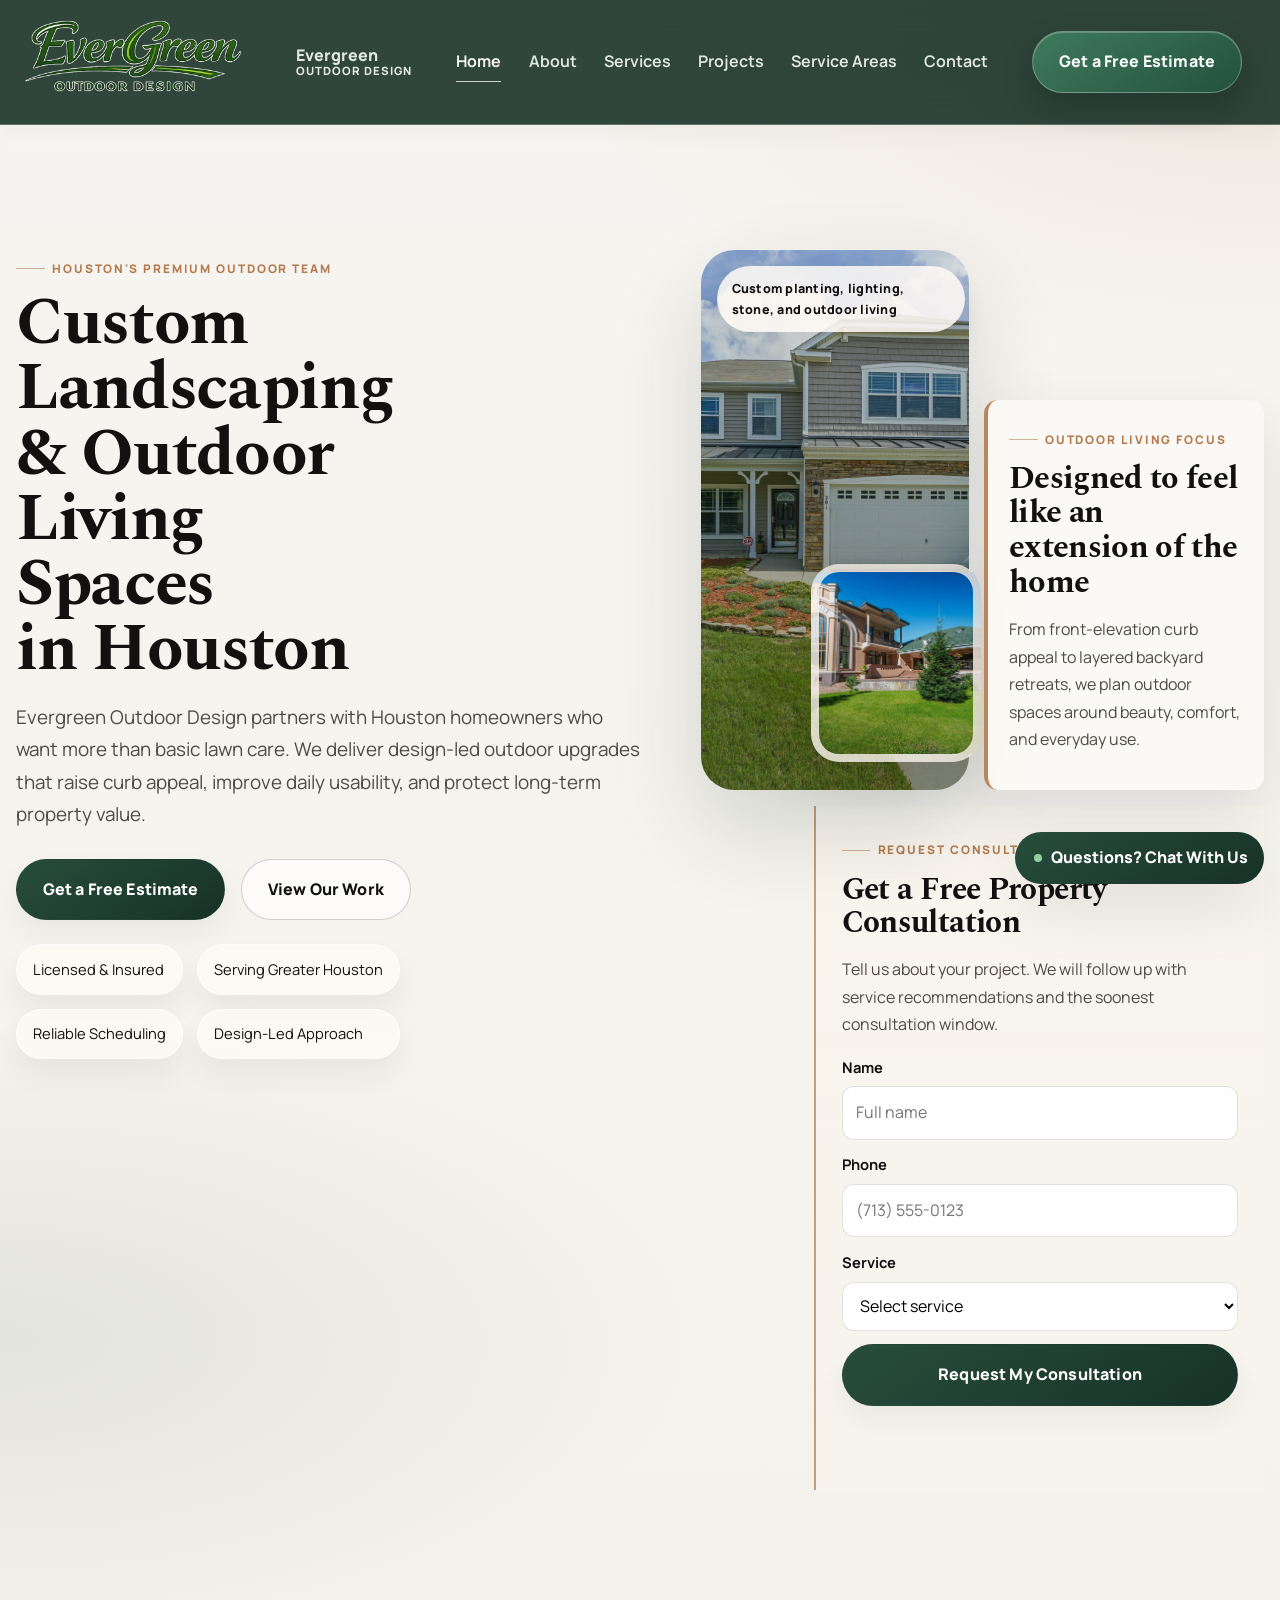
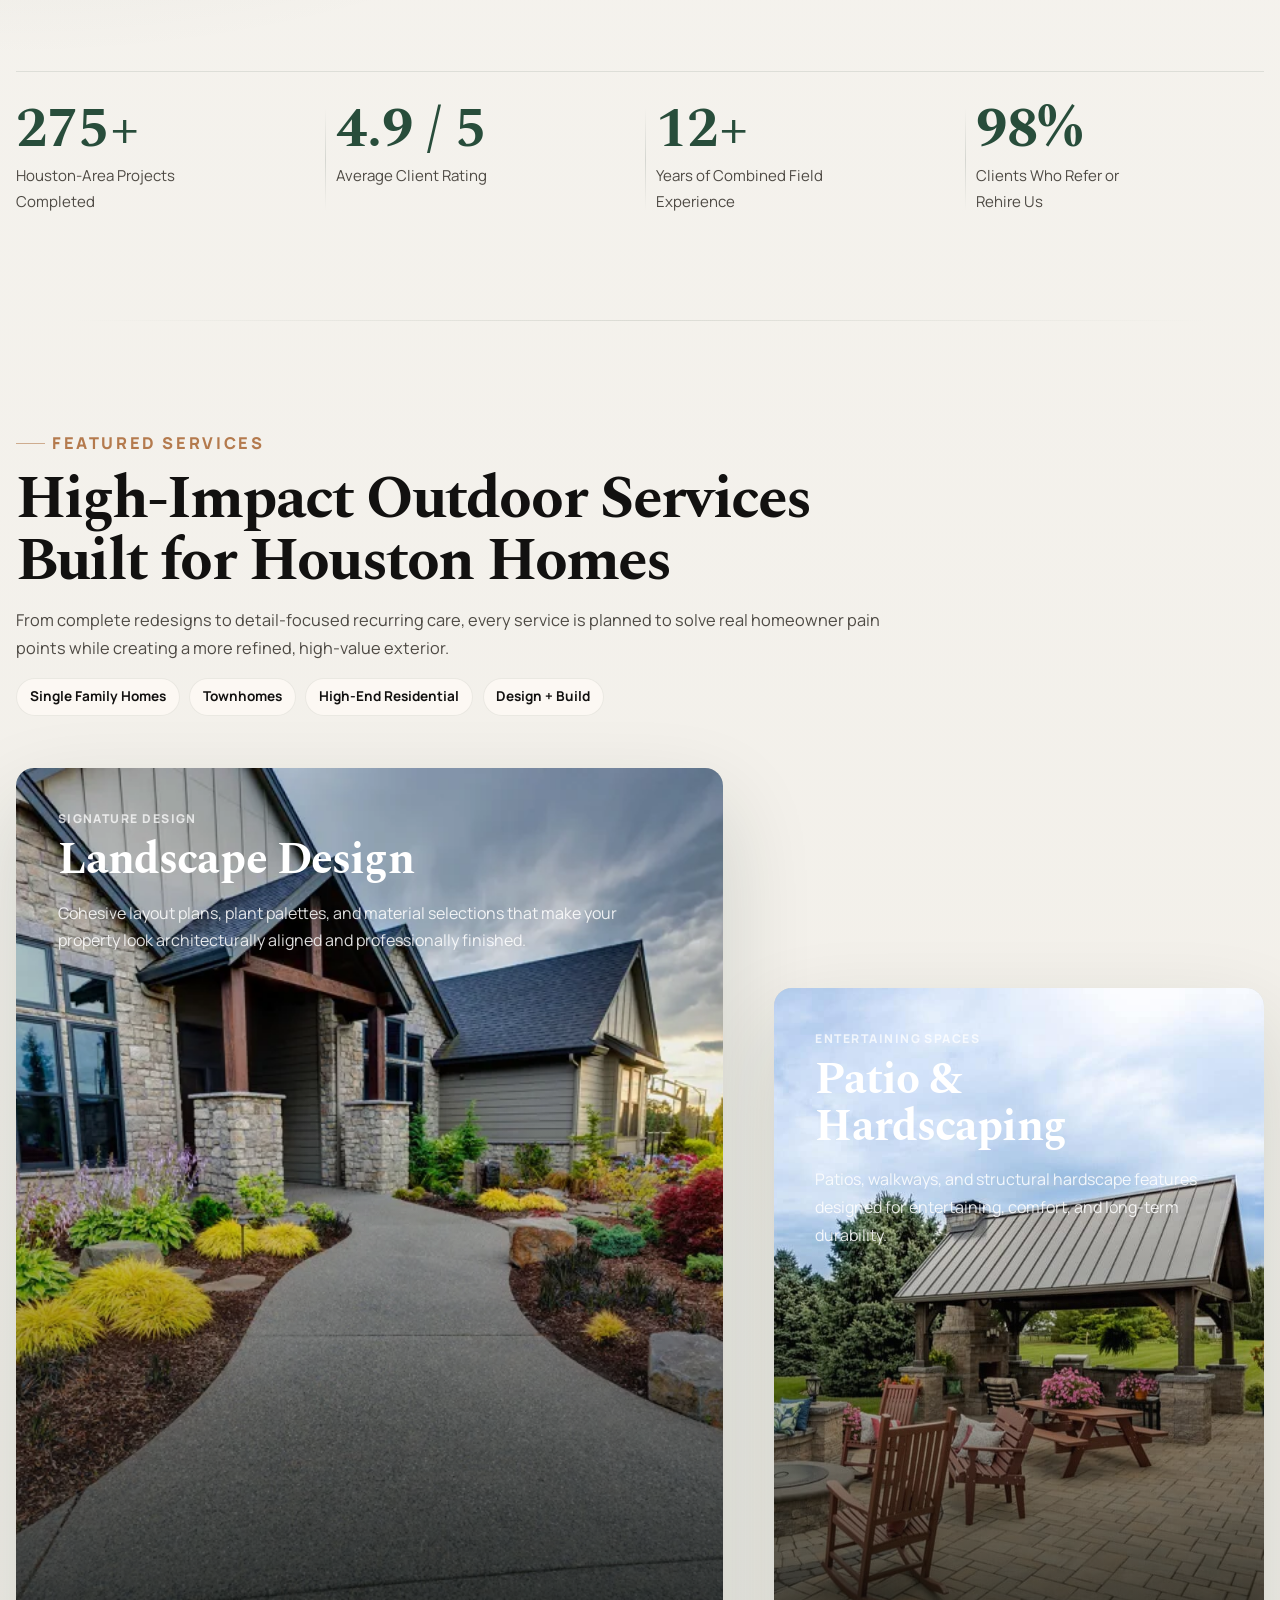
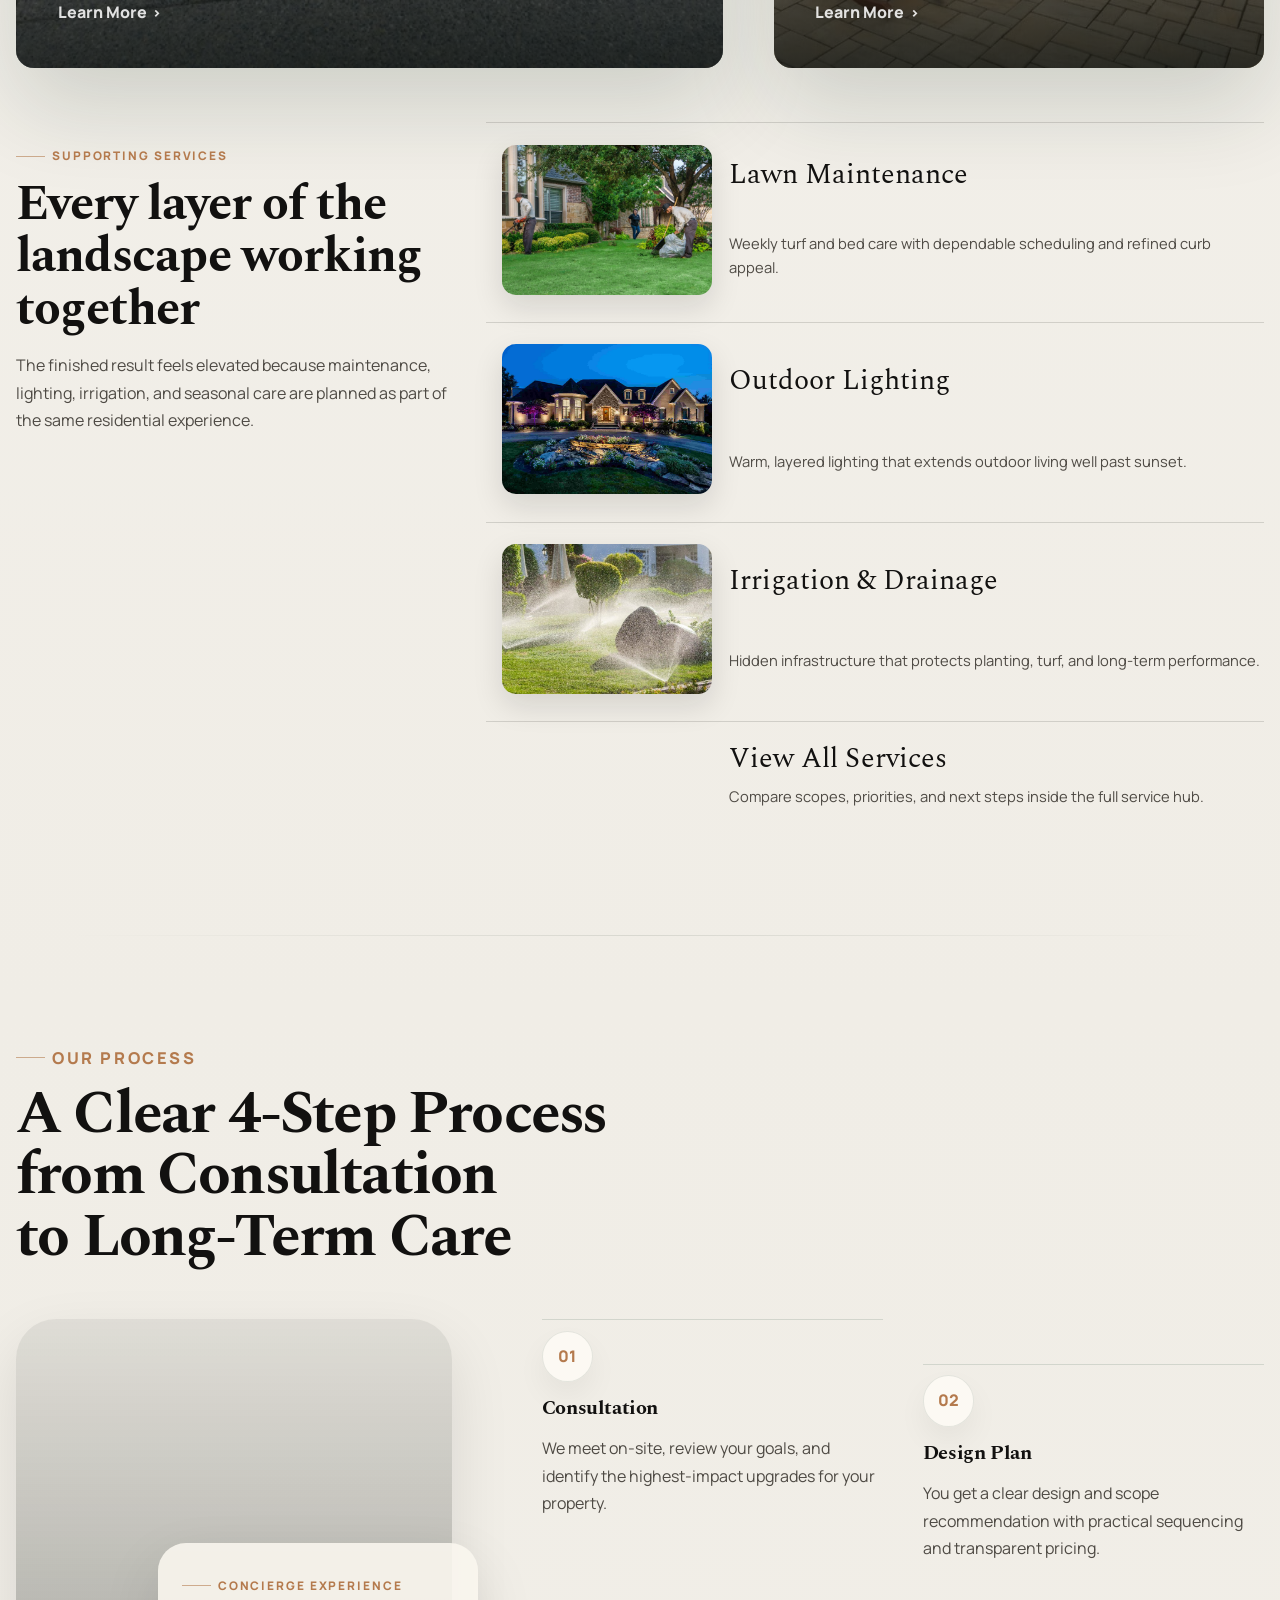
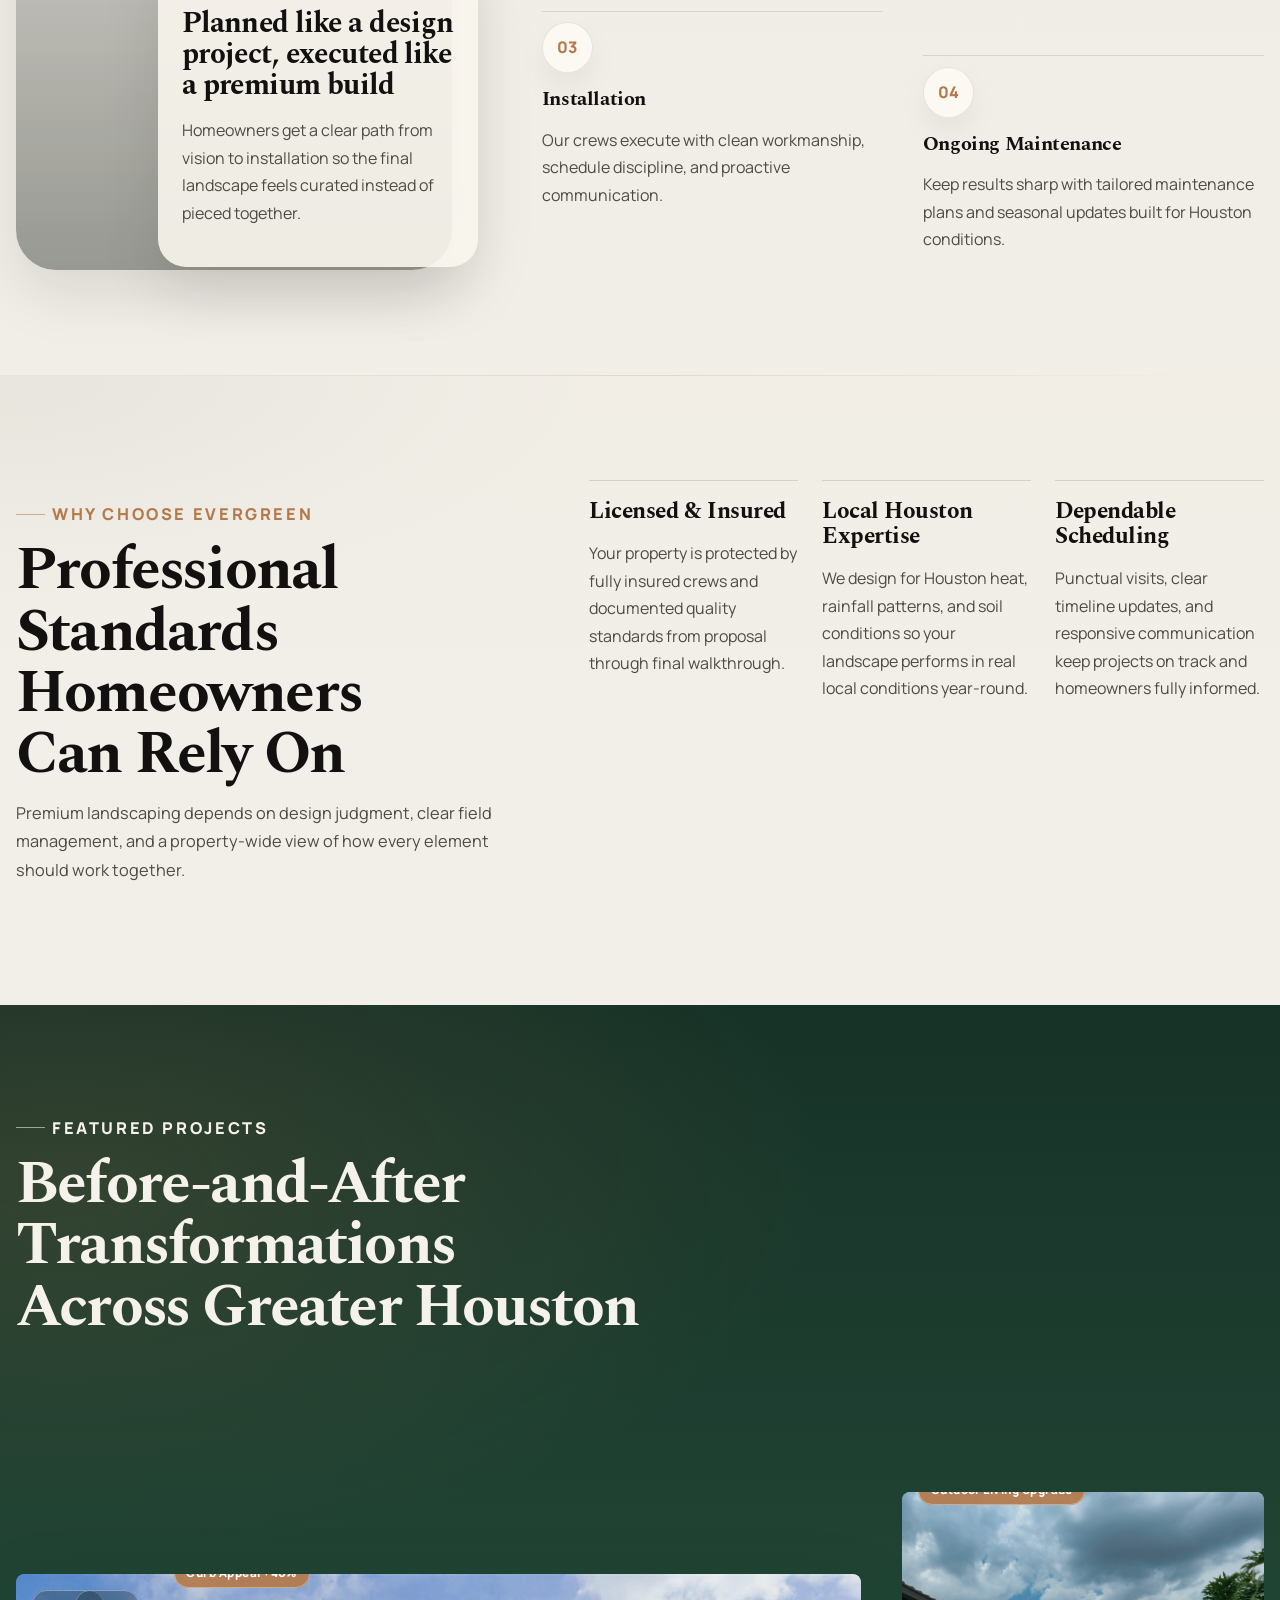
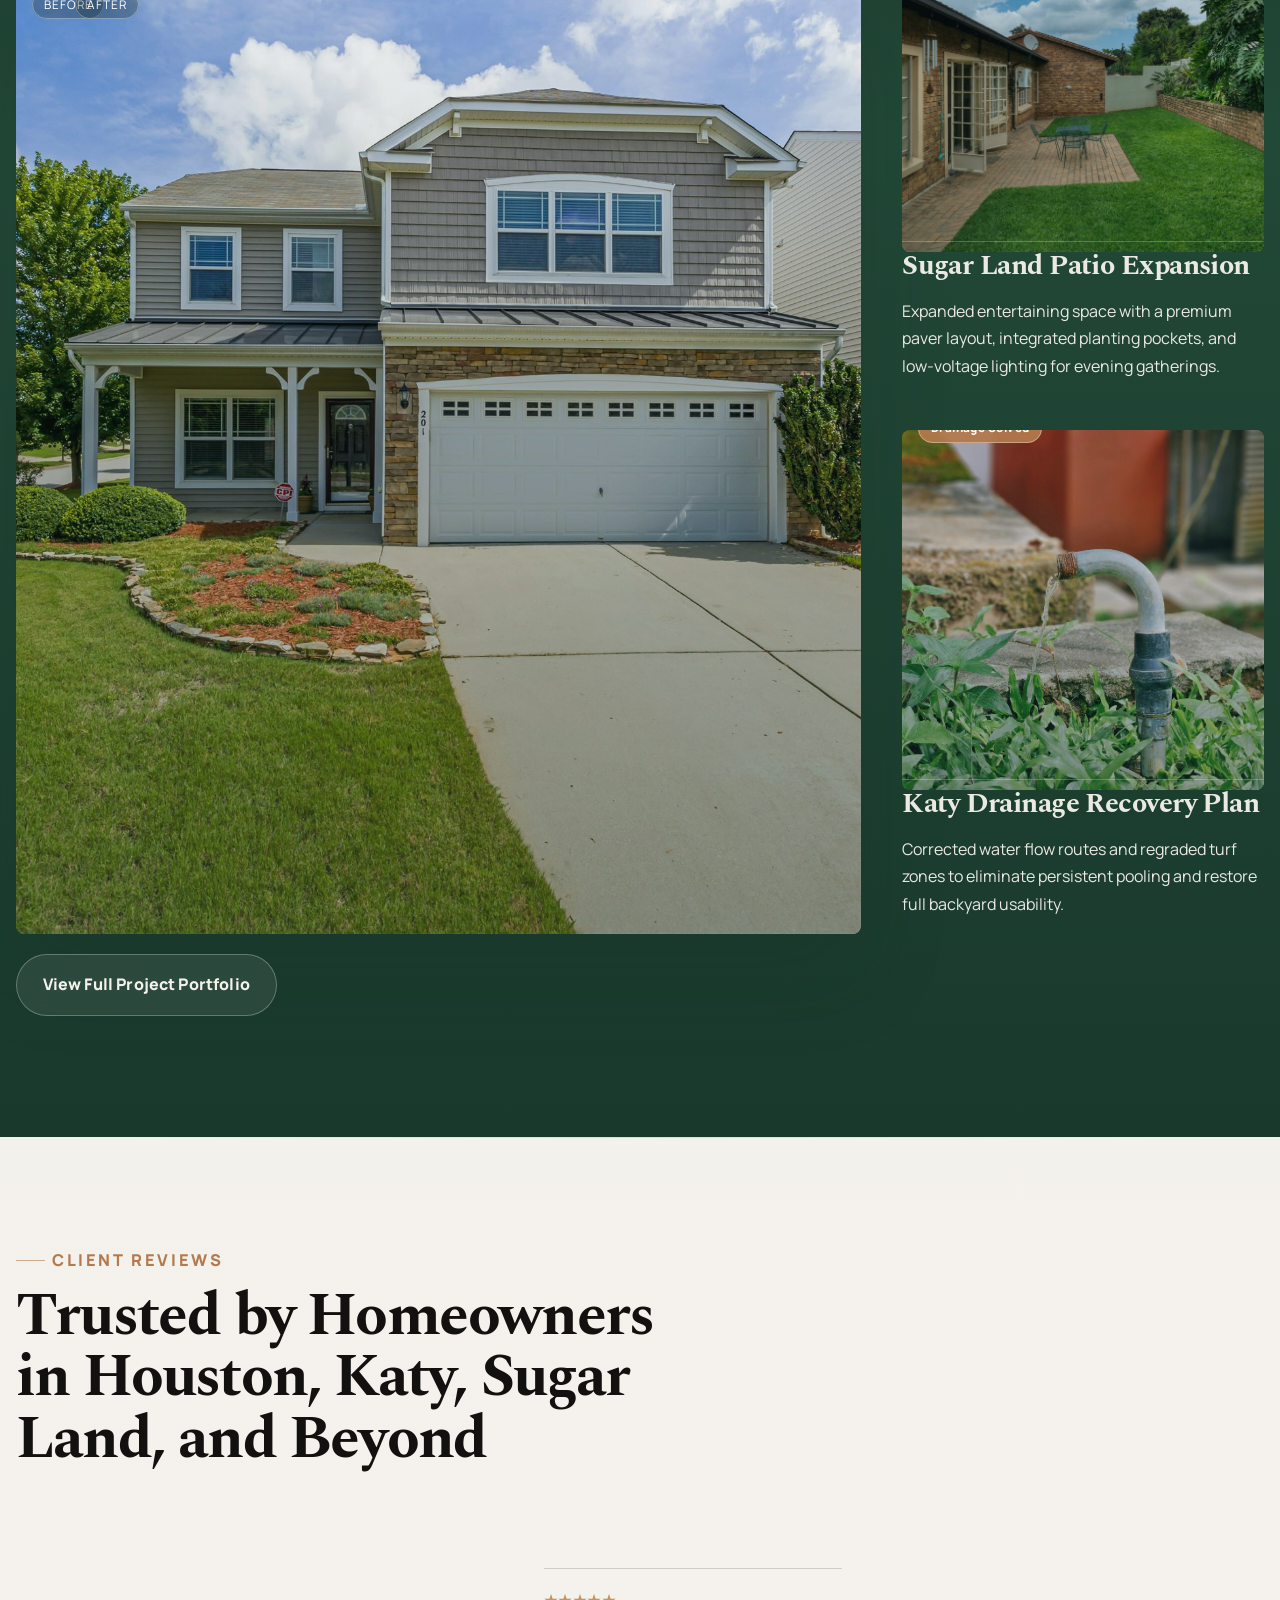
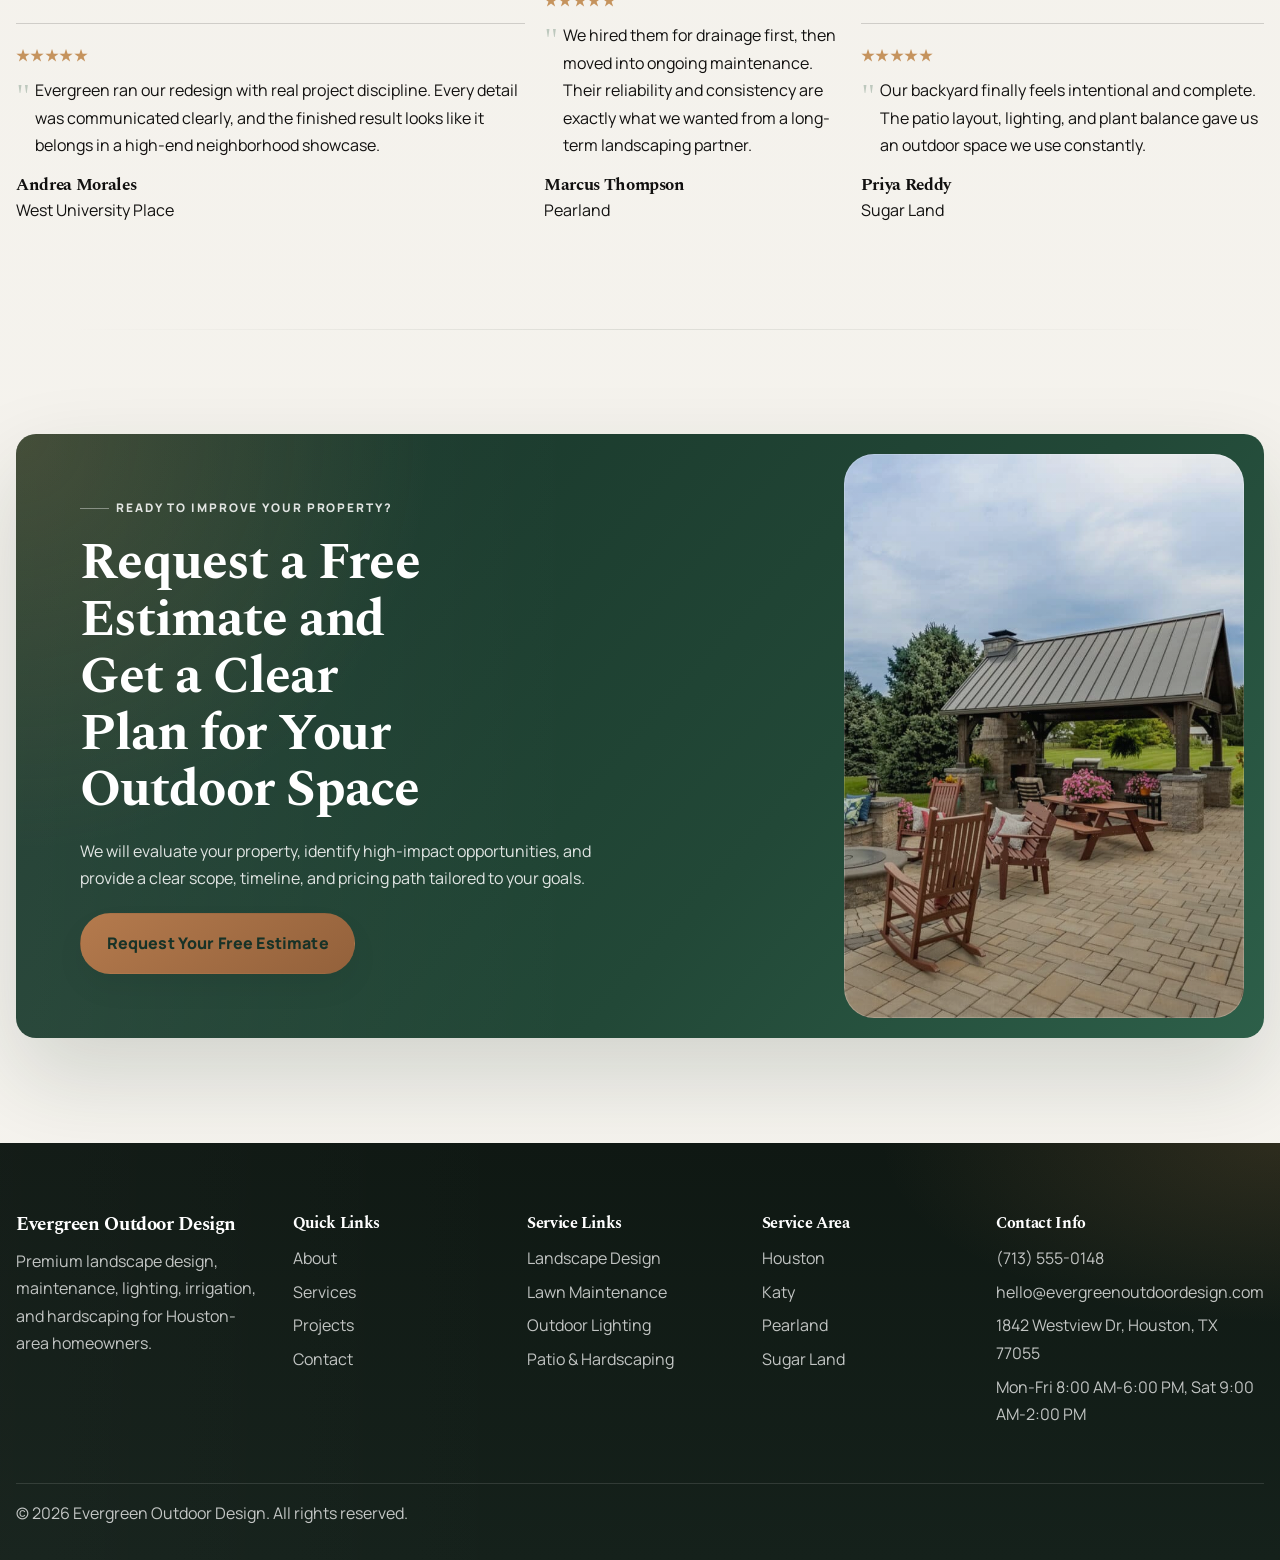
<file: index.html>
<!DOCTYPE html>
<html lang="en">
  <head>
    <meta charset="UTF-8" />
    <meta name="viewport" content="width=device-width, initial-scale=1.0" />
    <title>Evergreen Outdoor Design | Premium Landscaping in Houston</title>
    <meta
      name="description"
      content="Evergreen Outdoor Design creates premium landscape design, outdoor lighting, lawn care, irrigation, and hardscaping projects for Houston-area homeowners."
    />
    <link rel="preconnect" href="https://fonts.googleapis.com" />
    <link rel="preconnect" href="https://fonts.gstatic.com" crossorigin />
    <link
      href="https://fonts.googleapis.com/css2?family=Manrope:wght@400;500;600;700;800&family=Spectral:wght@500;600;700&display=swap"
      rel="stylesheet"
    />
    <link rel="stylesheet" href="styles.css" />
  </head>
  <body class="page-home">
    <a class="skip-link" href="#main-content">Skip to content</a>

    <!-- Header / Navigation -->
    <header class="site-header">
      <div class="container nav-wrap">
        <a class="brand" href="index.html" aria-label="Evergreen Outdoor Design Home">
          <img class="brand-logo" src="images/logo.png" alt="Evergreen Outdoor Design logo" />
          <span class="brand-text">Evergreen<small>Outdoor Design</small></span>
        </a>

        <button class="menu-toggle" aria-expanded="false" aria-controls="main-nav">
          Menu
        </button>

        <nav class="main-nav" id="main-nav" aria-label="Primary">
          <a href="index.html">Home</a>
          <a href="about.html">About</a>
          <a href="services.html">Services</a>
          <a href="projects.html">Projects</a>
          <a href="service-areas.html">Service Areas</a>
          <a href="contact.html">Contact</a>
        </nav>

        <a class="btn btn-primary nav-cta" href="contact.html">Get a Free Estimate</a>
      </div>
    </header>

    <main id="main-content">
      <!-- Hero -->
      <section class="hero section">
        <div class="container hero-grid">
          <div class="hero-copy">
            <p class="eyebrow">Houston's Premium Outdoor Team</p>
            <h1>Custom Landscaping &amp; Outdoor Living Spaces in Houston</h1>
            <p class="hero-subhead">
              Evergreen Outdoor Design partners with Houston homeowners who want more
              than basic lawn care. We deliver design-led outdoor upgrades that raise
              curb appeal, improve daily usability, and protect long-term property
              value.
            </p>
            <div class="hero-actions">
              <a class="btn btn-primary" href="contact.html">Get a Free Estimate</a>
              <a class="btn btn-secondary" href="projects.html">View Our Work</a>
            </div>
            <ul class="trust-badges" aria-label="Trust badges">
              <li>Licensed &amp; Insured</li>
              <li>Serving Greater Houston</li>
              <li>Reliable Scheduling</li>
              <li>Design-Led Approach</li>
            </ul>
          </div>

          <div class="hero-stage">
            <div class="hero-showcase">
              <div class="hero-showcase-main">
                <span class="hero-floating-note">Custom planting, lighting, stone, and outdoor living</span>
              </div>
              <div class="hero-showcase-detail">
                <p class="eyebrow">Outdoor Living Focus</p>
                <h3>Designed to feel like an extension of the home</h3>
                <p>
                  From front-elevation curb appeal to layered backyard retreats, we
                  plan outdoor spaces around beauty, comfort, and everyday use.
                </p>
              </div>
            </div>

            <div class="consult-card card">
              <p class="eyebrow">Request Consultation</p>
              <h3>Get a Free Property Consultation</h3>
              <p>
                Tell us about your project. We will follow up with service recommendations
                and the soonest consultation window.
              </p>
              <form class="quick-form js-estimate-form">
                <label for="home-name">Name</label>
                <input id="home-name" name="name" type="text" placeholder="Full name" required />

                <label for="home-phone">Phone</label>
                <input id="home-phone" name="phone" type="tel" placeholder="(713) 555-0123" required />

                <label for="home-service">Service</label>
                <select id="home-service" name="service" required>
                  <option value="">Select service</option>
                  <option>Landscape Design</option>
                  <option>Lawn Maintenance</option>
                  <option>Outdoor Lighting</option>
                  <option>Irrigation &amp; Drainage</option>
                  <option>Patio &amp; Hardscaping</option>
                </select>

                <button class="btn btn-primary" type="submit">Request My Consultation</button>
                <p class="form-note" aria-live="polite"></p>
              </form>
            </div>
          </div>
        </div>
      </section>

      <!-- Social Proof Metrics -->
      <section class="section metrics-strip">
        <div class="container metrics-grid">
          <article class="metric-item">
            <strong>275+</strong>
            <p>Houston-Area Projects Completed</p>
          </article>
          <article class="metric-item">
            <strong>4.9 / 5</strong>
            <p>Average Client Rating</p>
          </article>
          <article class="metric-item">
            <strong>12+</strong>
            <p>Years of Combined Field Experience</p>
          </article>
          <article class="metric-item">
            <strong>98%</strong>
            <p>Clients Who Refer or Rehire Us</p>
          </article>
        </div>
      </section>

      <!-- Featured Services -->
      <section class="section featured-services">
        <div class="container">
          <div class="section-head">
            <p class="eyebrow">Featured Services</p>
            <h2>High-Impact Outdoor Services Built for Houston Homes</h2>
            <p>
              From complete redesigns to detail-focused recurring care, every service
              is planned to solve real homeowner pain points while creating a more
              refined, high-value exterior.
            </p>
            <ul class="pill-list">
              <li>Single Family Homes</li>
              <li>Townhomes</li>
              <li>High-End Residential</li>
              <li>Design + Build</li>
            </ul>
          </div>

          <div class="service-editorial-grid">
            <article class="service-story service-story-primary service-landscape">
              <img
                class="service-story-image"
                src="images/Landscape Design.webp"
                alt="Professionally designed Houston front yard with layered planting beds and stone edging"
                loading="lazy"
              />
              <p class="service-kicker">Signature Design</p>
              <h3>Landscape Design</h3>
              <p>
                Cohesive layout plans, plant palettes, and material selections that
                make your property look architecturally aligned and professionally
                finished.
              </p>
              <a class="service-link" href="landscape-design.html">Learn More</a>
            </article>

            <article class="service-story service-story-secondary service-patio">
              <img
                class="service-story-image"
                src="images/Patio & Hardscaping.jpg"
                alt="Backyard patio and hardscaping layout with pavers, steps, and integrated planting"
                loading="lazy"
              />
              <p class="service-kicker">Entertaining Spaces</p>
              <h3>Patio &amp; Hardscaping</h3>
              <p>
                Patios, walkways, and structural hardscape features designed for
                entertaining, comfort, and long-term durability.
              </p>
              <a class="service-link" href="patio-hardscaping.html">Learn More</a>
            </article>

            <article class="service-directory card">
              <div class="service-directory-intro">
                <p class="eyebrow">Supporting Services</p>
                <h3>Every layer of the landscape working together</h3>
                <p>
                  The finished result feels elevated because maintenance, lighting,
                  irrigation, and seasonal care are planned as part of the same
                  residential experience.
                </p>
              </div>

              <div class="service-directory-list">
                <a class="service-row" href="lawn-maintenance.html">
                  <img
                    class="service-row-image"
                    src="images/lawn maintenance.jpg"
                    alt="Lawn maintenance crew mowing and edging a residential Houston yard"
                    loading="lazy"
                  />
                  <span>Lawn Maintenance</span>
                  <small>
                    Weekly turf and bed care with dependable scheduling and refined curb
                    appeal.
                  </small>
                </a>
                <a class="service-row" href="outdoor-lighting.html">
                  <img
                    class="service-row-image"
                    src="images/Outdoor Lighting.webp"
                    alt="Warm outdoor pathway lighting illuminating a landscaped front walk at dusk"
                    loading="lazy"
                  />
                  <span>Outdoor Lighting</span>
                  <small>
                    Warm, layered lighting that extends outdoor living well past sunset.
                  </small>
                </a>
                <a class="service-row" href="irrigation-drainage.html">
                  <img
                    class="service-row-image"
                    src="images/Irrigation & Drainage.jpeg"
                    alt="Irrigation and drainage installation with sprinkler heads and graded landscape zones"
                    loading="lazy"
                  />
                  <span>Irrigation &amp; Drainage</span>
                  <small>
                    Hidden infrastructure that protects planting, turf, and long-term
                    performance.
                  </small>
                </a>
                <a class="service-row" href="services.html">
                  <span>View All Services</span>
                  <small>
                    Compare scopes, priorities, and next steps inside the full service
                    hub.
                  </small>
                </a>
              </div>
            </article>
          </div>
        </div>
      </section>

      <!-- Process -->
      <section class="section process-section">
        <div class="container">
          <div class="section-head">
            <p class="eyebrow">Our Process</p>
            <h2>A Clear 4-Step Process from Consultation to Long-Term Care</h2>
          </div>
          <div class="process-editorial">
            <div class="process-visual">
              <div class="process-visual-card">
                <p class="eyebrow">Concierge Experience</p>
                <h3>Planned like a design project, executed like a premium build</h3>
                <p>
                  Homeowners get a clear path from vision to installation so the final
                  landscape feels curated instead of pieced together.
                </p>
              </div>
            </div>
            <div class="process-grid">
              <article class="process-step">
                <span>01</span>
                <h3>Consultation</h3>
                <p>
                  We meet on-site, review your goals, and identify the highest-impact
                  upgrades for your property.
                </p>
              </article>
              <article class="process-step">
                <span>02</span>
                <h3>Design Plan</h3>
                <p>
                  You get a clear design and scope recommendation with practical
                  sequencing and transparent pricing.
                </p>
              </article>
              <article class="process-step">
                <span>03</span>
                <h3>Installation</h3>
                <p>
                  Our crews execute with clean workmanship, schedule discipline, and
                  proactive communication.
                </p>
              </article>
              <article class="process-step">
                <span>04</span>
                <h3>Ongoing Maintenance</h3>
                <p>
                  Keep results sharp with tailored maintenance plans and seasonal updates
                  built for Houston conditions.
                </p>
              </article>
            </div>
          </div>
        </div>
      </section>

      <!-- Why Choose Us -->
      <section class="section standards-section">
        <div class="container standards-layout">
          <div class="section-head">
            <p class="eyebrow">Why Choose Evergreen</p>
            <h2>Professional Standards Homeowners Can Rely On</h2>
            <p>
              Premium landscaping depends on design judgment, clear field management,
              and a property-wide view of how every element should work together.
            </p>
          </div>
          <div class="grid-3 standards-grid">
            <article class="card standard-card">
              <h3>Licensed &amp; Insured</h3>
              <p>
                Your property is protected by fully insured crews and documented
                quality standards from proposal through final walkthrough.
              </p>
            </article>
            <article class="card standard-card">
              <h3>Local Houston Expertise</h3>
              <p>
                We design for Houston heat, rainfall patterns, and soil conditions so
                your landscape performs in real local conditions year-round.
              </p>
            </article>
            <article class="card standard-card">
              <h3>Dependable Scheduling</h3>
              <p>
                Punctual visits, clear timeline updates, and responsive communication
                keep projects on track and homeowners fully informed.
              </p>
            </article>
          </div>
        </div>
      </section>

      <!-- Featured Projects -->
      <section class="section home-projects-spotlight">
        <div class="container">
          <div class="section-head">
            <p class="eyebrow">Featured Projects</p>
            <h2>Before-and-After Transformations Across Greater Houston</h2>
          </div>

          <div class="project-story-grid">
            <article class="project-story-card project-story-featured">
              <div class="project-image project-image-featured">
                <img
                  class="project-image-media"
                  src="images/projects/memorial-front-elevation-redesign.jpg"
                  alt="Front elevation redesign with refreshed foundation planting and improved residential curb appeal"
                  loading="lazy"
                />
                <span class="tag">Before</span>
                <span class="tag after">After</span>
                <span class="project-badge">Curb Appeal +40%</span>
              </div>
              <div class="project-copy">
                <h3>Memorial Complete Exterior Refresh</h3>
                <p>
                  Rebuilt overgrown foundation beds, upgraded facade lighting, and
                  introduced a structured planting layout to deliver a sharper,
                  upscale first impression from the street.
                </p>
                <ul class="project-notes">
                  <li>Front elevation rebalanced with structured planting layers</li>
                  <li>Facade lighting added for warmer evening presence</li>
                  <li>Street-facing arrival sequence designed to feel more intentional</li>
                </ul>
              </div>
            </article>
            <div class="project-story-stack">
              <article class="project-story-card">
                <div class="project-image variant-two">
                  <img
                    class="project-image-media"
                    src="images/projects/sugar-land-patio-expansion.jpg"
                    alt="Outdoor living patio expansion with paving, greenery, and a more usable entertaining layout"
                    loading="lazy"
                  />
                  <span class="project-badge">Outdoor Living Upgrade</span>
                </div>
                <div class="project-copy">
                  <h3>Sugar Land Patio Expansion</h3>
                  <p>
                    Expanded entertaining space with a premium paver layout, integrated
                    planting pockets, and low-voltage lighting for evening gatherings.
                  </p>
                </div>
              </article>
              <article class="project-story-card">
                <div class="project-image variant-three">
                  <img
                    class="project-image-media"
                    src="images/projects/katy-drainage-recovery.jpg"
                    alt="Drainage recovery work directing runoff away from a residential yard"
                    loading="lazy"
                  />
                  <span class="project-badge">Drainage Solved</span>
                </div>
                <div class="project-copy">
                  <h3>Katy Drainage Recovery Plan</h3>
                  <p>
                    Corrected water flow routes and regraded turf zones to eliminate
                    persistent pooling and restore full backyard usability.
                  </p>
                </div>
              </article>
            </div>
          </div>
          <p style="margin-top: 1.25rem">
            <a class="btn btn-secondary" href="projects.html">View Full Project Portfolio</a>
          </p>
        </div>
      </section>

      <!-- Testimonials -->
      <section class="section testimonials">
        <div class="container">
          <div class="section-head">
            <p class="eyebrow">Client Reviews</p>
            <h2>Trusted by Homeowners in Houston, Katy, Sugar Land, and Beyond</h2>
          </div>
          <div class="grid-3">
            <article class="card testimonial-card">
              <p class="stars">&#9733;&#9733;&#9733;&#9733;&#9733;</p>
              <p class="quote">
                Evergreen ran our redesign with real project discipline. Every detail
                was communicated clearly, and the finished result looks like it belongs
                in a high-end neighborhood showcase.
              </p>
              <h3>Andrea Morales</h3>
              <span>West University Place</span>
            </article>
            <article class="card testimonial-card">
              <p class="stars">&#9733;&#9733;&#9733;&#9733;&#9733;</p>
              <p class="quote">
                We hired them for drainage first, then moved into ongoing maintenance.
                Their reliability and consistency are exactly what we wanted from a
                long-term landscaping partner.
              </p>
              <h3>Marcus Thompson</h3>
              <span>Pearland</span>
            </article>
            <article class="card testimonial-card">
              <p class="stars">&#9733;&#9733;&#9733;&#9733;&#9733;</p>
              <p class="quote">
                Our backyard finally feels intentional and complete. The patio layout,
                lighting, and plant balance gave us an outdoor space we use constantly.
              </p>
              <h3>Priya Reddy</h3>
              <span>Sugar Land</span>
            </article>
          </div>
        </div>
      </section>

      <!-- Primary CTA -->
      <section class="section">
        <div class="container cta-band">
          <p class="eyebrow">Ready to Improve Your Property?</p>
          <h2>Request a Free Estimate and Get a Clear Plan for Your Outdoor Space</h2>
          <p>
            We will evaluate your property, identify high-impact opportunities, and
            provide a clear scope, timeline, and pricing path tailored to your goals.
          </p>
          <a class="btn btn-primary" href="contact.html">Request Your Free Estimate</a>
        </div>
      </section>
    </main>

    <!-- Footer -->
    <footer class="site-footer">
      <div class="container footer-grid">
        <div>
          <h3>Evergreen Outdoor Design</h3>
          <p>
            Premium landscape design, maintenance, lighting, irrigation, and
            hardscaping for Houston-area homeowners.
          </p>
        </div>
        <div>
          <h4>Quick Links</h4>
          <ul>
            <li><a href="about.html">About</a></li>
            <li><a href="services.html">Services</a></li>
            <li><a href="projects.html">Projects</a></li>
            <li><a href="contact.html">Contact</a></li>
          </ul>
        </div>
        <div>
          <h4>Service Links</h4>
          <ul>
            <li><a href="landscape-design.html">Landscape Design</a></li>
            <li><a href="lawn-maintenance.html">Lawn Maintenance</a></li>
            <li><a href="outdoor-lighting.html">Outdoor Lighting</a></li>
            <li><a href="patio-hardscaping.html">Patio &amp; Hardscaping</a></li>
          </ul>
        </div>
        <div>
          <h4>Service Area</h4>
          <ul>
            <li>Houston</li>
            <li>Katy</li>
            <li>Pearland</li>
            <li>Sugar Land</li>
          </ul>
        </div>
        <div>
          <h4>Contact Info</h4>
          <ul>
            <li>(713) 555-0148</li>
            <li>hello@evergreenoutdoordesign.com</li>
            <li>1842 Westview Dr, Houston, TX 77055</li>
            <li>Mon-Fri 8:00 AM-6:00 PM, Sat 9:00 AM-2:00 PM</li>
          </ul>
        </div>
      </div>
      <div class="container footer-bottom">
        <p>&copy; <span id="year"></span> Evergreen Outdoor Design. All rights reserved.</p>
      </div>
    </footer>

    <!-- Chatbot -->
    <section class="chatbot" aria-label="Website chat assistant">
      <button class="chatbot-toggle" id="chatbot-toggle" aria-expanded="false">
        Questions? Chat With Us
      </button>
      <div class="chatbot-panel" id="chatbot-panel">
        <div class="chatbot-header">
          <div class="chatbot-title-wrap">
            <span class="chatbot-avatar" aria-hidden="true">EO</span>
            <div>
              <h3>Website Assistant</h3>
              <p>Instant automated answers</p>
            </div>
          </div>
          <button id="chatbot-close" aria-label="Close chat">&times;</button>
        </div>
        <div class="chatbot-messages" id="chatbot-messages">
          <div class="msg bot">
            Welcome to Evergreen Outdoor Design. I can help with estimates, services,
            and service areas.
            <span class="msg-time">Just now</span>
          </div>
        </div>
        <div class="chatbot-quick-actions">
          <button type="button" data-question="estimate">How do I get an estimate?</button>
          <button type="button" data-question="areas">What areas do you serve?</button>
          <button type="button" data-question="services">What services do you offer?</button>
        </div>
        <form class="chatbot-input-row" id="chatbot-form">
          <label class="sr-only" for="chatbot-input">Type your message</label>
          <input
            id="chatbot-input"
            type="text"
            placeholder="Ask about pricing, service areas, or scheduling..."
            autocomplete="off"
          />
          <button type="submit">Send</button>
        </form>
      </div>
    </section>

    <script src="script.js"></script>
  </body>
</html>
</file>
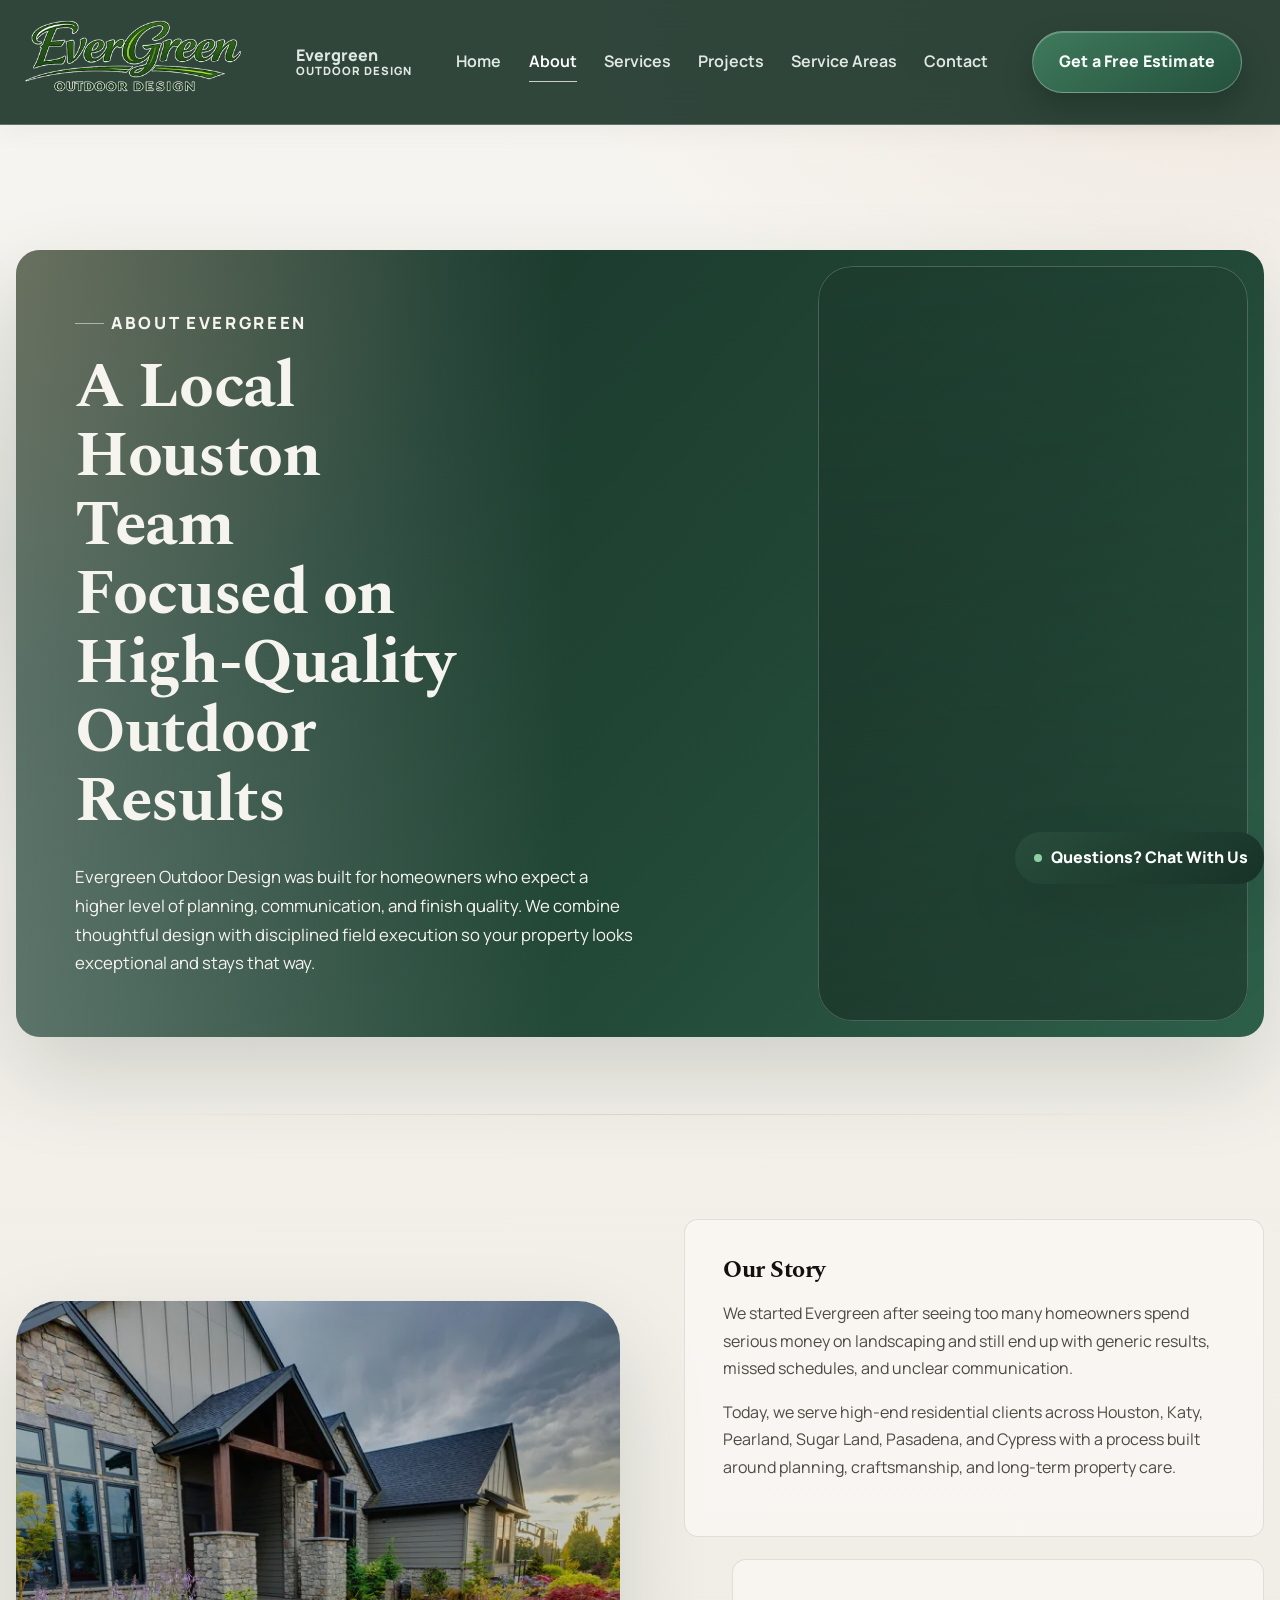
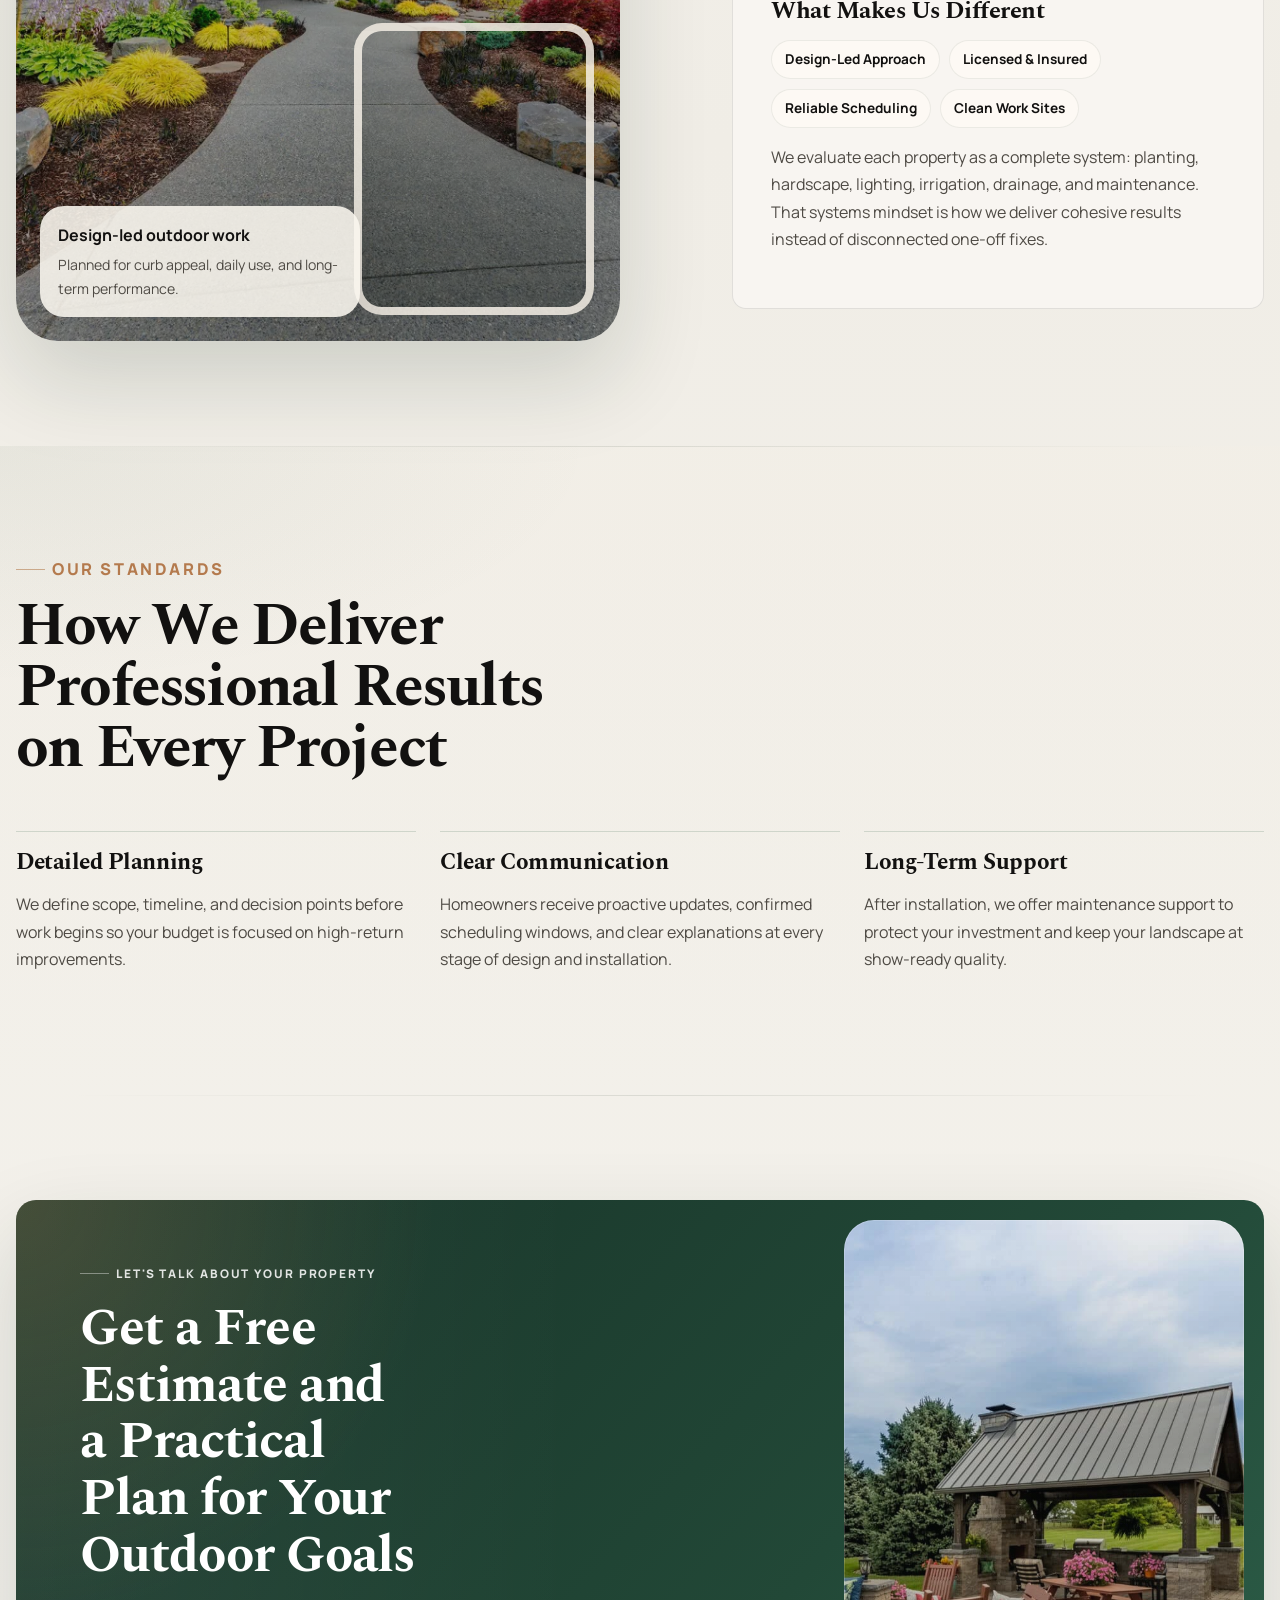
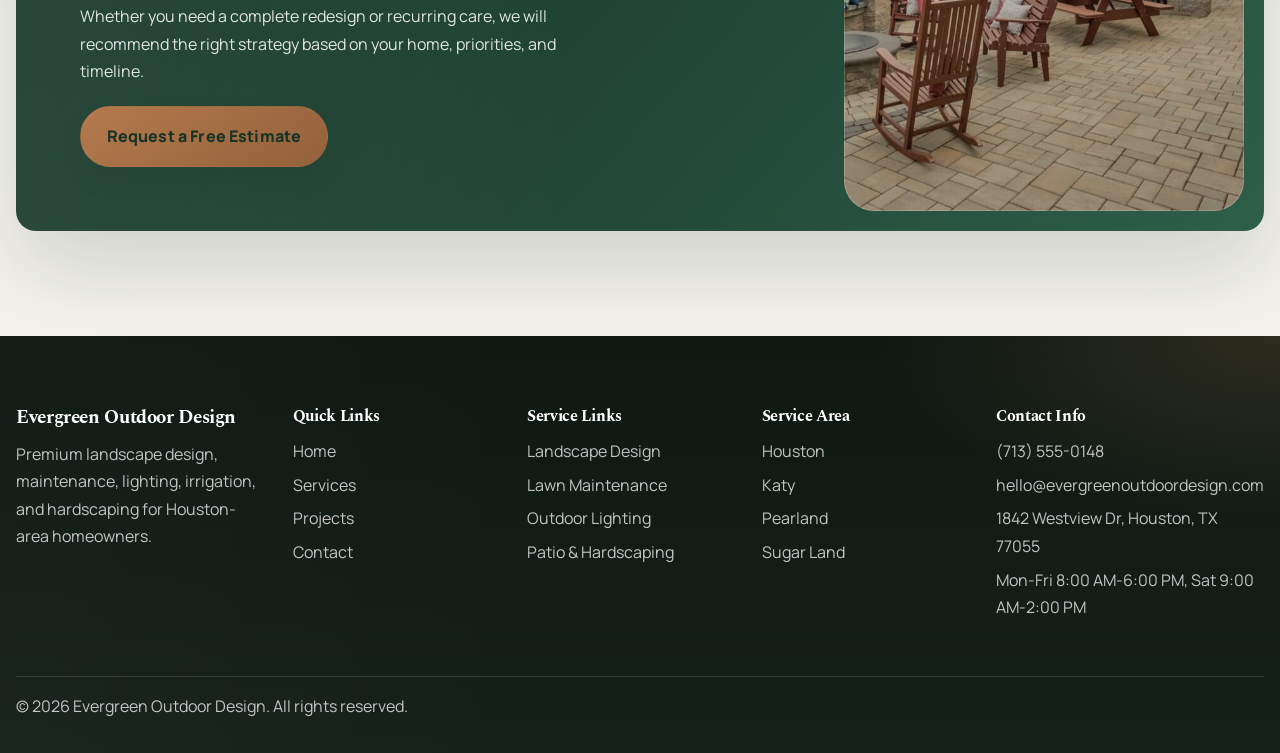
<file: about.html>
<!DOCTYPE html>
<html lang="en">
  <head>
    <meta charset="UTF-8" />
    <meta name="viewport" content="width=device-width, initial-scale=1.0" />
    <title>About Evergreen Outdoor Design | Houston Landscaping Experts</title>
    <meta
      name="description"
      content="Learn how Evergreen Outdoor Design helps Houston homeowners with premium landscape design, installation, and maintenance."
    />
    <link rel="preconnect" href="https://fonts.googleapis.com" />
    <link rel="preconnect" href="https://fonts.gstatic.com" crossorigin />
    <link
      href="https://fonts.googleapis.com/css2?family=Manrope:wght@400;500;600;700;800&family=Spectral:wght@500;600;700&display=swap"
      rel="stylesheet"
    />
    <link rel="stylesheet" href="styles.css" />
  </head>
  <body class="page-about">
    <a class="skip-link" href="#main-content">Skip to content</a>

    <header class="site-header">
      <div class="container nav-wrap">
        <a class="brand" href="index.html" aria-label="Evergreen Outdoor Design Home">
          <img class="brand-logo" src="images/logo.png" alt="Evergreen Outdoor Design logo" />
          <span class="brand-text">Evergreen<small>Outdoor Design</small></span>
        </a>
        <button class="menu-toggle" aria-expanded="false" aria-controls="main-nav">
          Menu
        </button>
        <nav class="main-nav" id="main-nav" aria-label="Primary">
          <a href="index.html">Home</a>
          <a href="about.html">About</a>
          <a href="services.html">Services</a>
          <a href="projects.html">Projects</a>
          <a href="service-areas.html">Service Areas</a>
          <a href="contact.html">Contact</a>
        </nav>
        <a class="btn btn-primary nav-cta" href="contact.html">Get a Free Estimate</a>
      </div>
    </header>

    <main id="main-content">
      <section class="page-hero section">
        <div class="container page-hero-panel">
          <p class="eyebrow">About Evergreen</p>
          <h1>A Local Houston Team Focused on High-Quality Outdoor Results</h1>
          <p>
            Evergreen Outdoor Design was built for homeowners who expect a higher level
            of planning, communication, and finish quality. We combine thoughtful
            design with disciplined field execution so your property looks exceptional
            and stays that way.
          </p>
        </div>
      </section>

      <section class="section">
        <div class="container story-layout">
          <div class="story-visual about-story-visual">
            <div class="story-visual-note">
              <strong>Design-led outdoor work</strong>
              <span>Planned for curb appeal, daily use, and long-term performance.</span>
            </div>
          </div>
          <div class="story-copy-stack">
            <article class="card story-panel">
              <h2>Our Story</h2>
              <p>
                We started Evergreen after seeing too many homeowners spend serious money
                on landscaping and still end up with generic results, missed schedules,
                and unclear communication.
              </p>
              <p>
                Today, we serve high-end residential clients across Houston, Katy,
                Pearland, Sugar Land, Pasadena, and Cypress with a process built around
                planning, craftsmanship, and long-term property care.
              </p>
            </article>
            <article class="card story-panel story-panel-accent">
              <h2>What Makes Us Different</h2>
              <ul class="pill-list" style="margin-bottom: 1rem">
                <li>Design-Led Approach</li>
                <li>Licensed &amp; Insured</li>
                <li>Reliable Scheduling</li>
                <li>Clean Work Sites</li>
              </ul>
              <p>
                We evaluate each property as a complete system: planting, hardscape,
                lighting, irrigation, drainage, and maintenance. That systems mindset is
                how we deliver cohesive results instead of disconnected one-off fixes.
              </p>
            </article>
          </div>
        </div>
      </section>

      <section class="section standards-section">
        <div class="container">
          <div class="section-head">
            <p class="eyebrow">Our Standards</p>
            <h2>How We Deliver Professional Results on Every Project</h2>
          </div>
          <div class="grid-3 standards-grid">
            <article class="card standard-card">
              <h3>Detailed Planning</h3>
              <p>
                We define scope, timeline, and decision points before work begins so
                your budget is focused on high-return improvements.
              </p>
            </article>
            <article class="card standard-card">
              <h3>Clear Communication</h3>
              <p>
                Homeowners receive proactive updates, confirmed scheduling windows, and
                clear explanations at every stage of design and installation.
              </p>
            </article>
            <article class="card standard-card">
              <h3>Long-Term Support</h3>
              <p>
                After installation, we offer maintenance support to protect your
                investment and keep your landscape at show-ready quality.
              </p>
            </article>
          </div>
        </div>
      </section>

      <section class="section">
        <div class="container cta-band">
          <p class="eyebrow">Let's Talk About Your Property</p>
          <h2>Get a Free Estimate and a Practical Plan for Your Outdoor Goals</h2>
          <p>
            Whether you need a complete redesign or recurring care, we will recommend
            the right strategy based on your home, priorities, and timeline.
          </p>
          <a class="btn btn-primary" href="contact.html">Request a Free Estimate</a>
        </div>
      </section>
    </main>

    <footer class="site-footer">
      <div class="container footer-grid">
        <div>
          <h3>Evergreen Outdoor Design</h3>
          <p>
            Premium landscape design, maintenance, lighting, irrigation, and
            hardscaping for Houston-area homeowners.
          </p>
        </div>
        <div>
          <h4>Quick Links</h4>
          <ul>
            <li><a href="index.html">Home</a></li>
            <li><a href="services.html">Services</a></li>
            <li><a href="projects.html">Projects</a></li>
            <li><a href="contact.html">Contact</a></li>
          </ul>
        </div>
        <div>
          <h4>Service Links</h4>
          <ul>
            <li><a href="landscape-design.html">Landscape Design</a></li>
            <li><a href="lawn-maintenance.html">Lawn Maintenance</a></li>
            <li><a href="outdoor-lighting.html">Outdoor Lighting</a></li>
            <li><a href="patio-hardscaping.html">Patio &amp; Hardscaping</a></li>
          </ul>
        </div>
        <div>
          <h4>Service Area</h4>
          <ul>
            <li>Houston</li>
            <li>Katy</li>
            <li>Pearland</li>
            <li>Sugar Land</li>
          </ul>
        </div>
        <div>
          <h4>Contact Info</h4>
          <ul>
            <li>(713) 555-0148</li>
            <li>hello@evergreenoutdoordesign.com</li>
            <li>1842 Westview Dr, Houston, TX 77055</li>
            <li>Mon-Fri 8:00 AM-6:00 PM, Sat 9:00 AM-2:00 PM</li>
          </ul>
        </div>
      </div>
      <div class="container footer-bottom">
        <p>&copy; <span id="year"></span> Evergreen Outdoor Design. All rights reserved.</p>
      </div>
    </footer>

    <section class="chatbot" aria-label="Website chat assistant">
      <button class="chatbot-toggle" id="chatbot-toggle" aria-expanded="false">
        Questions? Chat With Us
      </button>
      <div class="chatbot-panel" id="chatbot-panel">
        <div class="chatbot-header">
          <div class="chatbot-title-wrap">
            <span class="chatbot-avatar" aria-hidden="true">EO</span>
            <div>
              <h3>Website Assistant</h3>
              <p>Instant automated answers</p>
            </div>
          </div>
          <button id="chatbot-close" aria-label="Close chat">&times;</button>
        </div>
        <div class="chatbot-messages" id="chatbot-messages">
          <div class="msg bot">
            Welcome to Evergreen Outdoor Design. I can help with estimates, services,
            and service areas.
            <span class="msg-time">Just now</span>
          </div>
        </div>
        <div class="chatbot-quick-actions">
          <button type="button" data-question="estimate">How do I get an estimate?</button>
          <button type="button" data-question="areas">What areas do you serve?</button>
          <button type="button" data-question="services">What services do you offer?</button>
        </div>
        <form class="chatbot-input-row" id="chatbot-form">
          <label class="sr-only" for="chatbot-input">Type your message</label>
          <input id="chatbot-input" type="text" placeholder="Ask a question..." autocomplete="off" />
          <button type="submit">Send</button>
        </form>
      </div>
    </section>

    <script src="script.js"></script>
  </body>
</html>
</file>
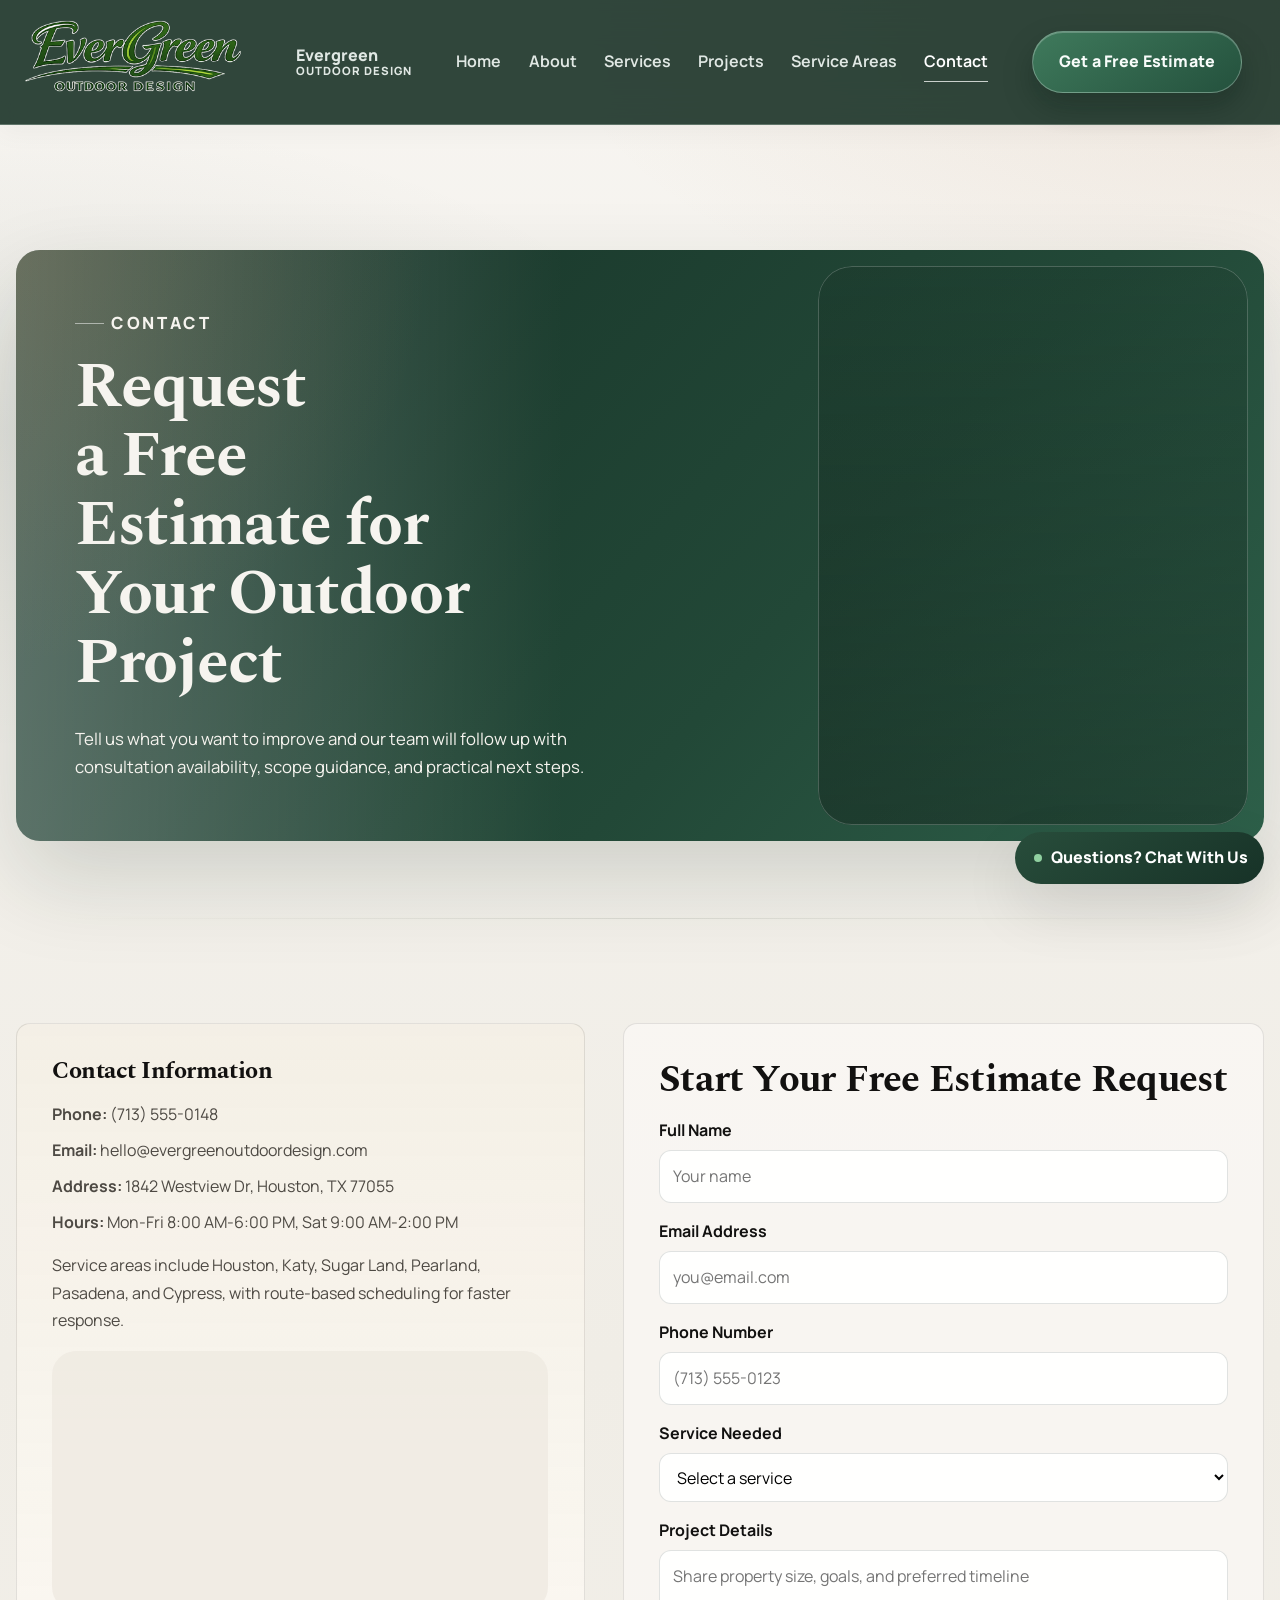
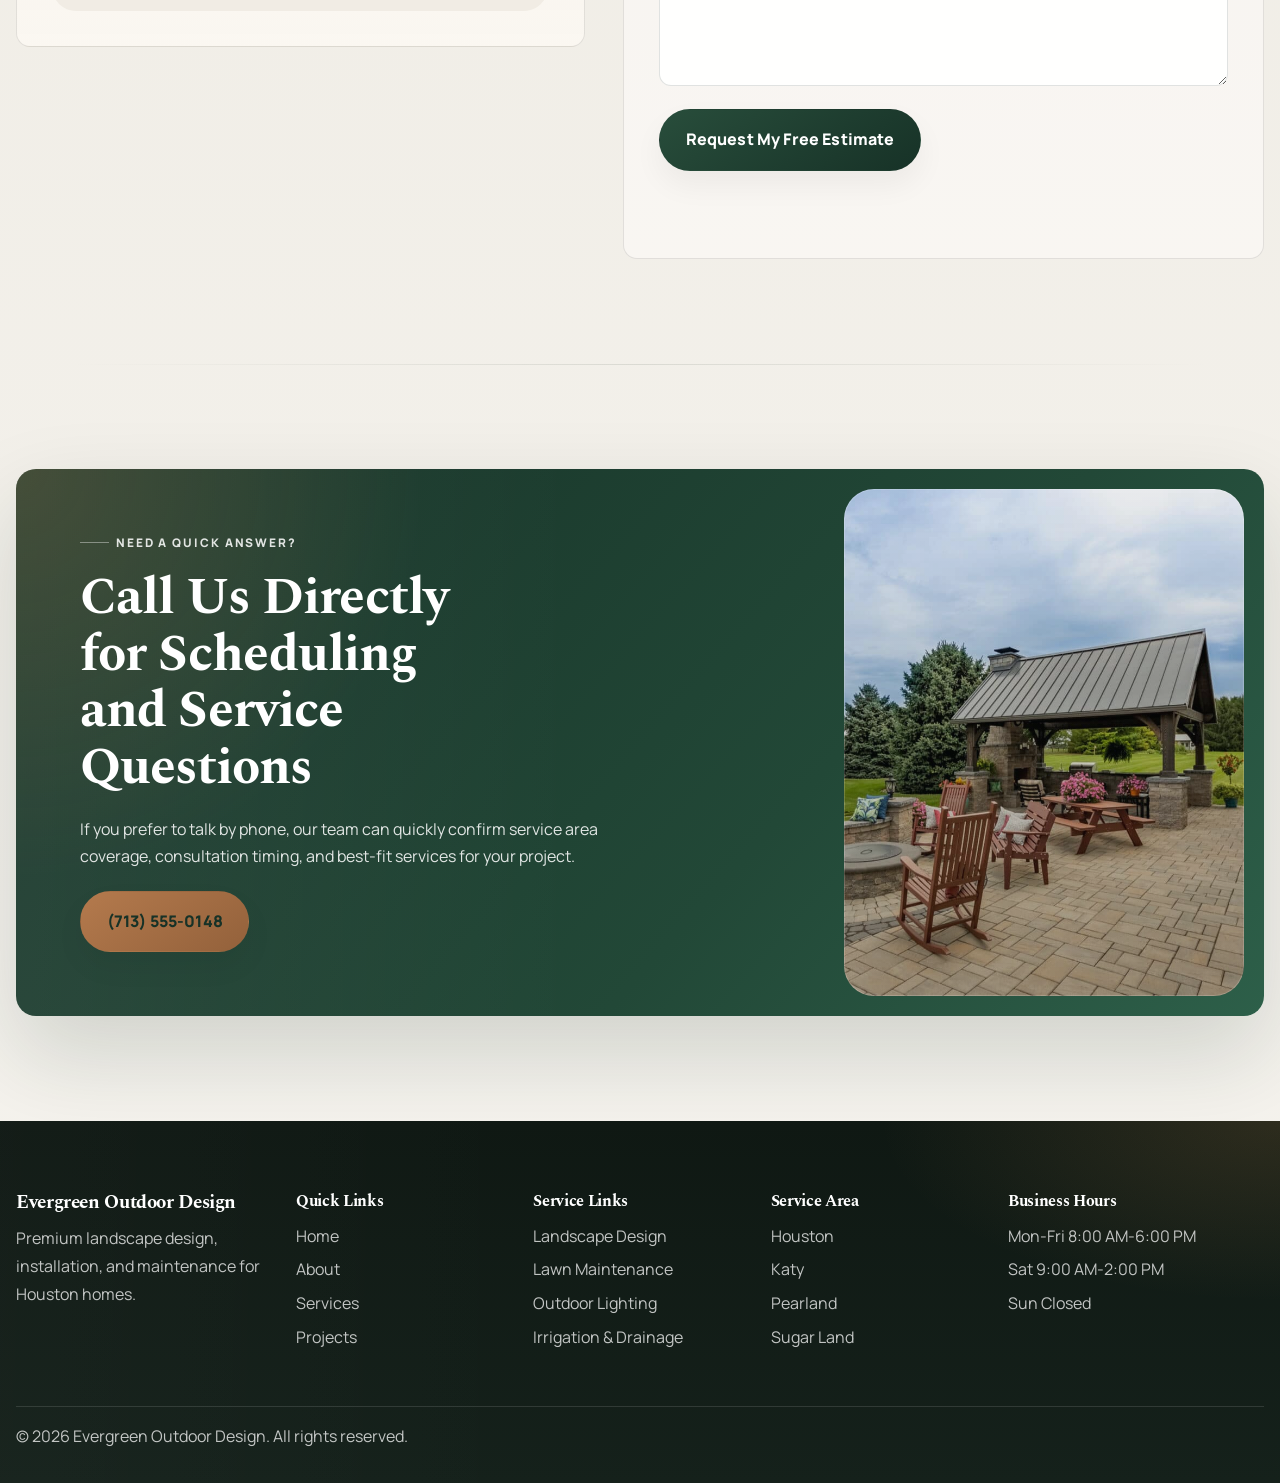
<file: contact.html>
<!DOCTYPE html>
<html lang="en">
  <head>
    <meta charset="UTF-8" />
    <meta name="viewport" content="width=device-width, initial-scale=1.0" />
    <title>Contact Evergreen Outdoor Design | Free Estimates</title>
    <meta
      name="description"
      content="Contact Evergreen Outdoor Design for landscaping estimates in Houston, Katy, Pearland, Sugar Land, Pasadena, and Cypress."
    />
    <link rel="preconnect" href="https://fonts.googleapis.com" />
    <link rel="preconnect" href="https://fonts.gstatic.com" crossorigin />
    <link
      href="https://fonts.googleapis.com/css2?family=Manrope:wght@400;500;600;700;800&family=Spectral:wght@500;600;700&display=swap"
      rel="stylesheet"
    />
    <link rel="stylesheet" href="styles.css" />
  </head>
  <body class="page-contact">
    <a class="skip-link" href="#main-content">Skip to content</a>

    <header class="site-header">
      <div class="container nav-wrap">
        <a class="brand" href="index.html">
          <img class="brand-logo" src="images/logo.png" alt="Evergreen Outdoor Design logo" />
          <span class="brand-text">Evergreen<small>Outdoor Design</small></span>
        </a>
        <button class="menu-toggle" aria-expanded="false" aria-controls="main-nav">
          Menu
        </button>
        <nav class="main-nav" id="main-nav" aria-label="Primary">
          <a href="index.html">Home</a>
          <a href="about.html">About</a>
          <a href="services.html">Services</a>
          <a href="projects.html">Projects</a>
          <a href="service-areas.html">Service Areas</a>
          <a href="contact.html">Contact</a>
        </nav>
        <a class="btn btn-primary nav-cta" href="contact.html">Get a Free Estimate</a>
      </div>
    </header>

    <main id="main-content">
      <section class="page-hero section">
        <div class="container page-hero-panel">
          <p class="eyebrow">Contact</p>
          <h1>Request a Free Estimate for Your Outdoor Project</h1>
          <p>
            Tell us what you want to improve and our team will follow up with
            consultation availability, scope guidance, and practical next steps.
          </p>
        </div>
      </section>

      <section class="section">
        <div class="container contact-layout">
          <article class="card">
            <h2>Contact Information</h2>
            <ul class="contact-details">
              <li><strong>Phone:</strong> (713) 555-0148</li>
              <li><strong>Email:</strong> hello@evergreenoutdoordesign.com</li>
              <li><strong>Address:</strong> 1842 Westview Dr, Houston, TX 77055</li>
              <li><strong>Hours:</strong> Mon-Fri 8:00 AM-6:00 PM, Sat 9:00 AM-2:00 PM</li>
            </ul>
            <p>
              Service areas include Houston, Katy, Sugar Land, Pearland, Pasadena, and
              Cypress, with route-based scheduling for faster response.
            </p>
            <div class="map-placeholder">
              <iframe
                src="https://www.google.com/maps/embed?pb=!1m18!1m12!1m3!1d3462.4236865830408!2d-95.51465692499924!3d29.794301730380045!2m3!1f0!2f0!3f0!3m2!1i1024!2i768!4f13.1!3m3!1m2!1s0x8640c45daa895cfd%3A0x1ee1f2bd0b63b391!2sWestview%20Dr%2C%20Northwest%20Houston%2C%20TX!5e0!3m2!1sen!2sus!4v1773160847539!5m2!1sen!2sus"
                width="600"
                height="450"
                style="border: 0"
                allowfullscreen=""
                loading="lazy"
                referrerpolicy="no-referrer-when-downgrade"
                title="Map of Westview Drive in Northwest Houston, Texas"
              ></iframe>
            </div>
          </article>

          <form class="card form-card js-estimate-form">
            <h2>Start Your Free Estimate Request</h2>
            <label for="name">Full Name</label>
            <input id="name" name="name" type="text" placeholder="Your name" required />

            <label for="email">Email Address</label>
            <input id="email" name="email" type="email" placeholder="you@email.com" required />

            <label for="phone">Phone Number</label>
            <input id="phone" name="phone" type="tel" placeholder="(713) 555-0123" required />

            <label for="service">Service Needed</label>
            <select id="service" name="service" required>
              <option value="">Select a service</option>
              <option>Landscape Design</option>
              <option>Lawn Maintenance</option>
              <option>Outdoor Lighting</option>
              <option>Irrigation &amp; Drainage</option>
              <option>Patio &amp; Hardscaping</option>
              <option>Seasonal Cleanup</option>
            </select>

            <label for="message">Project Details</label>
            <textarea
              id="message"
              name="message"
              rows="4"
              placeholder="Share property size, goals, and preferred timeline"
              required
            ></textarea>

            <button type="submit" class="btn btn-primary">Request My Free Estimate</button>
            <p class="form-note" aria-live="polite"></p>
          </form>
        </div>
      </section>

      <section class="section">
        <div class="container cta-band">
          <p class="eyebrow">Need a Quick Answer?</p>
          <h2>Call Us Directly for Scheduling and Service Questions</h2>
          <p>
            If you prefer to talk by phone, our team can quickly confirm service area
            coverage, consultation timing, and best-fit services for your project.
          </p>
          <a class="btn btn-primary" href="tel:+17135550148">(713) 555-0148</a>
        </div>
      </section>
    </main>

    <footer class="site-footer">
      <div class="container footer-grid">
        <div>
          <h3>Evergreen Outdoor Design</h3>
          <p>Premium landscape design, installation, and maintenance for Houston homes.</p>
        </div>
        <div>
          <h4>Quick Links</h4>
          <ul>
            <li><a href="index.html">Home</a></li>
            <li><a href="about.html">About</a></li>
            <li><a href="services.html">Services</a></li>
            <li><a href="projects.html">Projects</a></li>
          </ul>
        </div>
        <div>
          <h4>Service Links</h4>
          <ul>
            <li><a href="landscape-design.html">Landscape Design</a></li>
            <li><a href="lawn-maintenance.html">Lawn Maintenance</a></li>
            <li><a href="outdoor-lighting.html">Outdoor Lighting</a></li>
            <li><a href="irrigation-drainage.html">Irrigation &amp; Drainage</a></li>
          </ul>
        </div>
        <div>
          <h4>Service Area</h4>
          <ul>
            <li>Houston</li>
            <li>Katy</li>
            <li>Pearland</li>
            <li>Sugar Land</li>
          </ul>
        </div>
        <div>
          <h4>Business Hours</h4>
          <ul>
            <li>Mon-Fri 8:00 AM-6:00 PM</li>
            <li>Sat 9:00 AM-2:00 PM</li>
            <li>Sun Closed</li>
          </ul>
        </div>
      </div>
      <div class="container footer-bottom">
        <p>&copy; <span id="year"></span> Evergreen Outdoor Design. All rights reserved.</p>
      </div>
    </footer>

    <section class="chatbot" aria-label="Website chat assistant">
      <button class="chatbot-toggle" id="chatbot-toggle" aria-expanded="false">
        Questions? Chat With Us
      </button>
      <div class="chatbot-panel" id="chatbot-panel">
        <div class="chatbot-header">
          <div class="chatbot-title-wrap">
            <span class="chatbot-avatar" aria-hidden="true">EO</span>
            <div>
              <h3>Website Assistant</h3>
              <p>Instant automated answers</p>
            </div>
          </div>
          <button id="chatbot-close" aria-label="Close chat">&times;</button>
        </div>
        <div class="chatbot-messages" id="chatbot-messages">
          <div class="msg bot">
            I can help with estimate requests, service area, and service details.
            <span class="msg-time">Just now</span>
          </div>
        </div>
        <div class="chatbot-quick-actions">
          <button type="button" data-question="estimate">How do I get an estimate?</button>
          <button type="button" data-question="areas">What areas do you serve?</button>
          <button type="button" data-question="services">What services do you offer?</button>
        </div>
        <form class="chatbot-input-row" id="chatbot-form">
          <label class="sr-only" for="chatbot-input">Type your message</label>
          <input id="chatbot-input" type="text" placeholder="Ask a question..." autocomplete="off" />
          <button type="submit">Send</button>
        </form>
      </div>
    </section>

    <script src="script.js"></script>
  </body>
</html>
</file>
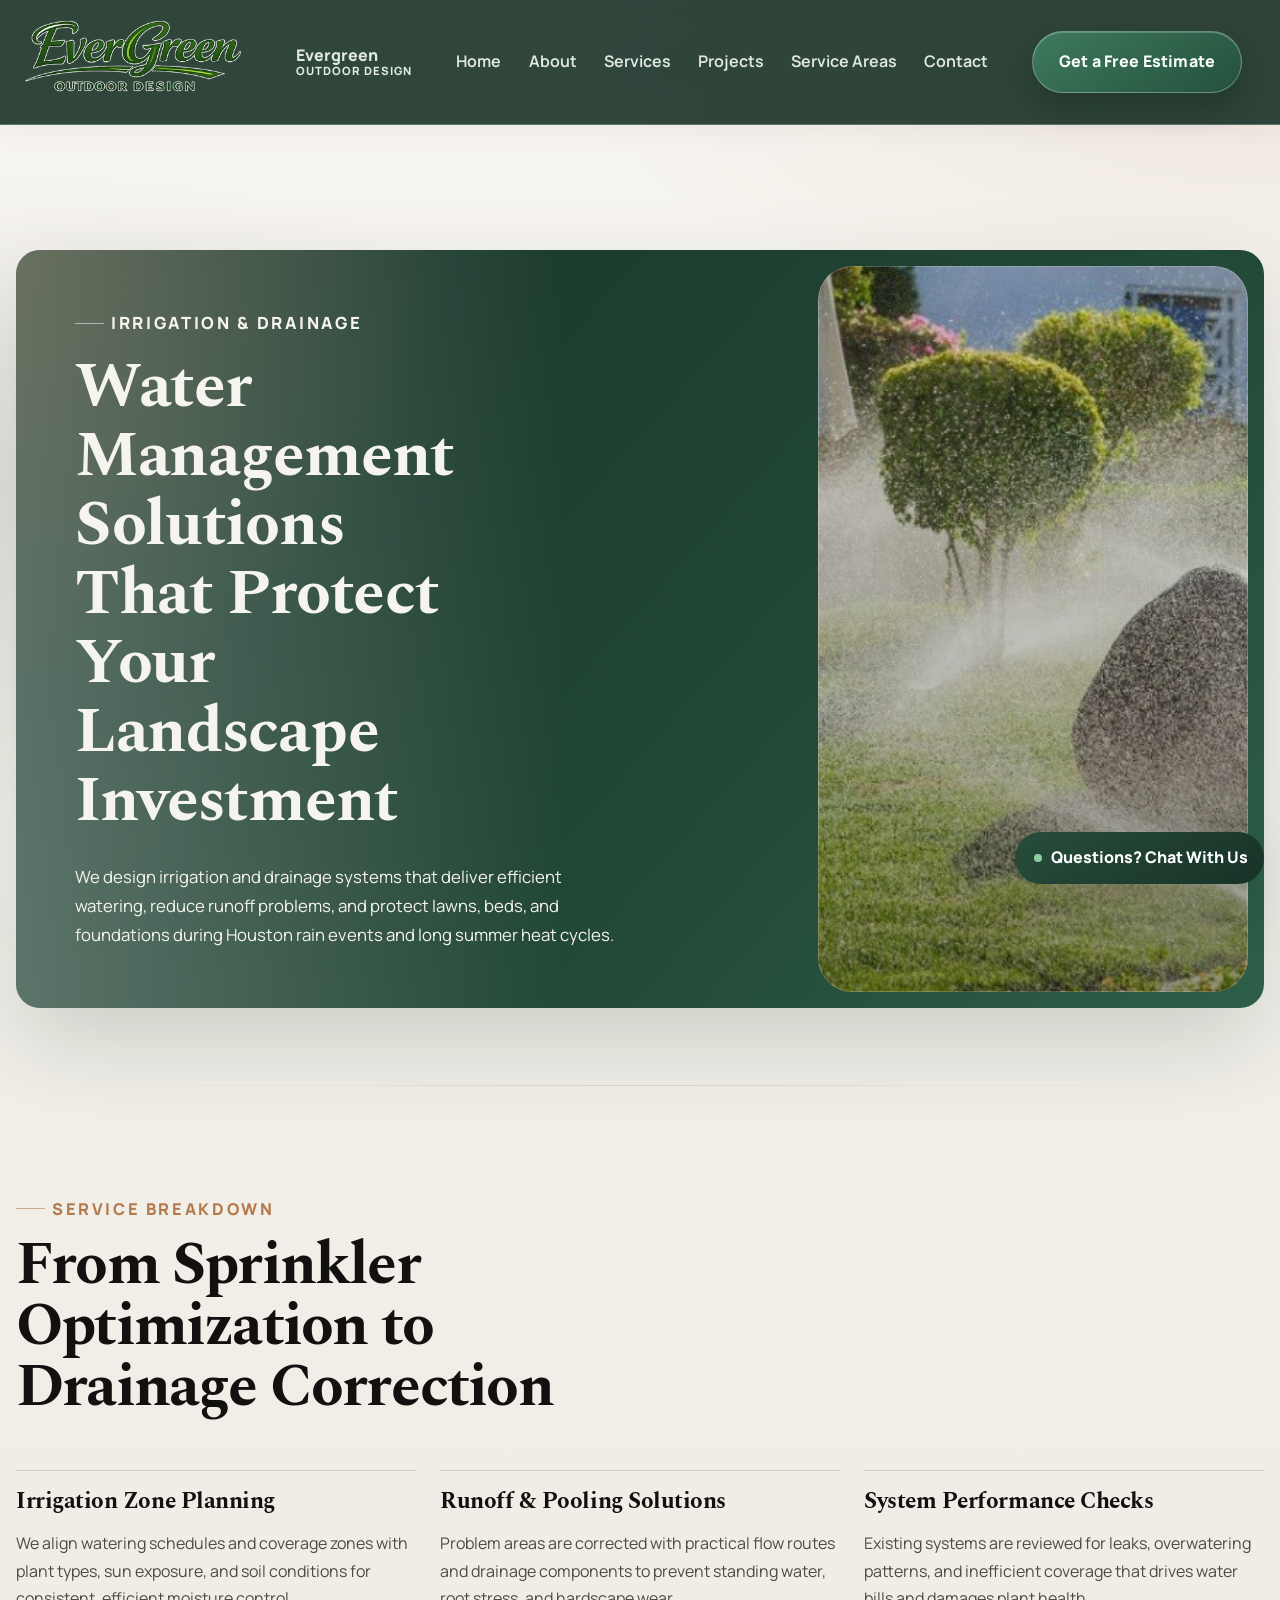
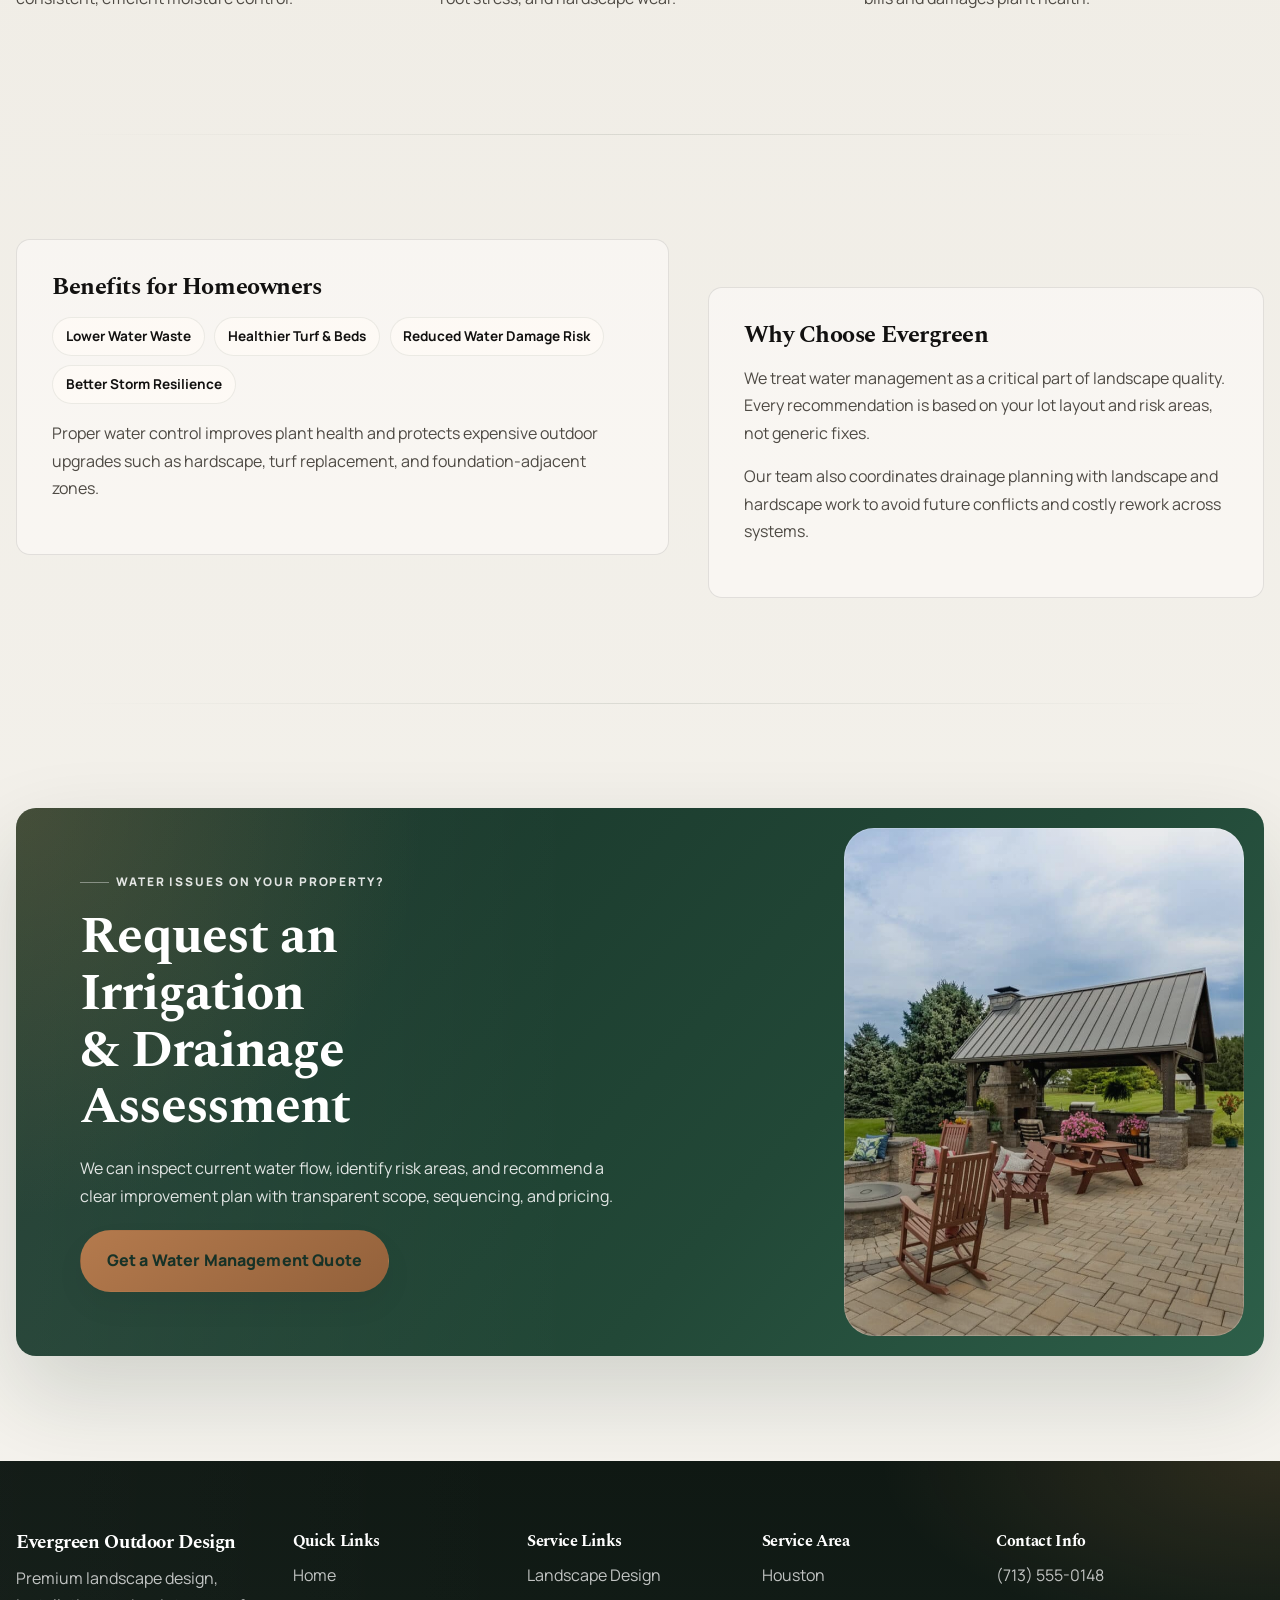
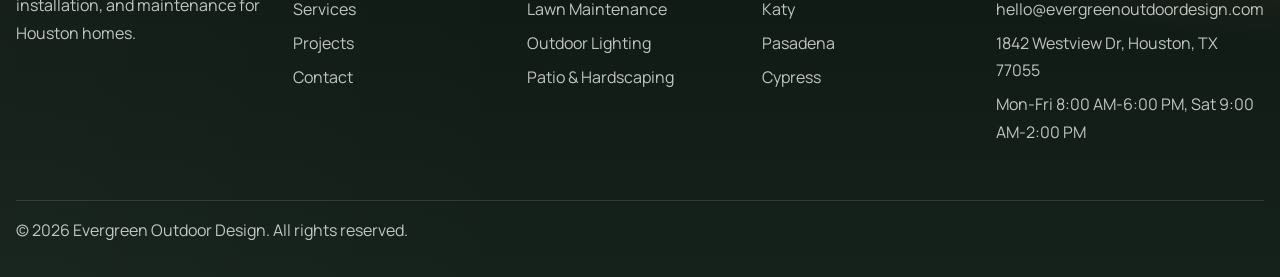
<file: irrigation-drainage.html>
<!DOCTYPE html>
<html lang="en">
  <head>
    <meta charset="UTF-8" />
    <meta name="viewport" content="width=device-width, initial-scale=1.0" />
    <title>Irrigation &amp; Drainage Services | Evergreen Outdoor Design</title>
    <meta
      name="description"
      content="Irrigation and drainage solutions for Houston homes including sprinkler systems, runoff correction, and water management planning."
    />
    <link rel="preconnect" href="https://fonts.googleapis.com" />
    <link rel="preconnect" href="https://fonts.gstatic.com" crossorigin />
    <link
      href="https://fonts.googleapis.com/css2?family=Manrope:wght@400;500;600;700;800&family=Spectral:wght@500;600;700&display=swap"
      rel="stylesheet"
    />
    <link rel="stylesheet" href="styles.css" />
  </head>
  <body class="page-irrigation-drainage">
    <a class="skip-link" href="#main-content">Skip to content</a>

    <header class="site-header">
      <div class="container nav-wrap">
        <a class="brand" href="index.html">
          <img class="brand-logo" src="images/logo.png" alt="Evergreen Outdoor Design logo" />
          <span class="brand-text">Evergreen<small>Outdoor Design</small></span>
        </a>
        <button class="menu-toggle" aria-expanded="false" aria-controls="main-nav">
          Menu
        </button>
        <nav class="main-nav" id="main-nav" aria-label="Primary">
          <a href="index.html">Home</a>
          <a href="about.html">About</a>
          <a href="services.html">Services</a>
          <a href="projects.html">Projects</a>
          <a href="service-areas.html">Service Areas</a>
          <a href="contact.html">Contact</a>
        </nav>
        <a class="btn btn-primary nav-cta" href="contact.html">Get a Free Estimate</a>
      </div>
    </header>

    <main id="main-content">
      <section class="page-hero section">
        <div class="container page-hero-panel">
          <p class="eyebrow">Irrigation &amp; Drainage</p>
          <h1>Water Management Solutions That Protect Your Landscape Investment</h1>
          <p>
            We design irrigation and drainage systems that deliver efficient watering,
            reduce runoff problems, and protect lawns, beds, and foundations during
            Houston rain events and long summer heat cycles.
          </p>
        </div>
      </section>

      <section class="section">
        <div class="container">
          <div class="section-head">
            <p class="eyebrow">Service Breakdown</p>
            <h2>From Sprinkler Optimization to Drainage Correction</h2>
          </div>
          <div class="grid-3">
            <article class="card">
              <h3>Irrigation Zone Planning</h3>
              <p>
                We align watering schedules and coverage zones with plant types, sun
                exposure, and soil conditions for consistent, efficient moisture control.
              </p>
            </article>
            <article class="card">
              <h3>Runoff &amp; Pooling Solutions</h3>
              <p>
                Problem areas are corrected with practical flow routes and drainage
                components to prevent standing water, root stress, and hardscape wear.
              </p>
            </article>
            <article class="card">
              <h3>System Performance Checks</h3>
              <p>
                Existing systems are reviewed for leaks, overwatering patterns, and
                inefficient coverage that drives water bills and damages plant health.
              </p>
            </article>
          </div>
        </div>
      </section>

      <section class="section featured-services">
        <div class="container grid-2">
          <article class="card">
            <h2>Benefits for Homeowners</h2>
            <ul class="pill-list" style="margin-bottom: 1rem">
              <li>Lower Water Waste</li>
              <li>Healthier Turf &amp; Beds</li>
              <li>Reduced Water Damage Risk</li>
              <li>Better Storm Resilience</li>
            </ul>
            <p>
              Proper water control improves plant health and protects expensive outdoor
              upgrades such as hardscape, turf replacement, and foundation-adjacent zones.
            </p>
          </article>
          <article class="card">
            <h2>Why Choose Evergreen</h2>
            <p>
              We treat water management as a critical part of landscape quality. Every
              recommendation is based on your lot layout and risk areas, not generic fixes.
            </p>
            <p>
              Our team also coordinates drainage planning with landscape and hardscape
              work to avoid future conflicts and costly rework across systems.
            </p>
          </article>
        </div>
      </section>

      <section class="section">
        <div class="container cta-band">
          <p class="eyebrow">Water Issues on Your Property?</p>
          <h2>Request an Irrigation &amp; Drainage Assessment</h2>
          <p>
            We can inspect current water flow, identify risk areas, and recommend a
            clear improvement plan with transparent scope, sequencing, and pricing.
          </p>
          <a class="btn btn-primary" href="contact.html">Get a Water Management Quote</a>
        </div>
      </section>
    </main>

    <footer class="site-footer">
      <div class="container footer-grid">
        <div>
          <h3>Evergreen Outdoor Design</h3>
          <p>Premium landscape design, installation, and maintenance for Houston homes.</p>
        </div>
        <div>
          <h4>Quick Links</h4>
          <ul>
            <li><a href="index.html">Home</a></li>
            <li><a href="services.html">Services</a></li>
            <li><a href="projects.html">Projects</a></li>
            <li><a href="contact.html">Contact</a></li>
          </ul>
        </div>
        <div>
          <h4>Service Links</h4>
          <ul>
            <li><a href="landscape-design.html">Landscape Design</a></li>
            <li><a href="lawn-maintenance.html">Lawn Maintenance</a></li>
            <li><a href="outdoor-lighting.html">Outdoor Lighting</a></li>
            <li><a href="patio-hardscaping.html">Patio &amp; Hardscaping</a></li>
          </ul>
        </div>
        <div>
          <h4>Service Area</h4>
          <ul>
            <li>Houston</li>
            <li>Katy</li>
            <li>Pasadena</li>
            <li>Cypress</li>
          </ul>
        </div>
        <div>
          <h4>Contact Info</h4>
          <ul>
            <li>(713) 555-0148</li>
            <li>hello@evergreenoutdoordesign.com</li>
            <li>1842 Westview Dr, Houston, TX 77055</li>
            <li>Mon-Fri 8:00 AM-6:00 PM, Sat 9:00 AM-2:00 PM</li>
          </ul>
        </div>
      </div>
      <div class="container footer-bottom">
        <p>&copy; <span id="year"></span> Evergreen Outdoor Design. All rights reserved.</p>
      </div>
    </footer>

    <section class="chatbot" aria-label="Website chat assistant">
      <button class="chatbot-toggle" id="chatbot-toggle" aria-expanded="false">
        Questions? Chat With Us
      </button>
      <div class="chatbot-panel" id="chatbot-panel">
        <div class="chatbot-header">
          <div class="chatbot-title-wrap">
            <span class="chatbot-avatar" aria-hidden="true">EO</span>
            <div>
              <h3>Website Assistant</h3>
              <p>Instant automated answers</p>
            </div>
          </div>
          <button id="chatbot-close" aria-label="Close chat">&times;</button>
        </div>
        <div class="chatbot-messages" id="chatbot-messages">
          <div class="msg bot">
            I can help with irrigation, drainage, and estimate questions.
            <span class="msg-time">Just now</span>
          </div>
        </div>
        <div class="chatbot-quick-actions">
          <button type="button" data-question="estimate">How do I get an estimate?</button>
          <button type="button" data-question="areas">What areas do you serve?</button>
          <button type="button" data-question="services">What services do you offer?</button>
        </div>
        <form class="chatbot-input-row" id="chatbot-form">
          <label class="sr-only" for="chatbot-input">Type your message</label>
          <input id="chatbot-input" type="text" placeholder="Ask a question..." autocomplete="off" />
          <button type="submit">Send</button>
        </form>
      </div>
    </section>

    <script src="script.js"></script>
  </body>
</html>
</file>
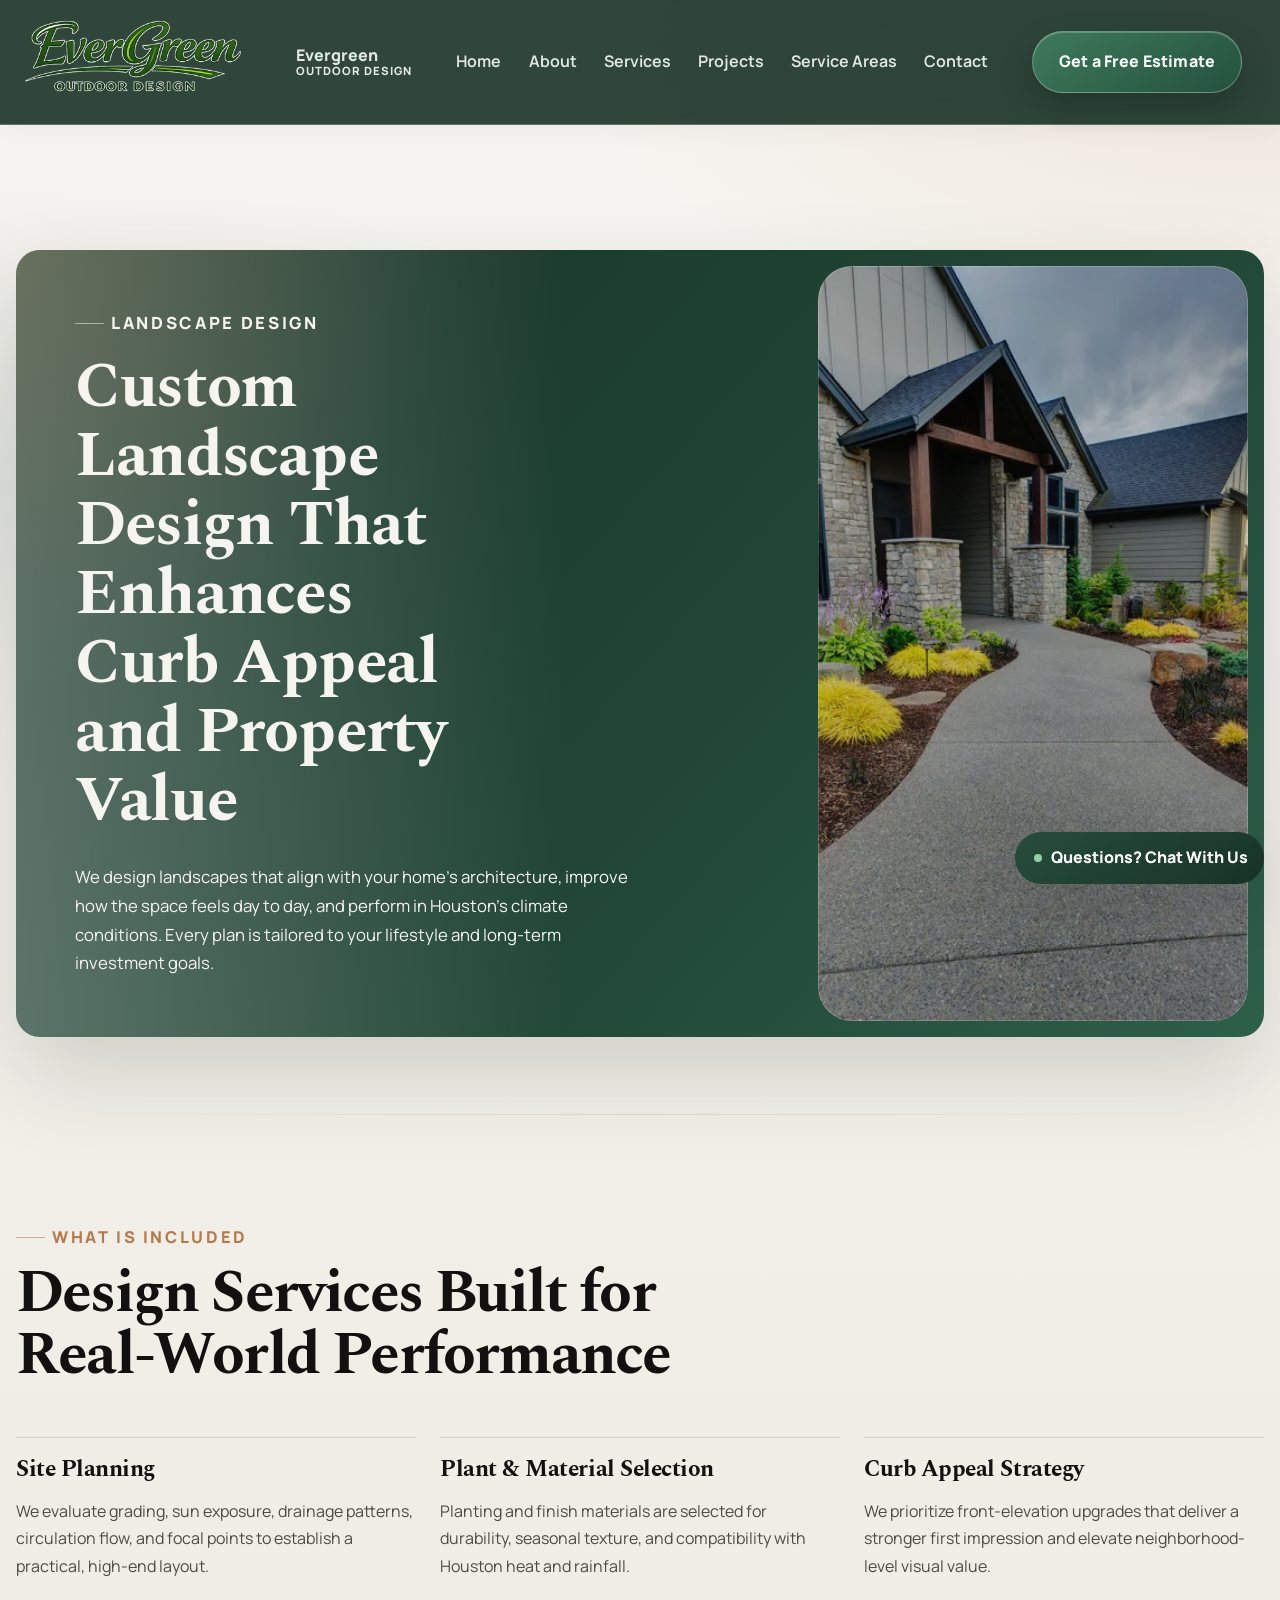
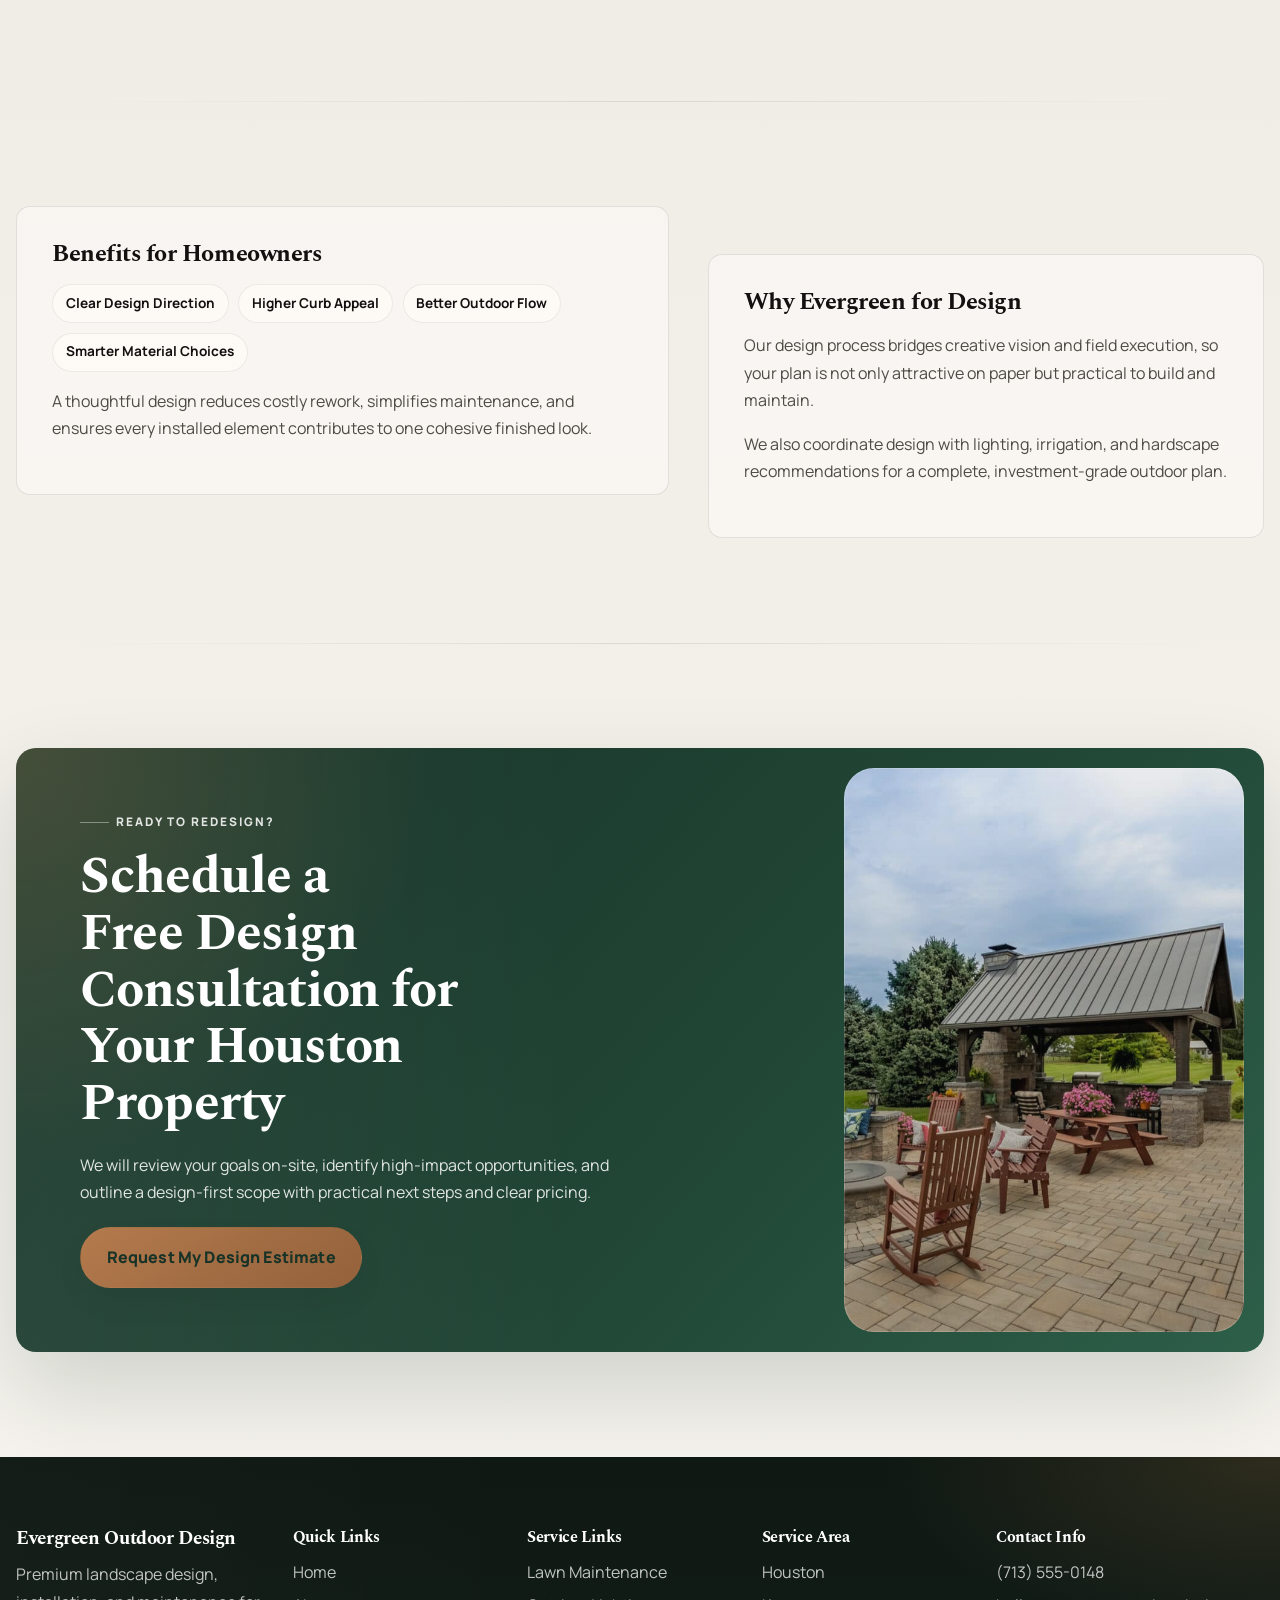
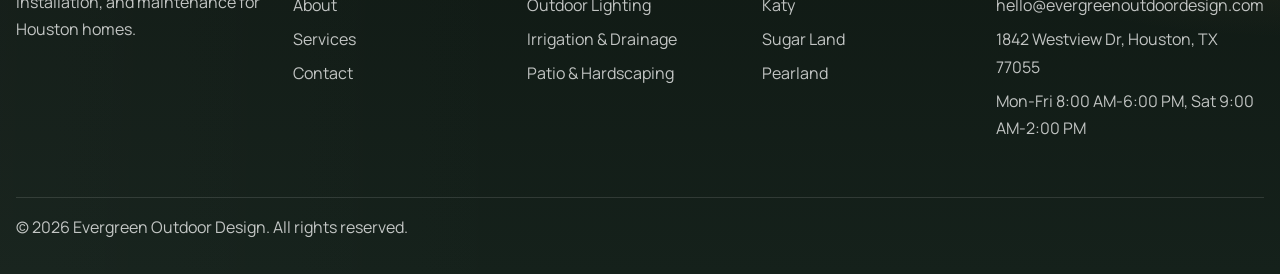
<file: landscape-design.html>
<!DOCTYPE html>
<html lang="en">
  <head>
    <meta charset="UTF-8" />
    <meta name="viewport" content="width=device-width, initial-scale=1.0" />
    <title>Landscape Design Services | Evergreen Outdoor Design</title>
    <meta
      name="description"
      content="Custom landscape planning, plant selection, layout design, and curb appeal upgrades for Houston-area homes."
    />
    <link rel="preconnect" href="https://fonts.googleapis.com" />
    <link rel="preconnect" href="https://fonts.gstatic.com" crossorigin />
    <link
      href="https://fonts.googleapis.com/css2?family=Manrope:wght@400;500;600;700;800&family=Spectral:wght@500;600;700&display=swap"
      rel="stylesheet"
    />
    <link rel="stylesheet" href="styles.css" />
  </head>
  <body class="page-landscape-design">
    <a class="skip-link" href="#main-content">Skip to content</a>

    <header class="site-header">
      <div class="container nav-wrap">
        <a class="brand" href="index.html">
          <img class="brand-logo" src="images/logo.png" alt="Evergreen Outdoor Design logo" />
          <span class="brand-text">Evergreen<small>Outdoor Design</small></span>
        </a>
        <button class="menu-toggle" aria-expanded="false" aria-controls="main-nav">
          Menu
        </button>
        <nav class="main-nav" id="main-nav" aria-label="Primary">
          <a href="index.html">Home</a>
          <a href="about.html">About</a>
          <a href="services.html">Services</a>
          <a href="projects.html">Projects</a>
          <a href="service-areas.html">Service Areas</a>
          <a href="contact.html">Contact</a>
        </nav>
        <a class="btn btn-primary nav-cta" href="contact.html">Get a Free Estimate</a>
      </div>
    </header>

    <main id="main-content">
      <section class="page-hero section">
        <div class="container page-hero-panel">
          <p class="eyebrow">Landscape Design</p>
          <h1>Custom Landscape Design That Enhances Curb Appeal and Property Value</h1>
          <p>
            We design landscapes that align with your home's architecture, improve how
            the space feels day to day, and perform in Houston's climate conditions.
            Every plan is tailored to your lifestyle and long-term investment goals.
          </p>
        </div>
      </section>

      <section class="section">
        <div class="container">
          <div class="section-head">
            <p class="eyebrow">What Is Included</p>
            <h2>Design Services Built for Real-World Performance</h2>
          </div>
          <div class="grid-3">
            <article class="card">
              <h3>Site Planning</h3>
              <p>
                We evaluate grading, sun exposure, drainage patterns, circulation flow,
                and focal points to establish a practical, high-end layout.
              </p>
            </article>
            <article class="card">
              <h3>Plant &amp; Material Selection</h3>
              <p>
                Planting and finish materials are selected for durability, seasonal
                texture, and compatibility with Houston heat and rainfall.
              </p>
            </article>
            <article class="card">
              <h3>Curb Appeal Strategy</h3>
              <p>
                We prioritize front-elevation upgrades that deliver a stronger first
                impression and elevate neighborhood-level visual value.
              </p>
            </article>
          </div>
        </div>
      </section>

      <section class="section featured-services">
        <div class="container grid-2">
          <article class="card">
            <h2>Benefits for Homeowners</h2>
            <ul class="pill-list" style="margin-bottom: 1rem">
              <li>Clear Design Direction</li>
              <li>Higher Curb Appeal</li>
              <li>Better Outdoor Flow</li>
              <li>Smarter Material Choices</li>
            </ul>
            <p>
              A thoughtful design reduces costly rework, simplifies maintenance, and
              ensures every installed element contributes to one cohesive finished look.
            </p>
          </article>
          <article class="card">
            <h2>Why Evergreen for Design</h2>
            <p>
              Our design process bridges creative vision and field execution, so your
              plan is not only attractive on paper but practical to build and maintain.
            </p>
            <p>
              We also coordinate design with lighting, irrigation, and hardscape
              recommendations for a complete, investment-grade outdoor plan.
            </p>
          </article>
        </div>
      </section>

      <section class="section">
        <div class="container cta-band">
          <p class="eyebrow">Ready to Redesign?</p>
          <h2>Schedule a Free Design Consultation for Your Houston Property</h2>
          <p>
            We will review your goals on-site, identify high-impact opportunities, and
            outline a design-first scope with practical next steps and clear pricing.
          </p>
          <a class="btn btn-primary" href="contact.html">Request My Design Estimate</a>
        </div>
      </section>
    </main>

    <footer class="site-footer">
      <div class="container footer-grid">
        <div>
          <h3>Evergreen Outdoor Design</h3>
          <p>Premium landscape design, installation, and maintenance for Houston homes.</p>
        </div>
        <div>
          <h4>Quick Links</h4>
          <ul>
            <li><a href="index.html">Home</a></li>
            <li><a href="about.html">About</a></li>
            <li><a href="services.html">Services</a></li>
            <li><a href="contact.html">Contact</a></li>
          </ul>
        </div>
        <div>
          <h4>Service Links</h4>
          <ul>
            <li><a href="lawn-maintenance.html">Lawn Maintenance</a></li>
            <li><a href="outdoor-lighting.html">Outdoor Lighting</a></li>
            <li><a href="irrigation-drainage.html">Irrigation &amp; Drainage</a></li>
            <li><a href="patio-hardscaping.html">Patio &amp; Hardscaping</a></li>
          </ul>
        </div>
        <div>
          <h4>Service Area</h4>
          <ul>
            <li>Houston</li>
            <li>Katy</li>
            <li>Sugar Land</li>
            <li>Pearland</li>
          </ul>
        </div>
        <div>
          <h4>Contact Info</h4>
          <ul>
            <li>(713) 555-0148</li>
            <li>hello@evergreenoutdoordesign.com</li>
            <li>1842 Westview Dr, Houston, TX 77055</li>
            <li>Mon-Fri 8:00 AM-6:00 PM, Sat 9:00 AM-2:00 PM</li>
          </ul>
        </div>
      </div>
      <div class="container footer-bottom">
        <p>&copy; <span id="year"></span> Evergreen Outdoor Design. All rights reserved.</p>
      </div>
    </footer>

    <section class="chatbot" aria-label="Website chat assistant">
      <button class="chatbot-toggle" id="chatbot-toggle" aria-expanded="false">
        Questions? Chat With Us
      </button>
      <div class="chatbot-panel" id="chatbot-panel">
        <div class="chatbot-header">
          <div class="chatbot-title-wrap">
            <span class="chatbot-avatar" aria-hidden="true">EO</span>
            <div>
              <h3>Website Assistant</h3>
              <p>Instant automated answers</p>
            </div>
          </div>
          <button id="chatbot-close" aria-label="Close chat">&times;</button>
        </div>
        <div class="chatbot-messages" id="chatbot-messages">
          <div class="msg bot">
            Ask me about design scope, estimates, or project timelines.
            <span class="msg-time">Just now</span>
          </div>
        </div>
        <div class="chatbot-quick-actions">
          <button type="button" data-question="estimate">How do I get an estimate?</button>
          <button type="button" data-question="areas">What areas do you serve?</button>
          <button type="button" data-question="services">What services do you offer?</button>
        </div>
        <form class="chatbot-input-row" id="chatbot-form">
          <label class="sr-only" for="chatbot-input">Type your message</label>
          <input id="chatbot-input" type="text" placeholder="Ask a question..." autocomplete="off" />
          <button type="submit">Send</button>
        </form>
      </div>
    </section>

    <script src="script.js"></script>
  </body>
</html>
</file>
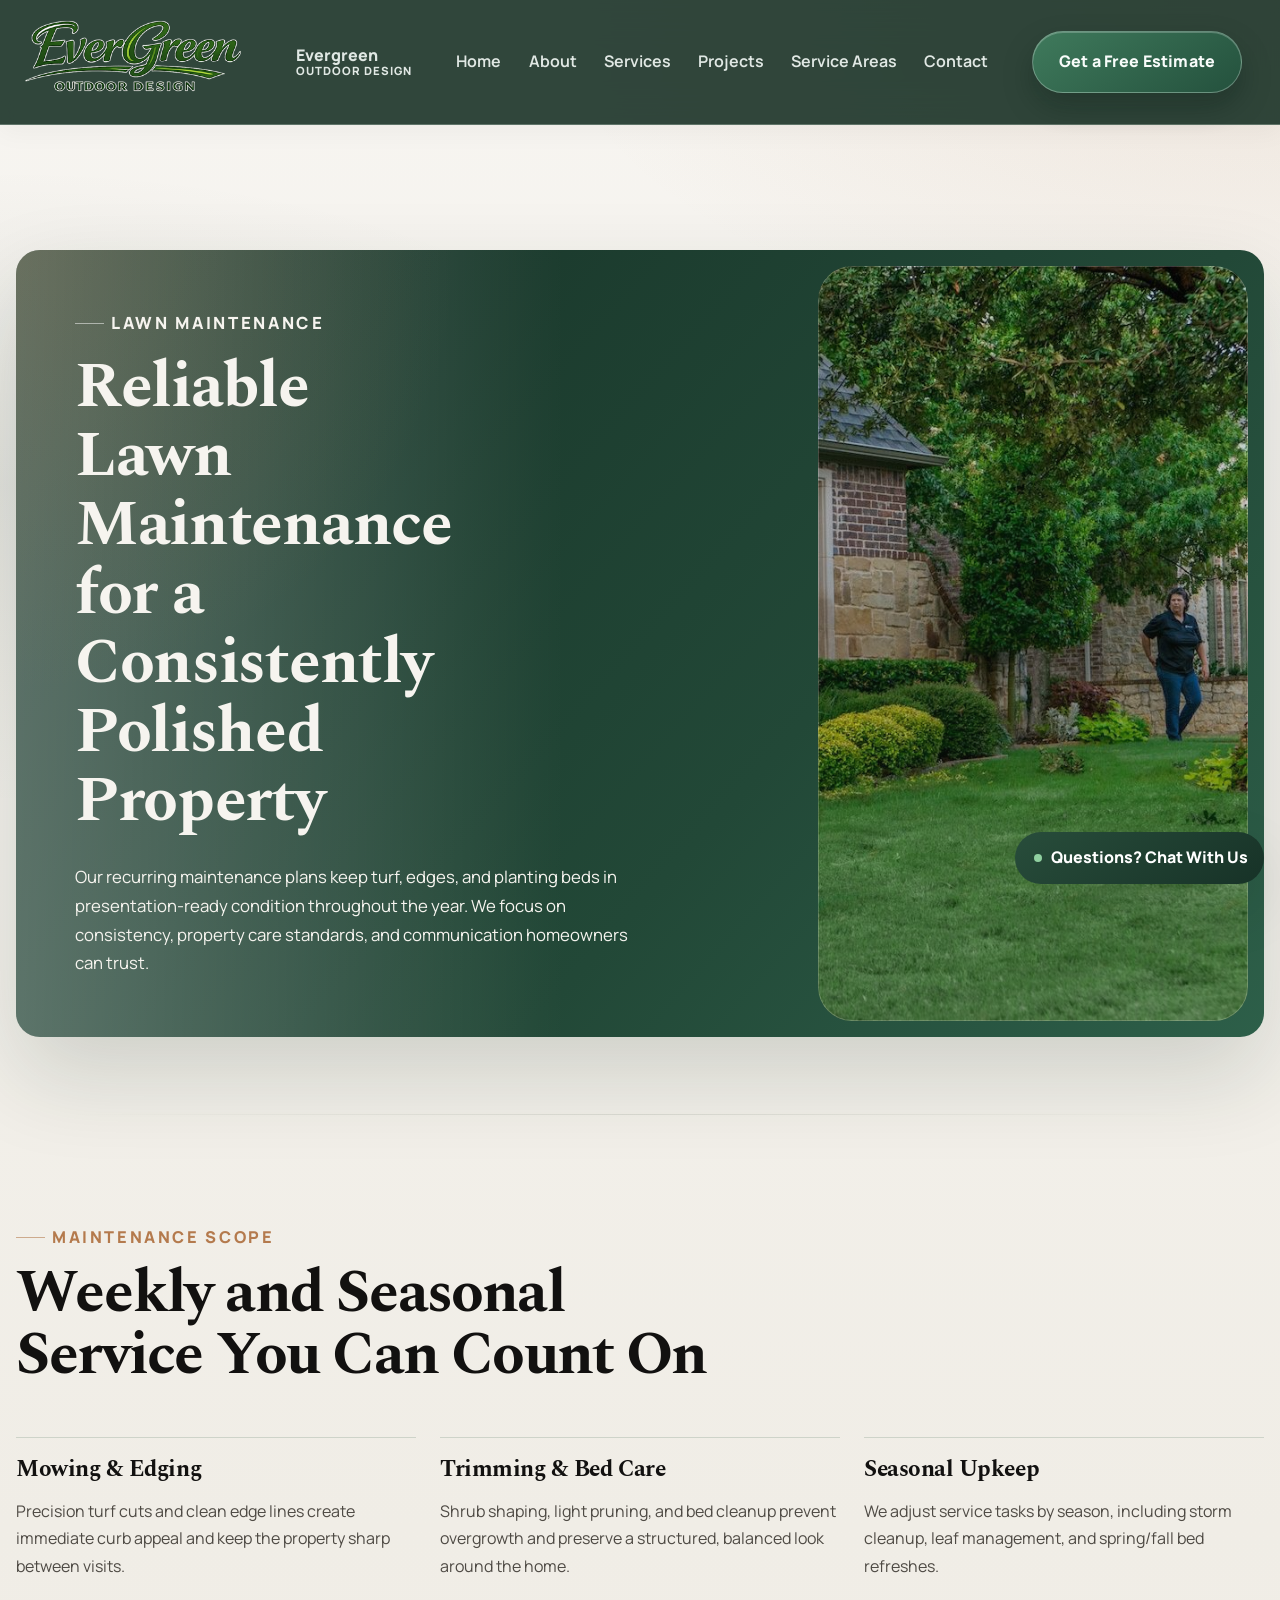
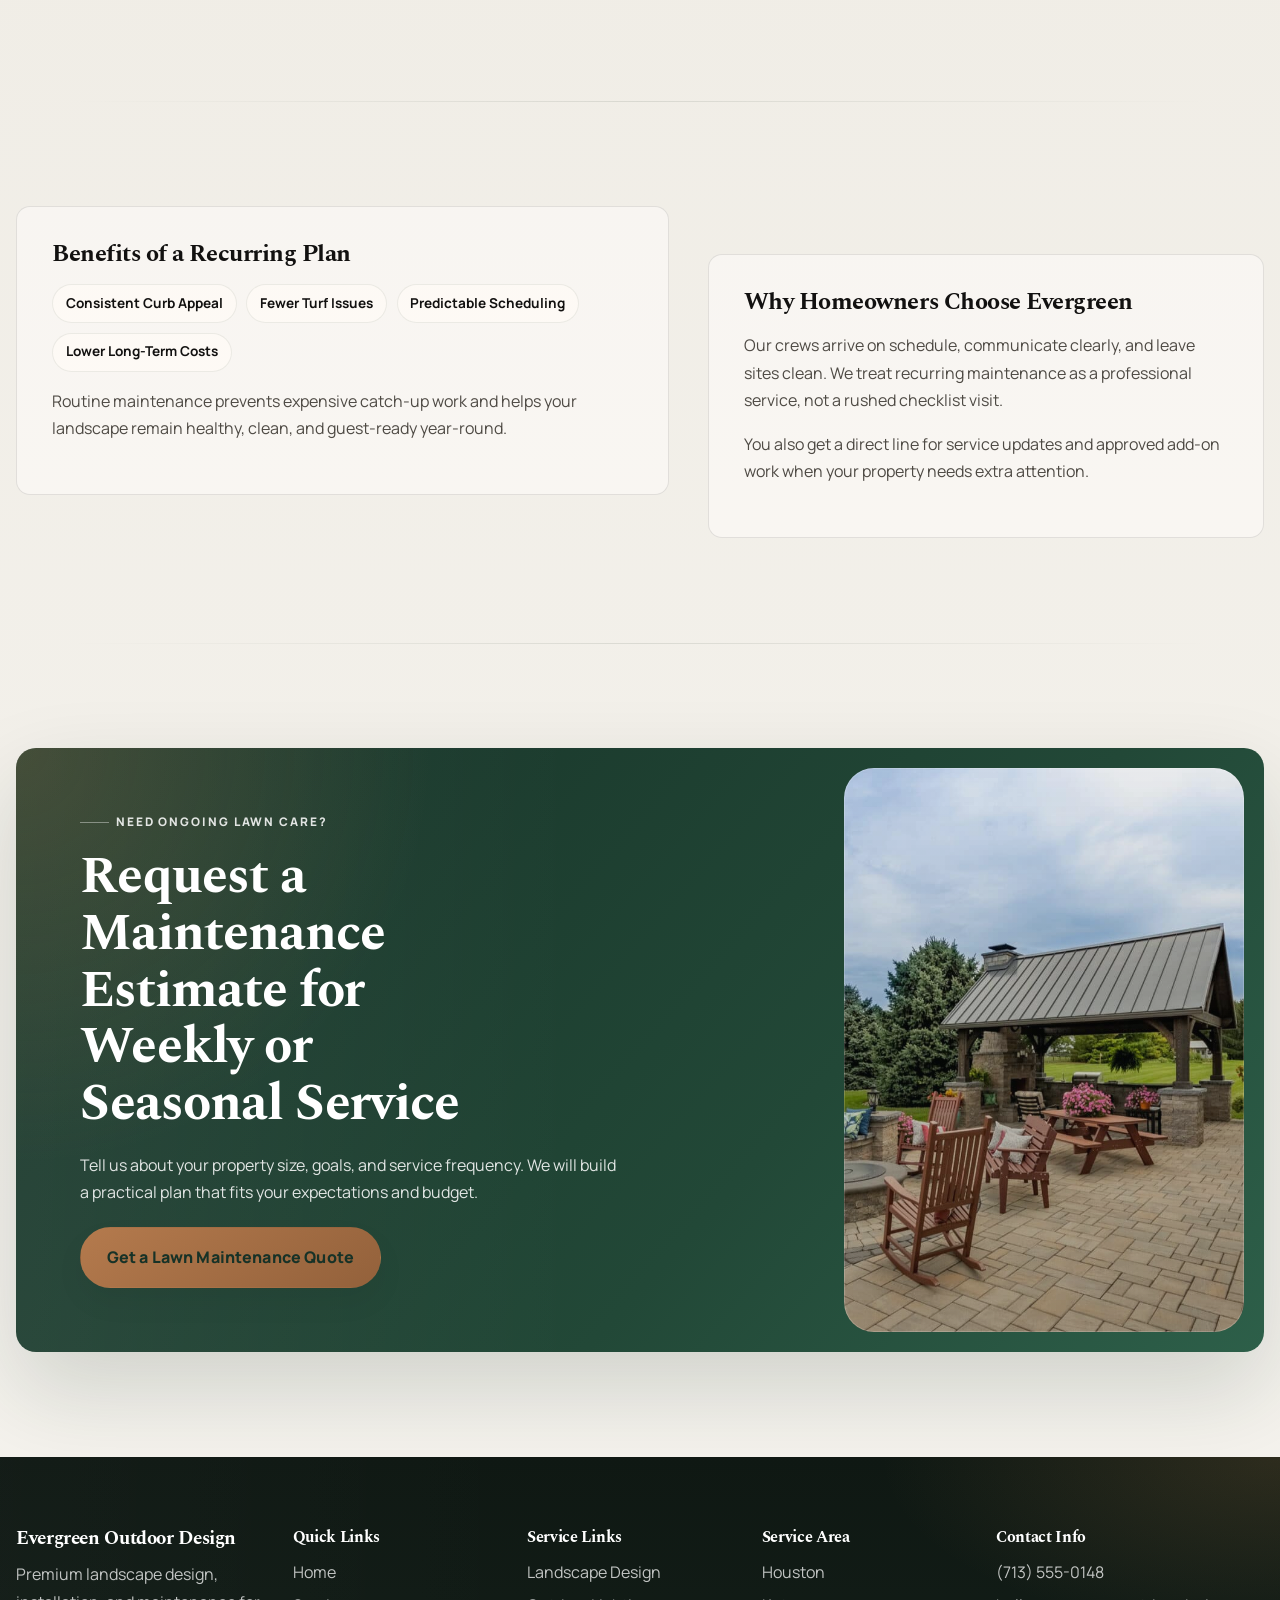
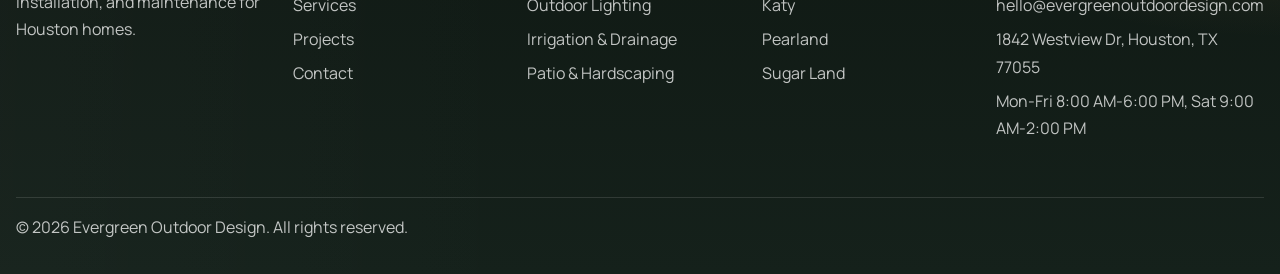
<file: lawn-maintenance.html>
<!DOCTYPE html>
<html lang="en">
  <head>
    <meta charset="UTF-8" />
    <meta name="viewport" content="width=device-width, initial-scale=1.0" />
    <title>Lawn Maintenance Services | Evergreen Outdoor Design</title>
    <meta
      name="description"
      content="Professional lawn maintenance for Houston homeowners including mowing, edging, trimming, seasonal upkeep, and recurring service plans."
    />
    <link rel="preconnect" href="https://fonts.googleapis.com" />
    <link rel="preconnect" href="https://fonts.gstatic.com" crossorigin />
    <link
      href="https://fonts.googleapis.com/css2?family=Manrope:wght@400;500;600;700;800&family=Spectral:wght@500;600;700&display=swap"
      rel="stylesheet"
    />
    <link rel="stylesheet" href="styles.css" />
  </head>
  <body class="page-lawn-maintenance">
    <a class="skip-link" href="#main-content">Skip to content</a>

    <header class="site-header">
      <div class="container nav-wrap">
        <a class="brand" href="index.html">
          <img class="brand-logo" src="images/logo.png" alt="Evergreen Outdoor Design logo" />
          <span class="brand-text">Evergreen<small>Outdoor Design</small></span>
        </a>
        <button class="menu-toggle" aria-expanded="false" aria-controls="main-nav">
          Menu
        </button>
        <nav class="main-nav" id="main-nav" aria-label="Primary">
          <a href="index.html">Home</a>
          <a href="about.html">About</a>
          <a href="services.html">Services</a>
          <a href="projects.html">Projects</a>
          <a href="service-areas.html">Service Areas</a>
          <a href="contact.html">Contact</a>
        </nav>
        <a class="btn btn-primary nav-cta" href="contact.html">Get a Free Estimate</a>
      </div>
    </header>

    <main id="main-content">
      <section class="page-hero section">
        <div class="container page-hero-panel">
          <p class="eyebrow">Lawn Maintenance</p>
          <h1>Reliable Lawn Maintenance for a Consistently Polished Property</h1>
          <p>
            Our recurring maintenance plans keep turf, edges, and planting beds in
            presentation-ready condition throughout the year. We focus on consistency,
            property care standards, and communication homeowners can trust.
          </p>
        </div>
      </section>

      <section class="section">
        <div class="container">
          <div class="section-head">
            <p class="eyebrow">Maintenance Scope</p>
            <h2>Weekly and Seasonal Service You Can Count On</h2>
          </div>
          <div class="grid-3">
            <article class="card">
              <h3>Mowing &amp; Edging</h3>
              <p>
                Precision turf cuts and clean edge lines create immediate curb appeal
                and keep the property sharp between visits.
              </p>
            </article>
            <article class="card">
              <h3>Trimming &amp; Bed Care</h3>
              <p>
                Shrub shaping, light pruning, and bed cleanup prevent overgrowth and
                preserve a structured, balanced look around the home.
              </p>
            </article>
            <article class="card">
              <h3>Seasonal Upkeep</h3>
              <p>
                We adjust service tasks by season, including storm cleanup, leaf
                management, and spring/fall bed refreshes.
              </p>
            </article>
          </div>
        </div>
      </section>

      <section class="section featured-services">
        <div class="container grid-2">
          <article class="card">
            <h2>Benefits of a Recurring Plan</h2>
            <ul class="pill-list" style="margin-bottom: 1rem">
              <li>Consistent Curb Appeal</li>
              <li>Fewer Turf Issues</li>
              <li>Predictable Scheduling</li>
              <li>Lower Long-Term Costs</li>
            </ul>
            <p>
              Routine maintenance prevents expensive catch-up work and helps your
              landscape remain healthy, clean, and guest-ready year-round.
            </p>
          </article>
          <article class="card">
            <h2>Why Homeowners Choose Evergreen</h2>
            <p>
              Our crews arrive on schedule, communicate clearly, and leave sites clean.
              We treat recurring maintenance as a professional service, not a rushed
              checklist visit.
            </p>
            <p>
              You also get a direct line for service updates and approved add-on work
              when your property needs extra attention.
            </p>
          </article>
        </div>
      </section>

      <section class="section">
        <div class="container cta-band">
          <p class="eyebrow">Need Ongoing Lawn Care?</p>
          <h2>Request a Maintenance Estimate for Weekly or Seasonal Service</h2>
          <p>
            Tell us about your property size, goals, and service frequency. We will
            build a practical plan that fits your expectations and budget.
          </p>
          <a class="btn btn-primary" href="contact.html">Get a Lawn Maintenance Quote</a>
        </div>
      </section>
    </main>

    <footer class="site-footer">
      <div class="container footer-grid">
        <div>
          <h3>Evergreen Outdoor Design</h3>
          <p>Premium landscape design, installation, and maintenance for Houston homes.</p>
        </div>
        <div>
          <h4>Quick Links</h4>
          <ul>
            <li><a href="index.html">Home</a></li>
            <li><a href="services.html">Services</a></li>
            <li><a href="projects.html">Projects</a></li>
            <li><a href="contact.html">Contact</a></li>
          </ul>
        </div>
        <div>
          <h4>Service Links</h4>
          <ul>
            <li><a href="landscape-design.html">Landscape Design</a></li>
            <li><a href="outdoor-lighting.html">Outdoor Lighting</a></li>
            <li><a href="irrigation-drainage.html">Irrigation &amp; Drainage</a></li>
            <li><a href="patio-hardscaping.html">Patio &amp; Hardscaping</a></li>
          </ul>
        </div>
        <div>
          <h4>Service Area</h4>
          <ul>
            <li>Houston</li>
            <li>Katy</li>
            <li>Pearland</li>
            <li>Sugar Land</li>
          </ul>
        </div>
        <div>
          <h4>Contact Info</h4>
          <ul>
            <li>(713) 555-0148</li>
            <li>hello@evergreenoutdoordesign.com</li>
            <li>1842 Westview Dr, Houston, TX 77055</li>
            <li>Mon-Fri 8:00 AM-6:00 PM, Sat 9:00 AM-2:00 PM</li>
          </ul>
        </div>
      </div>
      <div class="container footer-bottom">
        <p>&copy; <span id="year"></span> Evergreen Outdoor Design. All rights reserved.</p>
      </div>
    </footer>

    <section class="chatbot" aria-label="Website chat assistant">
      <button class="chatbot-toggle" id="chatbot-toggle" aria-expanded="false">
        Questions? Chat With Us
      </button>
      <div class="chatbot-panel" id="chatbot-panel">
        <div class="chatbot-header">
          <div class="chatbot-title-wrap">
            <span class="chatbot-avatar" aria-hidden="true">EO</span>
            <div>
              <h3>Website Assistant</h3>
              <p>Instant automated answers</p>
            </div>
          </div>
          <button id="chatbot-close" aria-label="Close chat">&times;</button>
        </div>
        <div class="chatbot-messages" id="chatbot-messages">
          <div class="msg bot">
            Ask me about recurring lawn maintenance plans and scheduling.
            <span class="msg-time">Just now</span>
          </div>
        </div>
        <div class="chatbot-quick-actions">
          <button type="button" data-question="estimate">How do I get an estimate?</button>
          <button type="button" data-question="areas">What areas do you serve?</button>
          <button type="button" data-question="services">What services do you offer?</button>
        </div>
        <form class="chatbot-input-row" id="chatbot-form">
          <label class="sr-only" for="chatbot-input">Type your message</label>
          <input id="chatbot-input" type="text" placeholder="Ask a question..." autocomplete="off" />
          <button type="submit">Send</button>
        </form>
      </div>
    </section>

    <script src="script.js"></script>
  </body>
</html>
</file>
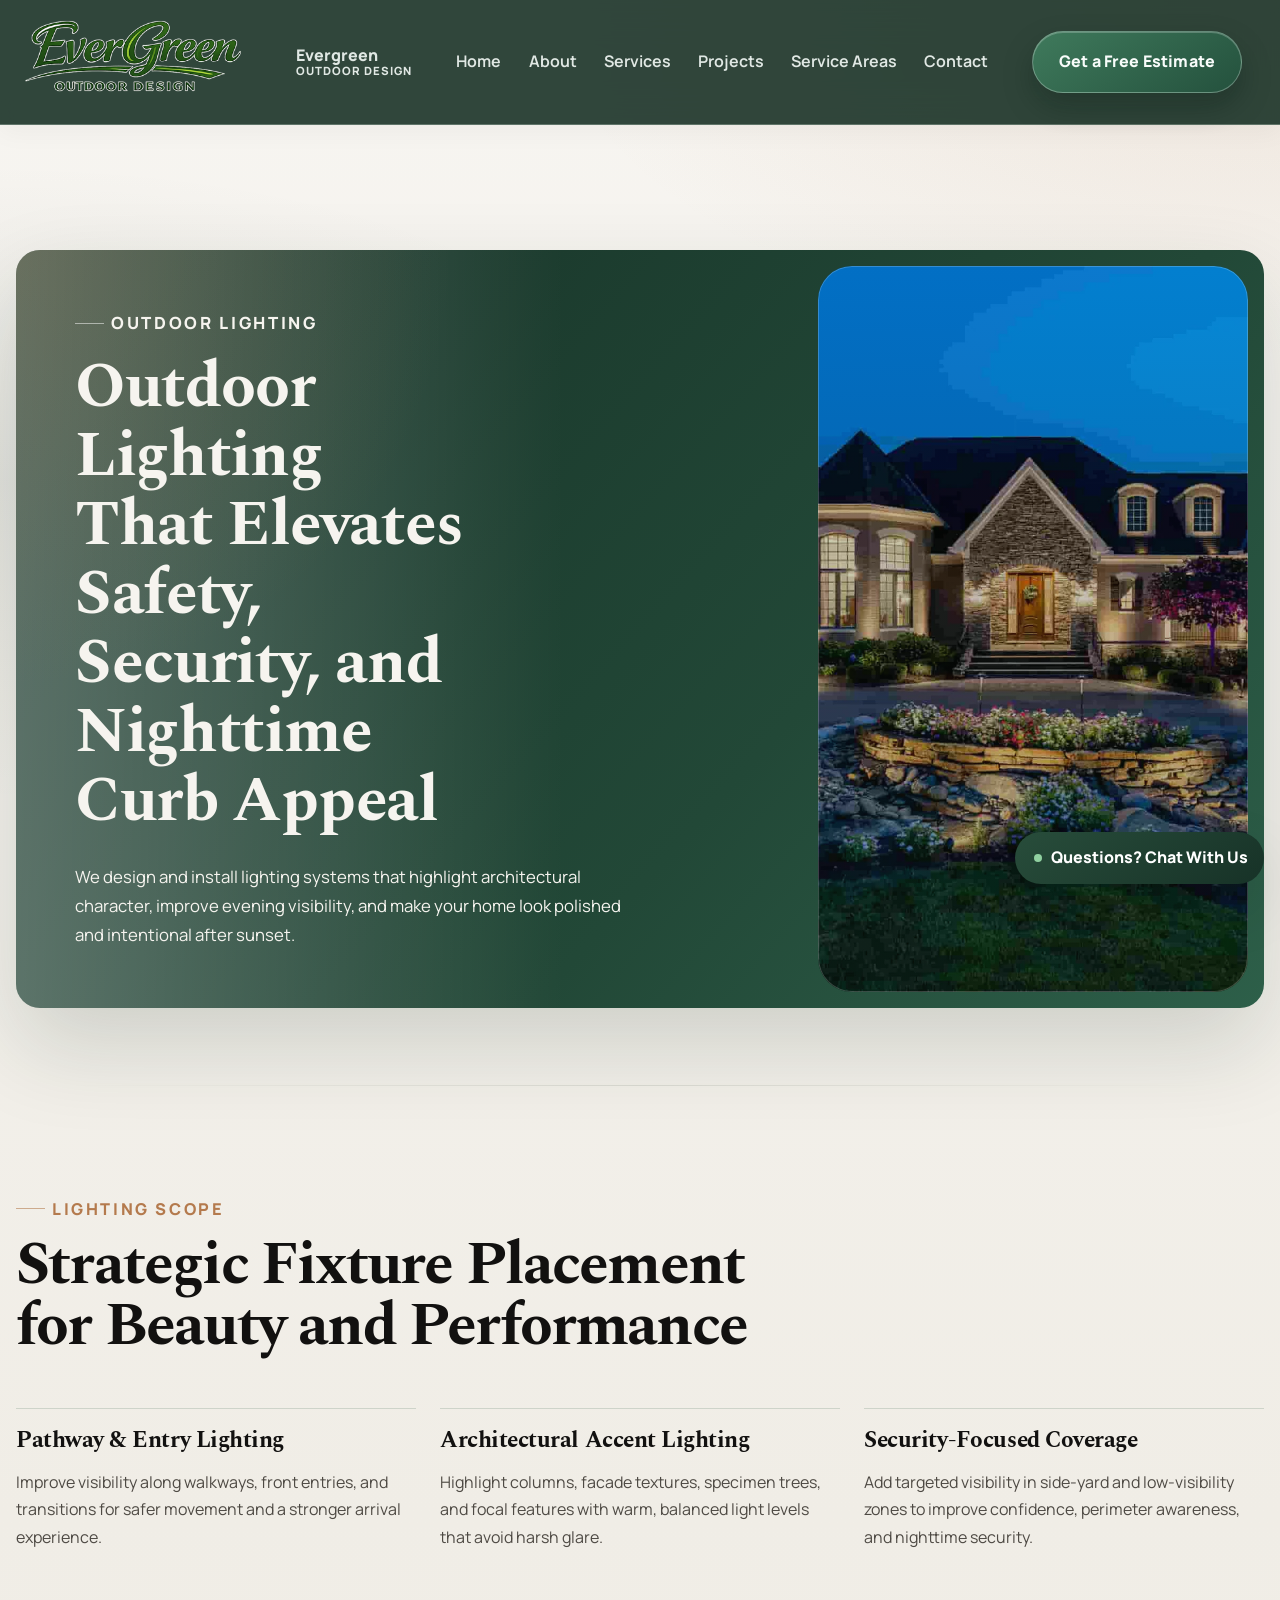
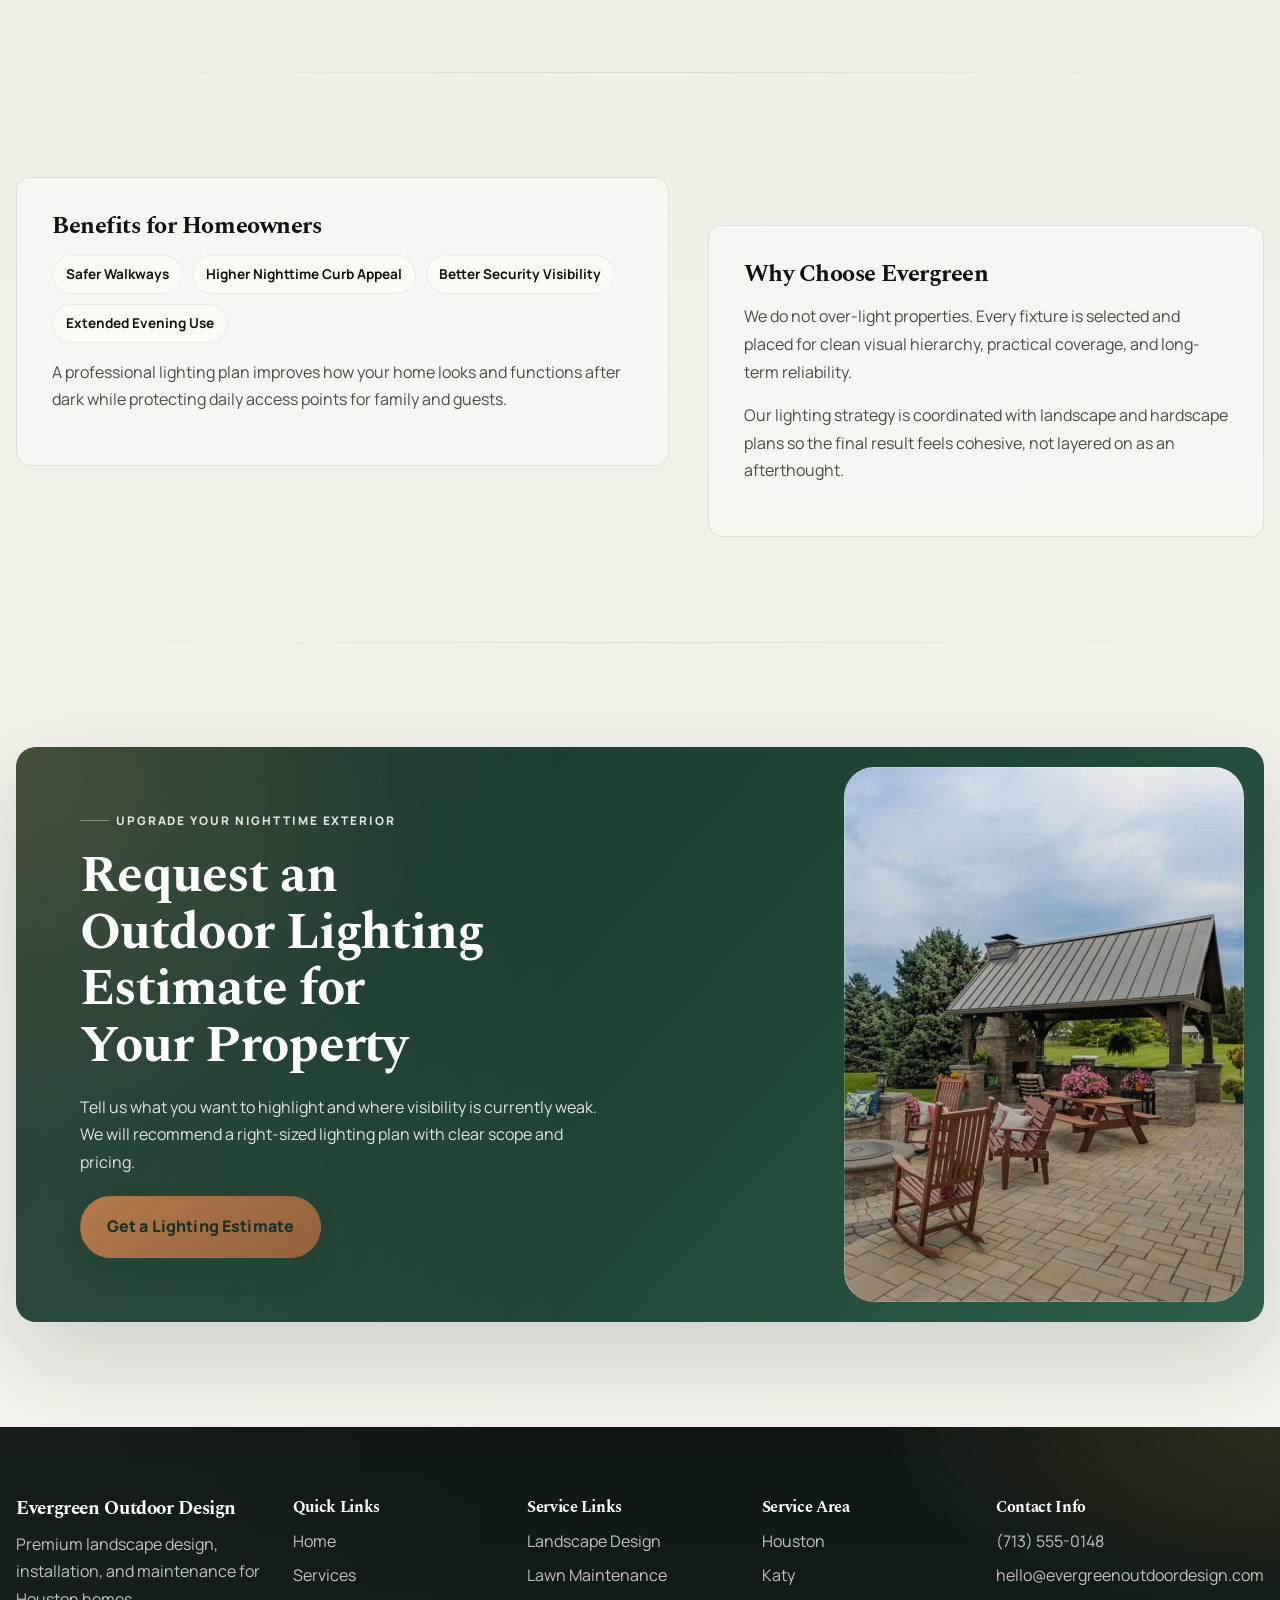
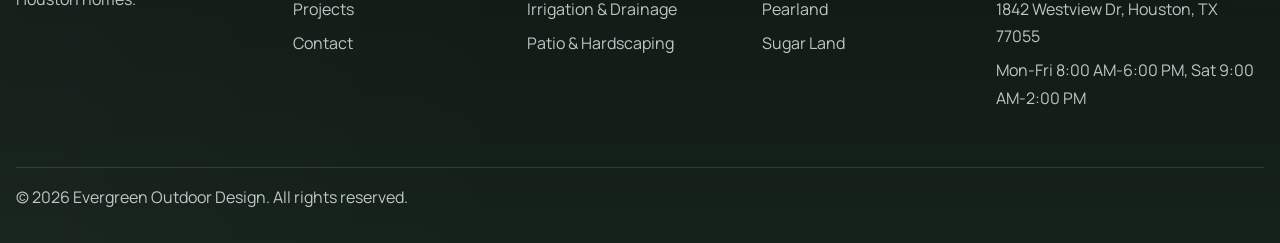
<file: outdoor-lighting.html>
<!DOCTYPE html>
<html lang="en">
  <head>
    <meta charset="UTF-8" />
    <meta name="viewport" content="width=device-width, initial-scale=1.0" />
    <title>Outdoor Lighting Services | Evergreen Outdoor Design</title>
    <meta
      name="description"
      content="Outdoor lighting for Houston homes including pathway lights, accent lighting, safety lighting, and professional installation."
    />
    <link rel="preconnect" href="https://fonts.googleapis.com" />
    <link rel="preconnect" href="https://fonts.gstatic.com" crossorigin />
    <link
      href="https://fonts.googleapis.com/css2?family=Manrope:wght@400;500;600;700;800&family=Spectral:wght@500;600;700&display=swap"
      rel="stylesheet"
    />
    <link rel="stylesheet" href="styles.css" />
  </head>
  <body class="page-outdoor-lighting">
    <a class="skip-link" href="#main-content">Skip to content</a>

    <header class="site-header">
      <div class="container nav-wrap">
        <a class="brand" href="index.html">
          <img class="brand-logo" src="images/logo.png" alt="Evergreen Outdoor Design logo" />
          <span class="brand-text">Evergreen<small>Outdoor Design</small></span>
        </a>
        <button class="menu-toggle" aria-expanded="false" aria-controls="main-nav">
          Menu
        </button>
        <nav class="main-nav" id="main-nav" aria-label="Primary">
          <a href="index.html">Home</a>
          <a href="about.html">About</a>
          <a href="services.html">Services</a>
          <a href="projects.html">Projects</a>
          <a href="service-areas.html">Service Areas</a>
          <a href="contact.html">Contact</a>
        </nav>
        <a class="btn btn-primary nav-cta" href="contact.html">Get a Free Estimate</a>
      </div>
    </header>

    <main id="main-content">
      <section class="page-hero section">
        <div class="container page-hero-panel">
          <p class="eyebrow">Outdoor Lighting</p>
          <h1>Outdoor Lighting That Elevates Safety, Security, and Nighttime Curb Appeal</h1>
          <p>
            We design and install lighting systems that highlight architectural
            character, improve evening visibility, and make your home look polished and
            intentional after sunset.
          </p>
        </div>
      </section>

      <section class="section">
        <div class="container">
          <div class="section-head">
            <p class="eyebrow">Lighting Scope</p>
            <h2>Strategic Fixture Placement for Beauty and Performance</h2>
          </div>
          <div class="grid-3">
            <article class="card">
              <h3>Pathway &amp; Entry Lighting</h3>
              <p>
                Improve visibility along walkways, front entries, and transitions for
                safer movement and a stronger arrival experience.
              </p>
            </article>
            <article class="card">
              <h3>Architectural Accent Lighting</h3>
              <p>
                Highlight columns, facade textures, specimen trees, and focal features
                with warm, balanced light levels that avoid harsh glare.
              </p>
            </article>
            <article class="card">
              <h3>Security-Focused Coverage</h3>
              <p>
                Add targeted visibility in side-yard and low-visibility zones to
                improve confidence, perimeter awareness, and nighttime security.
              </p>
            </article>
          </div>
        </div>
      </section>

      <section class="section featured-services">
        <div class="container grid-2">
          <article class="card">
            <h2>Benefits for Homeowners</h2>
            <ul class="pill-list" style="margin-bottom: 1rem">
              <li>Safer Walkways</li>
              <li>Higher Nighttime Curb Appeal</li>
              <li>Better Security Visibility</li>
              <li>Extended Evening Use</li>
            </ul>
            <p>
              A professional lighting plan improves how your home looks and functions
              after dark while protecting daily access points for family and guests.
            </p>
          </article>
          <article class="card">
            <h2>Why Choose Evergreen</h2>
            <p>
              We do not over-light properties. Every fixture is selected and placed for
              clean visual hierarchy, practical coverage, and long-term reliability.
            </p>
            <p>
              Our lighting strategy is coordinated with landscape and hardscape plans
              so the final result feels cohesive, not layered on as an afterthought.
            </p>
          </article>
        </div>
      </section>

      <section class="section">
        <div class="container cta-band">
          <p class="eyebrow">Upgrade Your Nighttime Exterior</p>
          <h2>Request an Outdoor Lighting Estimate for Your Property</h2>
          <p>
            Tell us what you want to highlight and where visibility is currently weak.
            We will recommend a right-sized lighting plan with clear scope and pricing.
          </p>
          <a class="btn btn-primary" href="contact.html">Get a Lighting Estimate</a>
        </div>
      </section>
    </main>

    <footer class="site-footer">
      <div class="container footer-grid">
        <div>
          <h3>Evergreen Outdoor Design</h3>
          <p>Premium landscape design, installation, and maintenance for Houston homes.</p>
        </div>
        <div>
          <h4>Quick Links</h4>
          <ul>
            <li><a href="index.html">Home</a></li>
            <li><a href="services.html">Services</a></li>
            <li><a href="projects.html">Projects</a></li>
            <li><a href="contact.html">Contact</a></li>
          </ul>
        </div>
        <div>
          <h4>Service Links</h4>
          <ul>
            <li><a href="landscape-design.html">Landscape Design</a></li>
            <li><a href="lawn-maintenance.html">Lawn Maintenance</a></li>
            <li><a href="irrigation-drainage.html">Irrigation &amp; Drainage</a></li>
            <li><a href="patio-hardscaping.html">Patio &amp; Hardscaping</a></li>
          </ul>
        </div>
        <div>
          <h4>Service Area</h4>
          <ul>
            <li>Houston</li>
            <li>Katy</li>
            <li>Pearland</li>
            <li>Sugar Land</li>
          </ul>
        </div>
        <div>
          <h4>Contact Info</h4>
          <ul>
            <li>(713) 555-0148</li>
            <li>hello@evergreenoutdoordesign.com</li>
            <li>1842 Westview Dr, Houston, TX 77055</li>
            <li>Mon-Fri 8:00 AM-6:00 PM, Sat 9:00 AM-2:00 PM</li>
          </ul>
        </div>
      </div>
      <div class="container footer-bottom">
        <p>&copy; <span id="year"></span> Evergreen Outdoor Design. All rights reserved.</p>
      </div>
    </footer>

    <section class="chatbot" aria-label="Website chat assistant">
      <button class="chatbot-toggle" id="chatbot-toggle" aria-expanded="false">
        Questions? Chat With Us
      </button>
      <div class="chatbot-panel" id="chatbot-panel">
        <div class="chatbot-header">
          <div class="chatbot-title-wrap">
            <span class="chatbot-avatar" aria-hidden="true">EO</span>
            <div>
              <h3>Website Assistant</h3>
              <p>Instant automated answers</p>
            </div>
          </div>
          <button id="chatbot-close" aria-label="Close chat">&times;</button>
        </div>
        <div class="chatbot-messages" id="chatbot-messages">
          <div class="msg bot">
            Ask me about pathway lights, accent lighting, and estimate timing.
            <span class="msg-time">Just now</span>
          </div>
        </div>
        <div class="chatbot-quick-actions">
          <button type="button" data-question="estimate">How do I get an estimate?</button>
          <button type="button" data-question="areas">What areas do you serve?</button>
          <button type="button" data-question="services">What services do you offer?</button>
        </div>
        <form class="chatbot-input-row" id="chatbot-form">
          <label class="sr-only" for="chatbot-input">Type your message</label>
          <input id="chatbot-input" type="text" placeholder="Ask a question..." autocomplete="off" />
          <button type="submit">Send</button>
        </form>
      </div>
    </section>

    <script src="script.js"></script>
  </body>
</html>
</file>
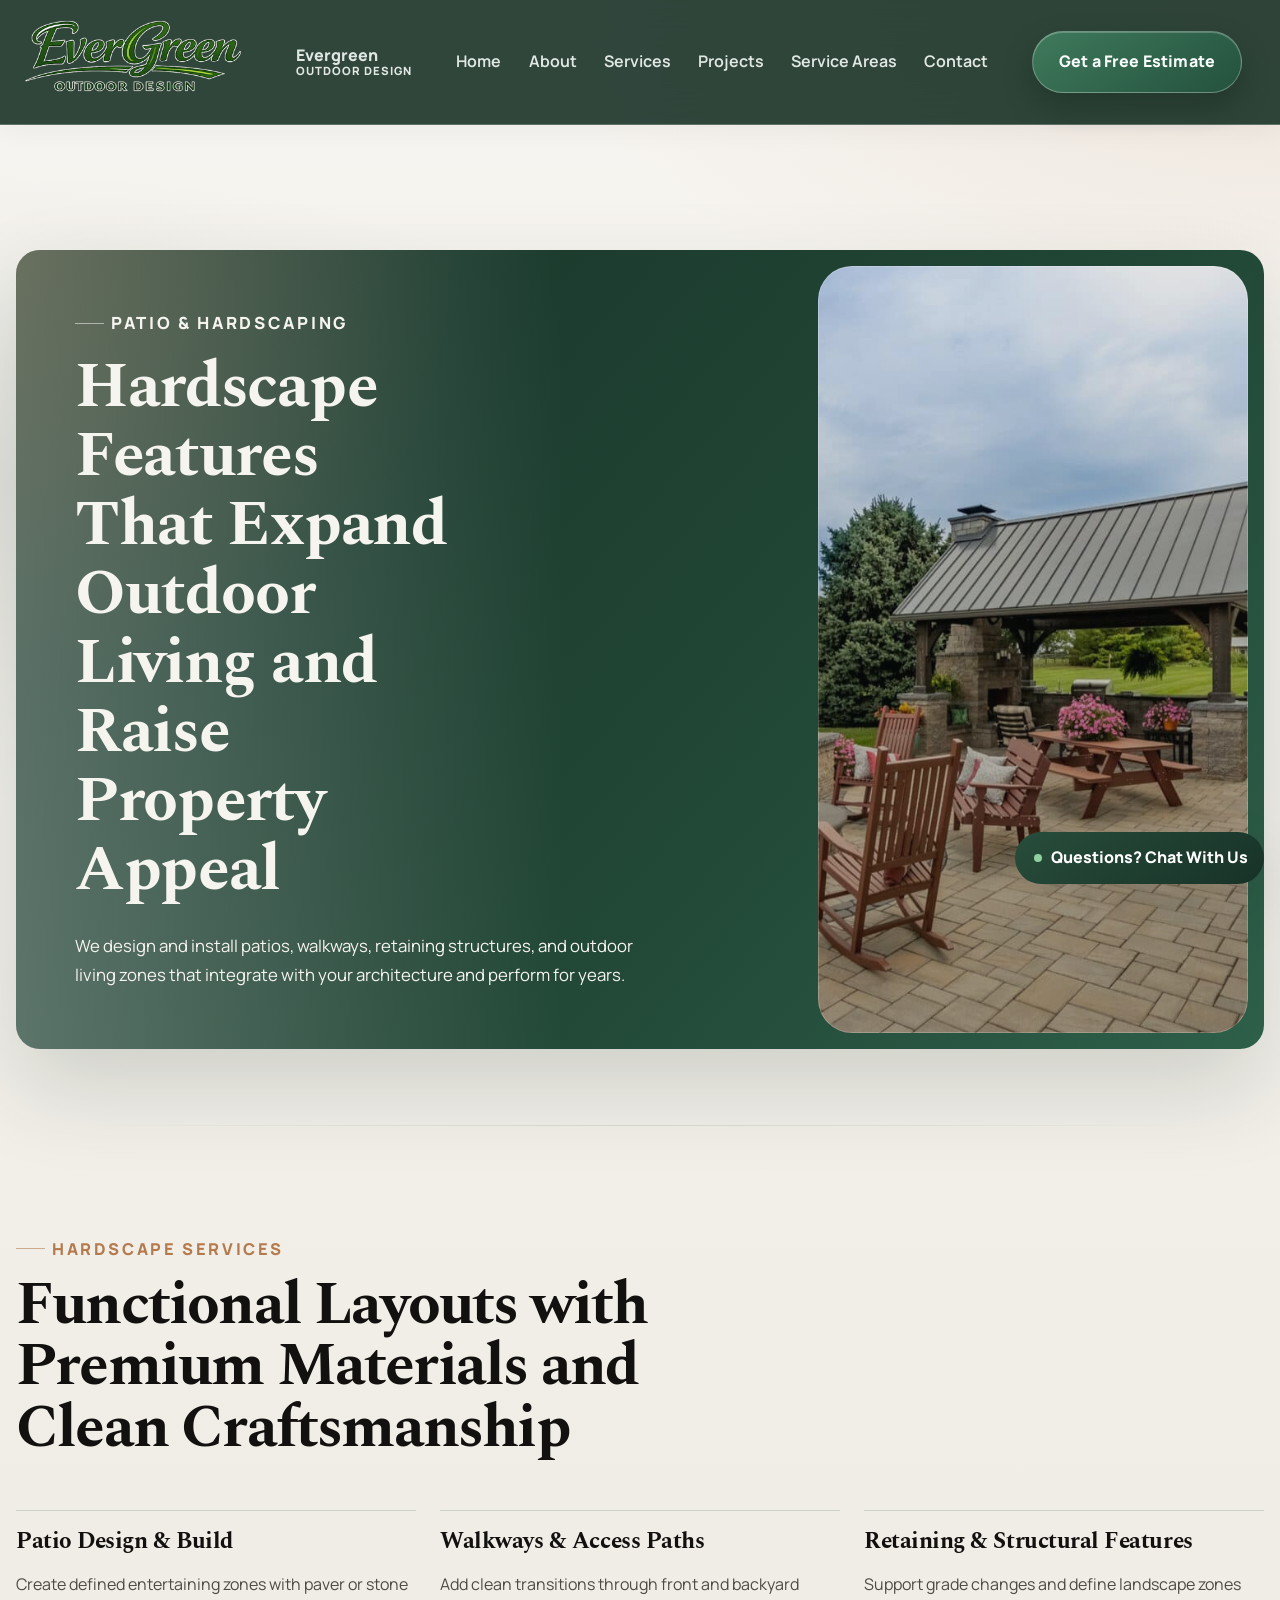
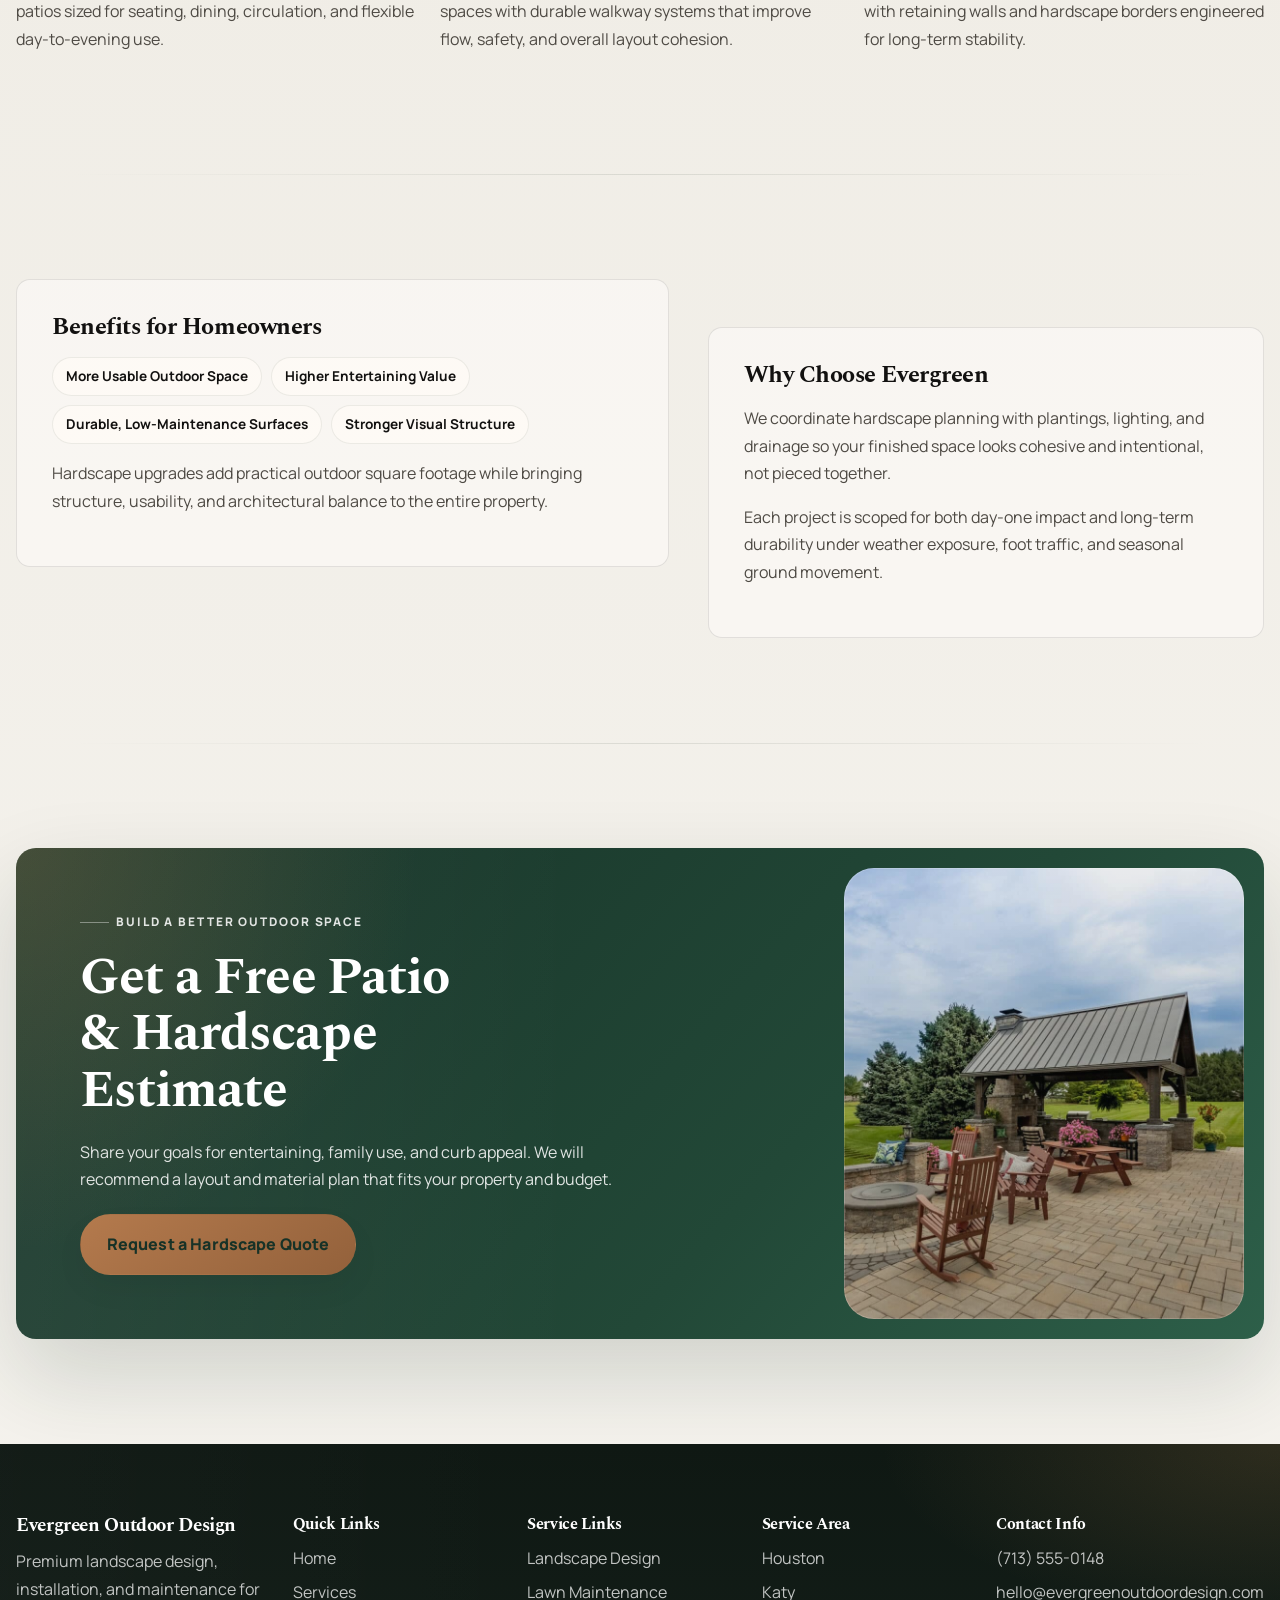
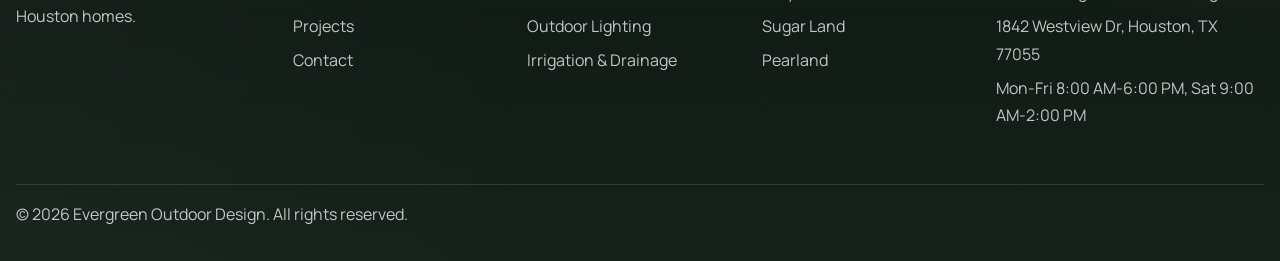
<file: patio-hardscaping.html>
<!DOCTYPE html>
<html lang="en">
  <head>
    <meta charset="UTF-8" />
    <meta name="viewport" content="width=device-width, initial-scale=1.0" />
    <title>Patio &amp; Hardscaping Services | Evergreen Outdoor Design</title>
    <meta
      name="description"
      content="Patio and hardscape services for Houston homes including pavers, retaining walls, walkways, and outdoor living layout design."
    />
    <link rel="preconnect" href="https://fonts.googleapis.com" />
    <link rel="preconnect" href="https://fonts.gstatic.com" crossorigin />
    <link
      href="https://fonts.googleapis.com/css2?family=Manrope:wght@400;500;600;700;800&family=Spectral:wght@500;600;700&display=swap"
      rel="stylesheet"
    />
    <link rel="stylesheet" href="styles.css" />
  </head>
  <body class="page-patio-hardscaping">
    <a class="skip-link" href="#main-content">Skip to content</a>

    <header class="site-header">
      <div class="container nav-wrap">
        <a class="brand" href="index.html">
          <img class="brand-logo" src="images/logo.png" alt="Evergreen Outdoor Design logo" />
          <span class="brand-text">Evergreen<small>Outdoor Design</small></span>
        </a>
        <button class="menu-toggle" aria-expanded="false" aria-controls="main-nav">
          Menu
        </button>
        <nav class="main-nav" id="main-nav" aria-label="Primary">
          <a href="index.html">Home</a>
          <a href="about.html">About</a>
          <a href="services.html">Services</a>
          <a href="projects.html">Projects</a>
          <a href="service-areas.html">Service Areas</a>
          <a href="contact.html">Contact</a>
        </nav>
        <a class="btn btn-primary nav-cta" href="contact.html">Get a Free Estimate</a>
      </div>
    </header>

    <main id="main-content">
      <section class="page-hero section">
        <div class="container page-hero-panel">
          <p class="eyebrow">Patio &amp; Hardscaping</p>
          <h1>Hardscape Features That Expand Outdoor Living and Raise Property Appeal</h1>
          <p>
            We design and install patios, walkways, retaining structures, and outdoor
            living zones that integrate with your architecture and perform for years.
          </p>
        </div>
      </section>

      <section class="section">
        <div class="container">
          <div class="section-head">
            <p class="eyebrow">Hardscape Services</p>
            <h2>Functional Layouts with Premium Materials and Clean Craftsmanship</h2>
          </div>
          <div class="grid-3">
            <article class="card">
              <h3>Patio Design &amp; Build</h3>
              <p>
                Create defined entertaining zones with paver or stone patios sized for
                seating, dining, circulation, and flexible day-to-evening use.
              </p>
            </article>
            <article class="card">
              <h3>Walkways &amp; Access Paths</h3>
              <p>
                Add clean transitions through front and backyard spaces with durable
                walkway systems that improve flow, safety, and overall layout cohesion.
              </p>
            </article>
            <article class="card">
              <h3>Retaining &amp; Structural Features</h3>
              <p>
                Support grade changes and define landscape zones with retaining walls
                and hardscape borders engineered for long-term stability.
              </p>
            </article>
          </div>
        </div>
      </section>

      <section class="section featured-services">
        <div class="container grid-2">
          <article class="card">
            <h2>Benefits for Homeowners</h2>
            <ul class="pill-list" style="margin-bottom: 1rem">
              <li>More Usable Outdoor Space</li>
              <li>Higher Entertaining Value</li>
              <li>Durable, Low-Maintenance Surfaces</li>
              <li>Stronger Visual Structure</li>
            </ul>
            <p>
              Hardscape upgrades add practical outdoor square footage while bringing
              structure, usability, and architectural balance to the entire property.
            </p>
          </article>
          <article class="card">
            <h2>Why Choose Evergreen</h2>
            <p>
              We coordinate hardscape planning with plantings, lighting, and drainage
              so your finished space looks cohesive and intentional, not pieced together.
            </p>
            <p>
              Each project is scoped for both day-one impact and long-term durability
              under weather exposure, foot traffic, and seasonal ground movement.
            </p>
          </article>
        </div>
      </section>

      <section class="section">
        <div class="container cta-band">
          <p class="eyebrow">Build a Better Outdoor Space</p>
          <h2>Get a Free Patio &amp; Hardscape Estimate</h2>
          <p>
            Share your goals for entertaining, family use, and curb appeal. We will
            recommend a layout and material plan that fits your property and budget.
          </p>
          <a class="btn btn-primary" href="contact.html">Request a Hardscape Quote</a>
        </div>
      </section>
    </main>

    <footer class="site-footer">
      <div class="container footer-grid">
        <div>
          <h3>Evergreen Outdoor Design</h3>
          <p>Premium landscape design, installation, and maintenance for Houston homes.</p>
        </div>
        <div>
          <h4>Quick Links</h4>
          <ul>
            <li><a href="index.html">Home</a></li>
            <li><a href="services.html">Services</a></li>
            <li><a href="projects.html">Projects</a></li>
            <li><a href="contact.html">Contact</a></li>
          </ul>
        </div>
        <div>
          <h4>Service Links</h4>
          <ul>
            <li><a href="landscape-design.html">Landscape Design</a></li>
            <li><a href="lawn-maintenance.html">Lawn Maintenance</a></li>
            <li><a href="outdoor-lighting.html">Outdoor Lighting</a></li>
            <li><a href="irrigation-drainage.html">Irrigation &amp; Drainage</a></li>
          </ul>
        </div>
        <div>
          <h4>Service Area</h4>
          <ul>
            <li>Houston</li>
            <li>Katy</li>
            <li>Sugar Land</li>
            <li>Pearland</li>
          </ul>
        </div>
        <div>
          <h4>Contact Info</h4>
          <ul>
            <li>(713) 555-0148</li>
            <li>hello@evergreenoutdoordesign.com</li>
            <li>1842 Westview Dr, Houston, TX 77055</li>
            <li>Mon-Fri 8:00 AM-6:00 PM, Sat 9:00 AM-2:00 PM</li>
          </ul>
        </div>
      </div>
      <div class="container footer-bottom">
        <p>&copy; <span id="year"></span> Evergreen Outdoor Design. All rights reserved.</p>
      </div>
    </footer>

    <section class="chatbot" aria-label="Website chat assistant">
      <button class="chatbot-toggle" id="chatbot-toggle" aria-expanded="false">
        Questions? Chat With Us
      </button>
      <div class="chatbot-panel" id="chatbot-panel">
        <div class="chatbot-header">
          <div class="chatbot-title-wrap">
            <span class="chatbot-avatar" aria-hidden="true">EO</span>
            <div>
              <h3>Website Assistant</h3>
              <p>Instant automated answers</p>
            </div>
          </div>
          <button id="chatbot-close" aria-label="Close chat">&times;</button>
        </div>
        <div class="chatbot-messages" id="chatbot-messages">
          <div class="msg bot">
            Ask me about patio upgrades, hardscape scope, and estimate timelines.
            <span class="msg-time">Just now</span>
          </div>
        </div>
        <div class="chatbot-quick-actions">
          <button type="button" data-question="estimate">How do I get an estimate?</button>
          <button type="button" data-question="areas">What areas do you serve?</button>
          <button type="button" data-question="services">What services do you offer?</button>
        </div>
        <form class="chatbot-input-row" id="chatbot-form">
          <label class="sr-only" for="chatbot-input">Type your message</label>
          <input id="chatbot-input" type="text" placeholder="Ask a question..." autocomplete="off" />
          <button type="submit">Send</button>
        </form>
      </div>
    </section>

    <script src="script.js"></script>
  </body>
</html>
</file>
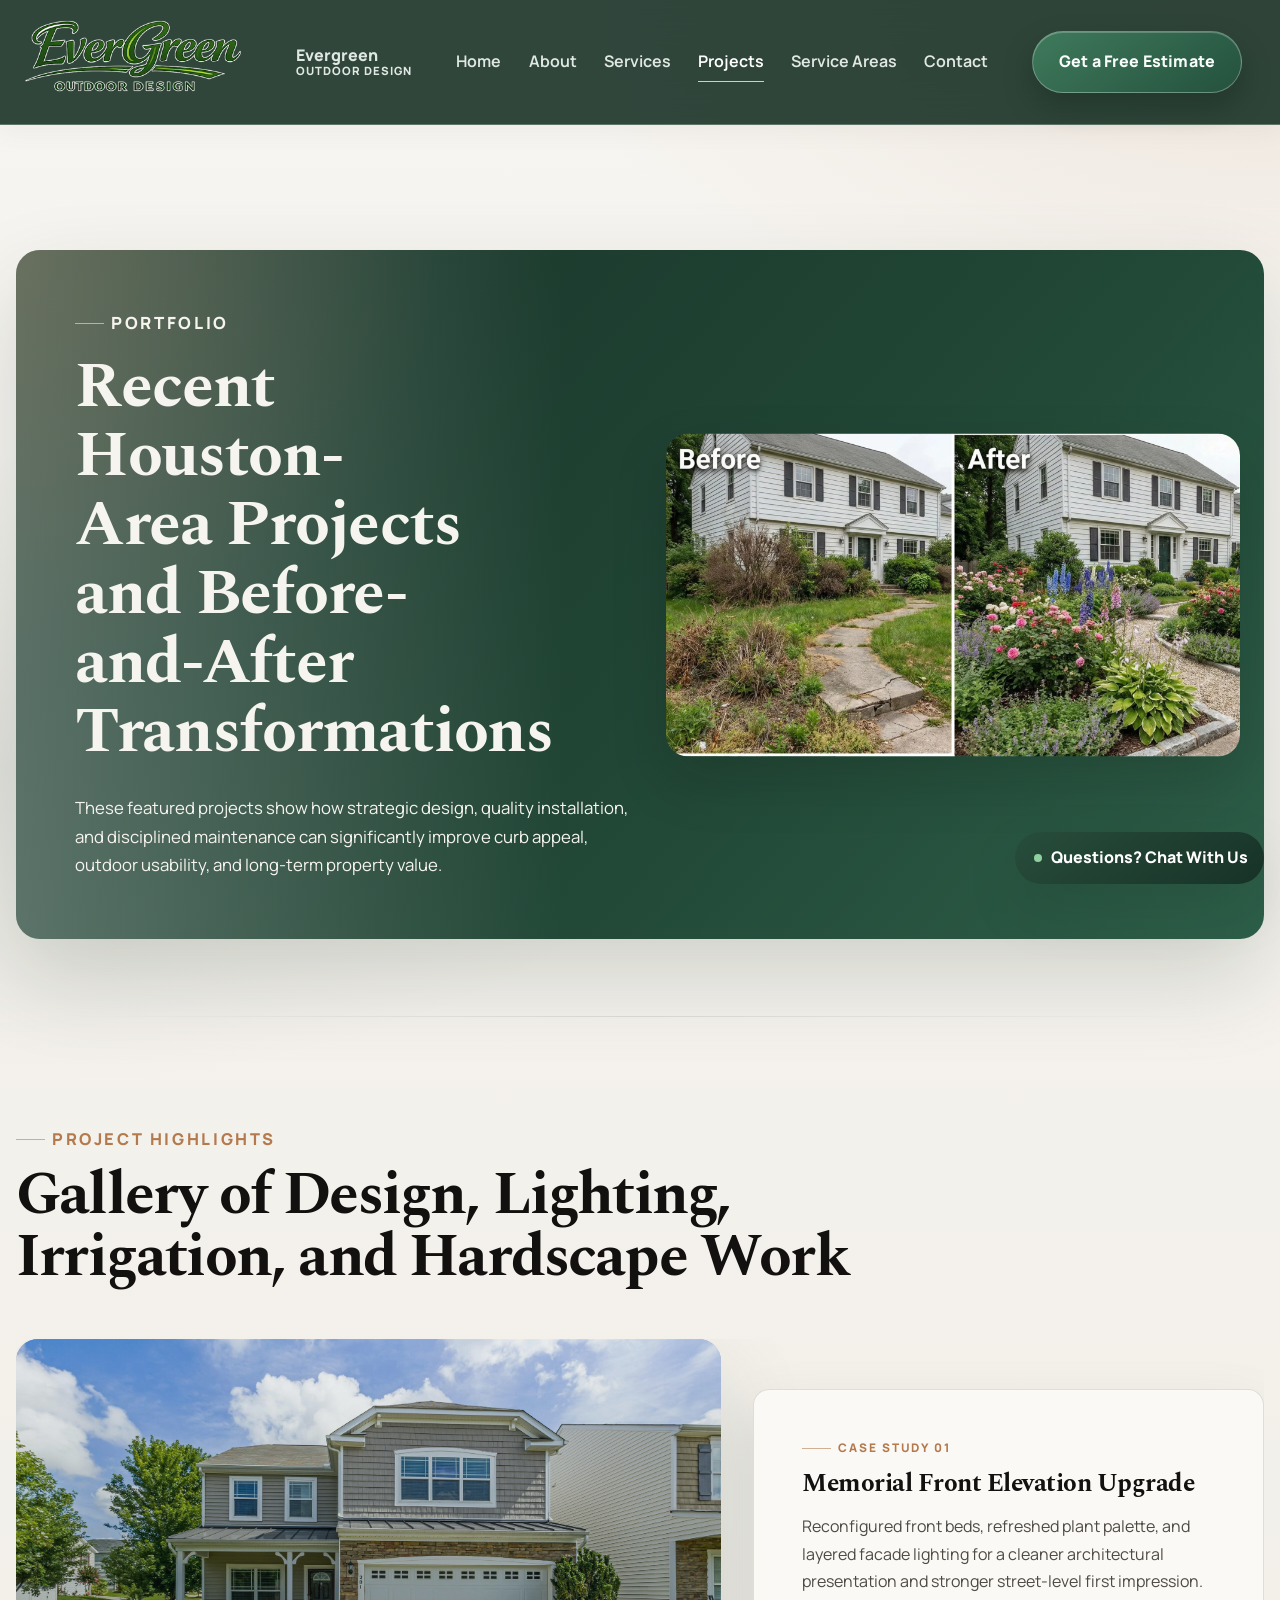
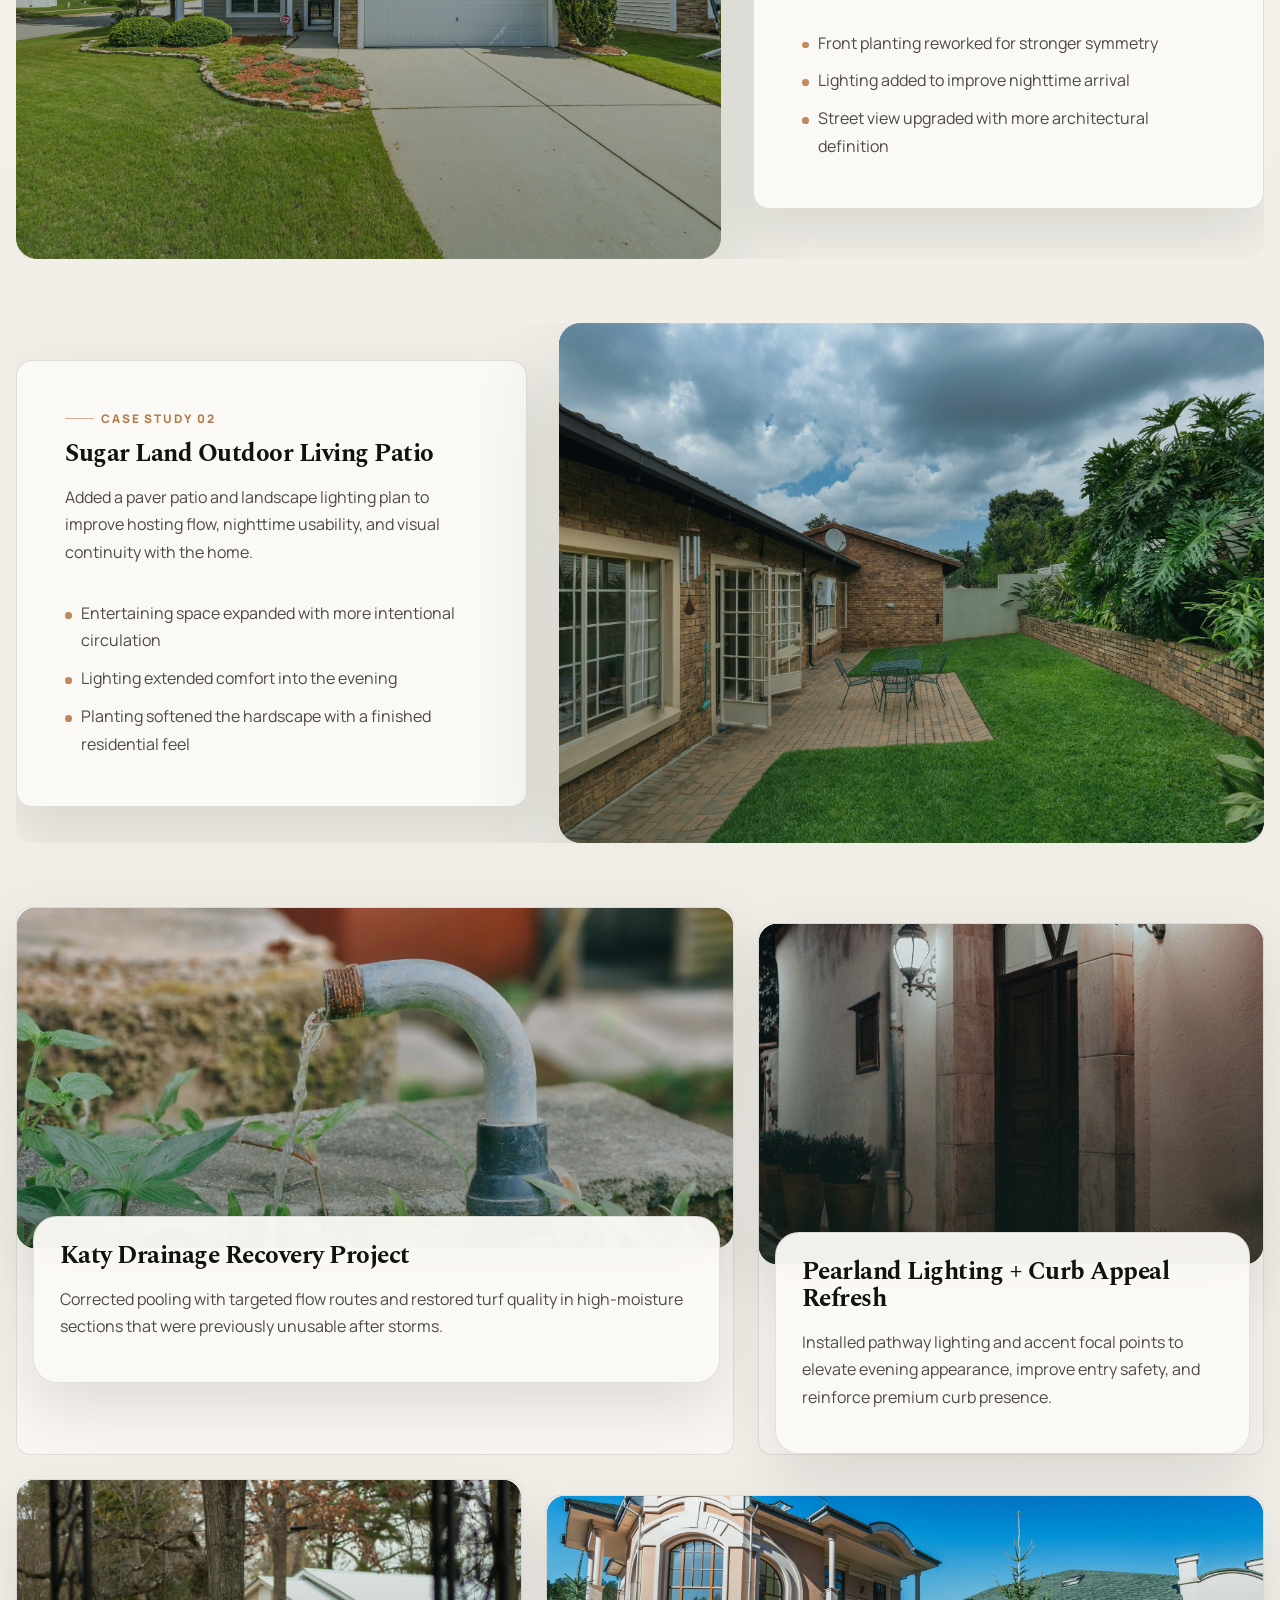
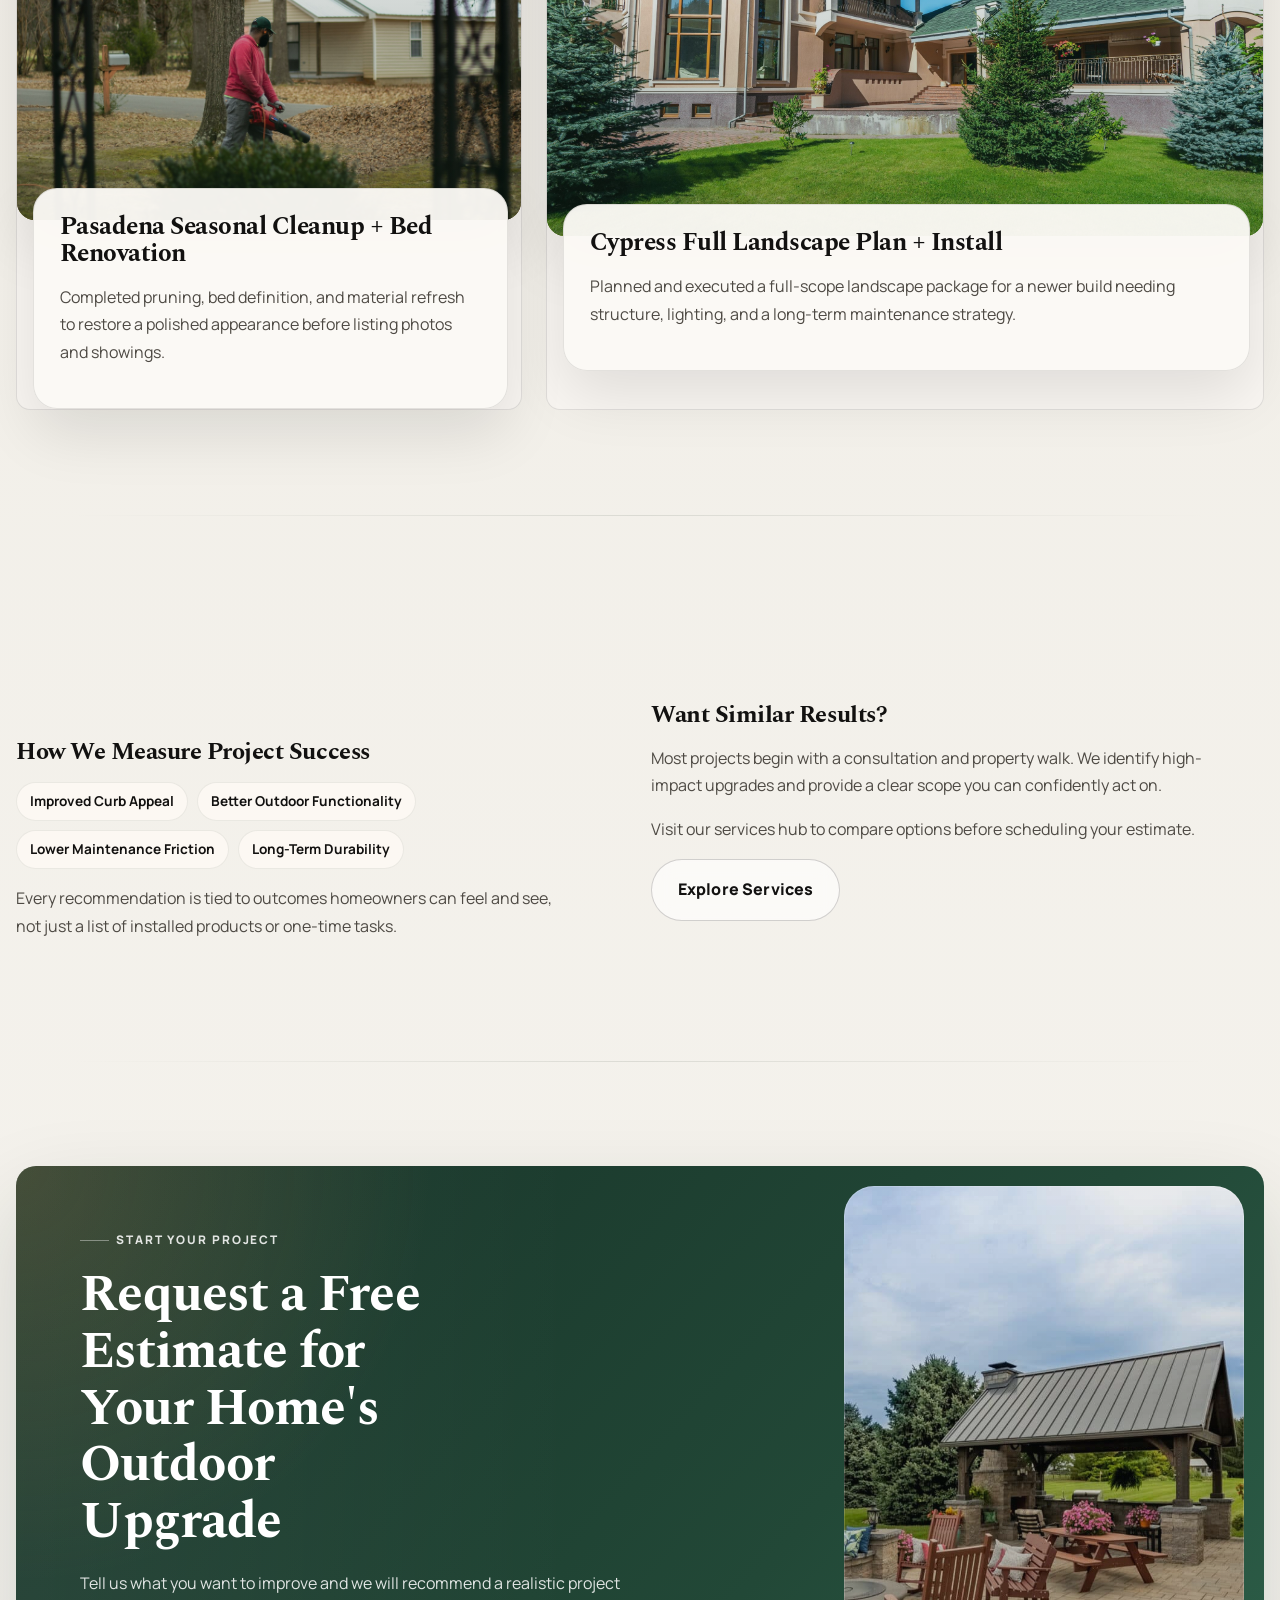
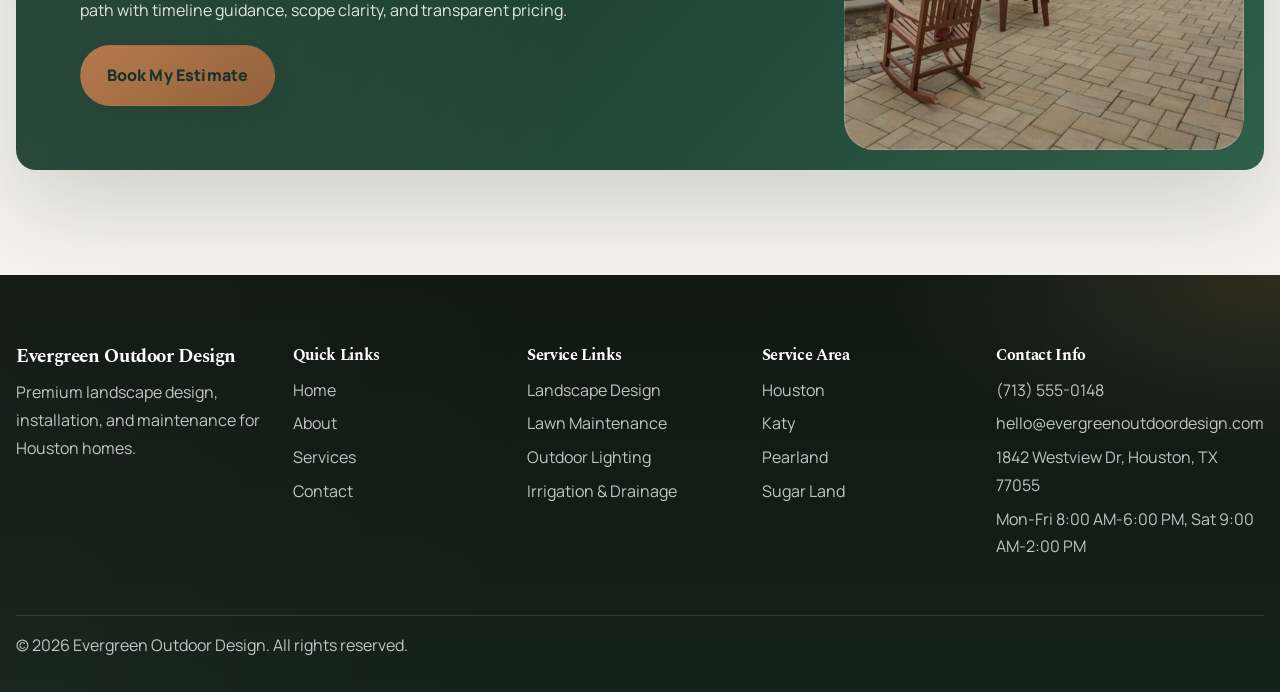
<file: projects.html>
<!DOCTYPE html>
<html lang="en">
  <head>
    <meta charset="UTF-8" />
    <meta name="viewport" content="width=device-width, initial-scale=1.0" />
    <title>Project Portfolio | Evergreen Outdoor Design</title>
    <meta
      name="description"
      content="Browse recent landscaping, lighting, irrigation, and hardscaping projects completed by Evergreen Outdoor Design in the Houston area."
    />
    <link rel="preconnect" href="https://fonts.googleapis.com" />
    <link rel="preconnect" href="https://fonts.gstatic.com" crossorigin />
    <link
      href="https://fonts.googleapis.com/css2?family=Manrope:wght@400;500;600;700;800&family=Spectral:wght@500;600;700&display=swap"
      rel="stylesheet"
    />
    <link rel="stylesheet" href="styles.css" />
  </head>
  <body class="page-projects">
    <a class="skip-link" href="#main-content">Skip to content</a>

    <header class="site-header">
      <div class="container nav-wrap">
        <a class="brand" href="index.html">
          <img class="brand-logo" src="images/logo.png" alt="Evergreen Outdoor Design logo" />
          <span class="brand-text">Evergreen<small>Outdoor Design</small></span>
        </a>
        <button class="menu-toggle" aria-expanded="false" aria-controls="main-nav">
          Menu
        </button>
        <nav class="main-nav" id="main-nav" aria-label="Primary">
          <a href="index.html">Home</a>
          <a href="about.html">About</a>
          <a href="services.html">Services</a>
          <a href="projects.html">Projects</a>
          <a href="service-areas.html">Service Areas</a>
          <a href="contact.html">Contact</a>
        </nav>
        <a class="btn btn-primary nav-cta" href="contact.html">Get a Free Estimate</a>
      </div>
    </header>

    <main id="main-content">
      <section class="page-hero section">
        <div class="container page-hero-panel">
          <p class="eyebrow">Portfolio</p>
          <h1>Recent Houston-Area Projects and Before-and-After Transformations</h1>
          <p>
            These featured projects show how strategic design, quality installation,
            and disciplined maintenance can significantly improve curb appeal, outdoor
            usability, and long-term property value.
          </p>
        </div>
      </section>

      <section class="section">
        <div class="container">
          <div class="section-head">
            <p class="eyebrow">Project Highlights</p>
            <h2>Gallery of Design, Lighting, Irrigation, and Hardscape Work</h2>
          </div>

          <div class="project-journal">
            <article class="project-journal-entry">
              <div class="gallery-visual one">
                <img
                  class="gallery-image-media"
                  src="images/projects/memorial-front-elevation-redesign.jpg"
                  alt="Front elevation redesign with refreshed planting beds and stronger curb appeal"
                  loading="lazy"
                />
              </div>
              <div class="gallery-copy project-journal-copy">
                <p class="eyebrow">Case Study 01</p>
                <h3>Memorial Front Elevation Upgrade</h3>
                <p>
                  Reconfigured front beds, refreshed plant palette, and layered facade
                  lighting for a cleaner architectural presentation and stronger
                  street-level first impression.
                </p>
                <ul class="project-notes">
                  <li>Front planting reworked for stronger symmetry</li>
                  <li>Lighting added to improve nighttime arrival</li>
                  <li>Street view upgraded with more architectural definition</li>
                </ul>
              </div>
            </article>
            <article class="project-journal-entry reverse">
              <div class="gallery-visual two">
                <img
                  class="gallery-image-media"
                  src="images/projects/sugar-land-patio-expansion.jpg"
                  alt="Outdoor living patio installation with paving and surrounding greenery"
                  loading="lazy"
                />
              </div>
              <div class="gallery-copy project-journal-copy">
                <p class="eyebrow">Case Study 02</p>
                <h3>Sugar Land Outdoor Living Patio</h3>
                <p>
                  Added a paver patio and landscape lighting plan to improve hosting
                  flow, nighttime usability, and visual continuity with the home.
                </p>
                <ul class="project-notes">
                  <li>Entertaining space expanded with more intentional circulation</li>
                  <li>Lighting extended comfort into the evening</li>
                  <li>Planting softened the hardscape with a finished residential feel</li>
                </ul>
              </div>
            </article>
            <div class="project-snapshot-grid">
              <article class="card project-snapshot-card">
                <div class="gallery-visual three">
                  <img
                    class="gallery-image-media"
                    src="images/projects/katy-drainage-recovery.jpg"
                    alt="Drainage recovery work redirecting water flow through a residential landscape"
                    loading="lazy"
                  />
                </div>
                <div class="gallery-copy">
                  <h3>Katy Drainage Recovery Project</h3>
                  <p>
                    Corrected pooling with targeted flow routes and restored turf quality
                    in high-moisture sections that were previously unusable after storms.
                  </p>
                </div>
              </article>
              <article class="card project-snapshot-card">
                <div class="gallery-visual four">
                  <img
                    class="gallery-image-media"
                    src="images/projects/pearland-outdoor-lighting-refresh.jpg"
                    alt="Outdoor lighting highlighting a residential entrance and curb appeal at night"
                    loading="lazy"
                  />
                </div>
                <div class="gallery-copy">
                  <h3>Pearland Lighting + Curb Appeal Refresh</h3>
                  <p>
                    Installed pathway lighting and accent focal points to elevate evening
                    appearance, improve entry safety, and reinforce premium curb presence.
                  </p>
                </div>
              </article>
              <article class="card project-snapshot-card">
                <div class="gallery-visual five">
                  <img
                    class="gallery-image-media"
                    src="images/projects/pasadena-seasonal-cleanup.jpg"
                    alt="Seasonal yard cleanup in progress with leaves and debris being cleared from the landscape"
                    loading="lazy"
                  />
                </div>
                <div class="gallery-copy">
                  <h3>Pasadena Seasonal Cleanup + Bed Renovation</h3>
                  <p>
                    Completed pruning, bed definition, and material refresh to restore a
                    polished appearance before listing photos and showings.
                  </p>
                </div>
              </article>
              <article class="card project-snapshot-card">
                <div class="gallery-visual six">
                  <img
                    class="gallery-image-media"
                    src="images/projects/cypress-landscape-install.jpg"
                    alt="Large residential landscape installation with manicured lawn and structured planting"
                    loading="lazy"
                  />
                </div>
                <div class="gallery-copy">
                  <h3>Cypress Full Landscape Plan + Install</h3>
                  <p>
                    Planned and executed a full-scope landscape package for a newer build
                    needing structure, lighting, and a long-term maintenance strategy.
                  </p>
                </div>
              </article>
            </div>
          </div>
        </div>
      </section>

      <section class="section featured-services">
        <div class="container grid-2 project-results-grid">
          <article class="card project-results-copy">
            <h2>How We Measure Project Success</h2>
            <ul class="pill-list" style="margin-bottom: 1rem">
              <li>Improved Curb Appeal</li>
              <li>Better Outdoor Functionality</li>
              <li>Lower Maintenance Friction</li>
              <li>Long-Term Durability</li>
            </ul>
            <p>
              Every recommendation is tied to outcomes homeowners can feel and see,
              not just a list of installed products or one-time tasks.
            </p>
          </article>
          <article class="card project-results-panel">
            <h2>Want Similar Results?</h2>
            <p>
              Most projects begin with a consultation and property walk. We identify
              high-impact upgrades and provide a clear scope you can confidently act on.
            </p>
            <p>
              Visit our services hub to compare options before scheduling your estimate.
            </p>
            <a class="btn btn-secondary" href="services.html">Explore Services</a>
          </article>
        </div>
      </section>

      <section class="section">
        <div class="container cta-band">
          <p class="eyebrow">Start Your Project</p>
          <h2>Request a Free Estimate for Your Home's Outdoor Upgrade</h2>
          <p>
            Tell us what you want to improve and we will recommend a realistic project
            path with timeline guidance, scope clarity, and transparent pricing.
          </p>
          <a class="btn btn-primary" href="contact.html">Book My Estimate</a>
        </div>
      </section>
    </main>

    <footer class="site-footer">
      <div class="container footer-grid">
        <div>
          <h3>Evergreen Outdoor Design</h3>
          <p>Premium landscape design, installation, and maintenance for Houston homes.</p>
        </div>
        <div>
          <h4>Quick Links</h4>
          <ul>
            <li><a href="index.html">Home</a></li>
            <li><a href="about.html">About</a></li>
            <li><a href="services.html">Services</a></li>
            <li><a href="contact.html">Contact</a></li>
          </ul>
        </div>
        <div>
          <h4>Service Links</h4>
          <ul>
            <li><a href="landscape-design.html">Landscape Design</a></li>
            <li><a href="lawn-maintenance.html">Lawn Maintenance</a></li>
            <li><a href="outdoor-lighting.html">Outdoor Lighting</a></li>
            <li><a href="irrigation-drainage.html">Irrigation &amp; Drainage</a></li>
          </ul>
        </div>
        <div>
          <h4>Service Area</h4>
          <ul>
            <li>Houston</li>
            <li>Katy</li>
            <li>Pearland</li>
            <li>Sugar Land</li>
          </ul>
        </div>
        <div>
          <h4>Contact Info</h4>
          <ul>
            <li>(713) 555-0148</li>
            <li>hello@evergreenoutdoordesign.com</li>
            <li>1842 Westview Dr, Houston, TX 77055</li>
            <li>Mon-Fri 8:00 AM-6:00 PM, Sat 9:00 AM-2:00 PM</li>
          </ul>
        </div>
      </div>
      <div class="container footer-bottom">
        <p>&copy; <span id="year"></span> Evergreen Outdoor Design. All rights reserved.</p>
      </div>
    </footer>

    <section class="chatbot" aria-label="Website chat assistant">
      <button class="chatbot-toggle" id="chatbot-toggle" aria-expanded="false">
        Questions? Chat With Us
      </button>
      <div class="chatbot-panel" id="chatbot-panel">
        <div class="chatbot-header">
          <div class="chatbot-title-wrap">
            <span class="chatbot-avatar" aria-hidden="true">EO</span>
            <div>
              <h3>Website Assistant</h3>
              <p>Instant automated answers</p>
            </div>
          </div>
          <button id="chatbot-close" aria-label="Close chat">&times;</button>
        </div>
        <div class="chatbot-messages" id="chatbot-messages">
          <div class="msg bot">
            I can help with project examples and estimate next steps.
            <span class="msg-time">Just now</span>
          </div>
        </div>
        <div class="chatbot-quick-actions">
          <button type="button" data-question="estimate">How do I get an estimate?</button>
          <button type="button" data-question="areas">What areas do you serve?</button>
          <button type="button" data-question="services">What services do you offer?</button>
        </div>
        <form class="chatbot-input-row" id="chatbot-form">
          <label class="sr-only" for="chatbot-input">Type your message</label>
          <input id="chatbot-input" type="text" placeholder="Ask a question..." autocomplete="off" />
          <button type="submit">Send</button>
        </form>
      </div>
    </section>

    <script src="script.js"></script>
  </body>
</html>
</file>
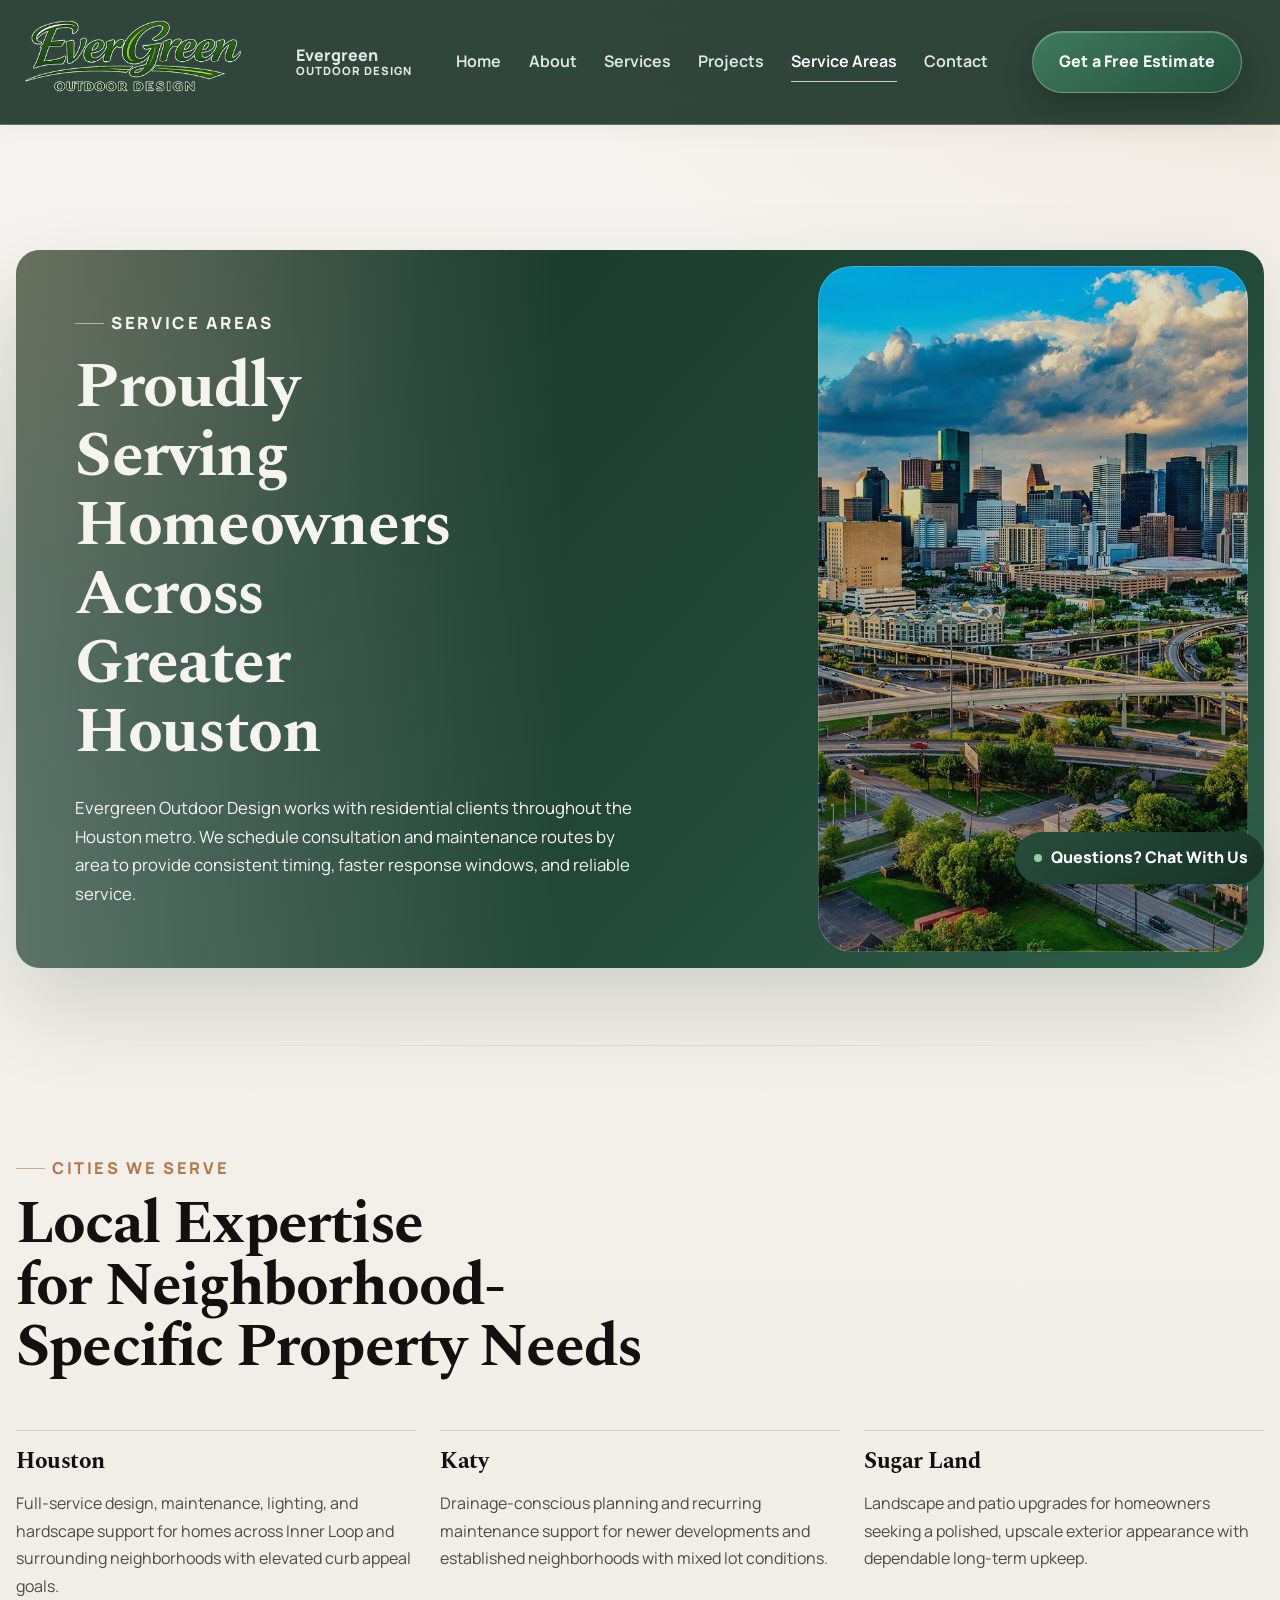
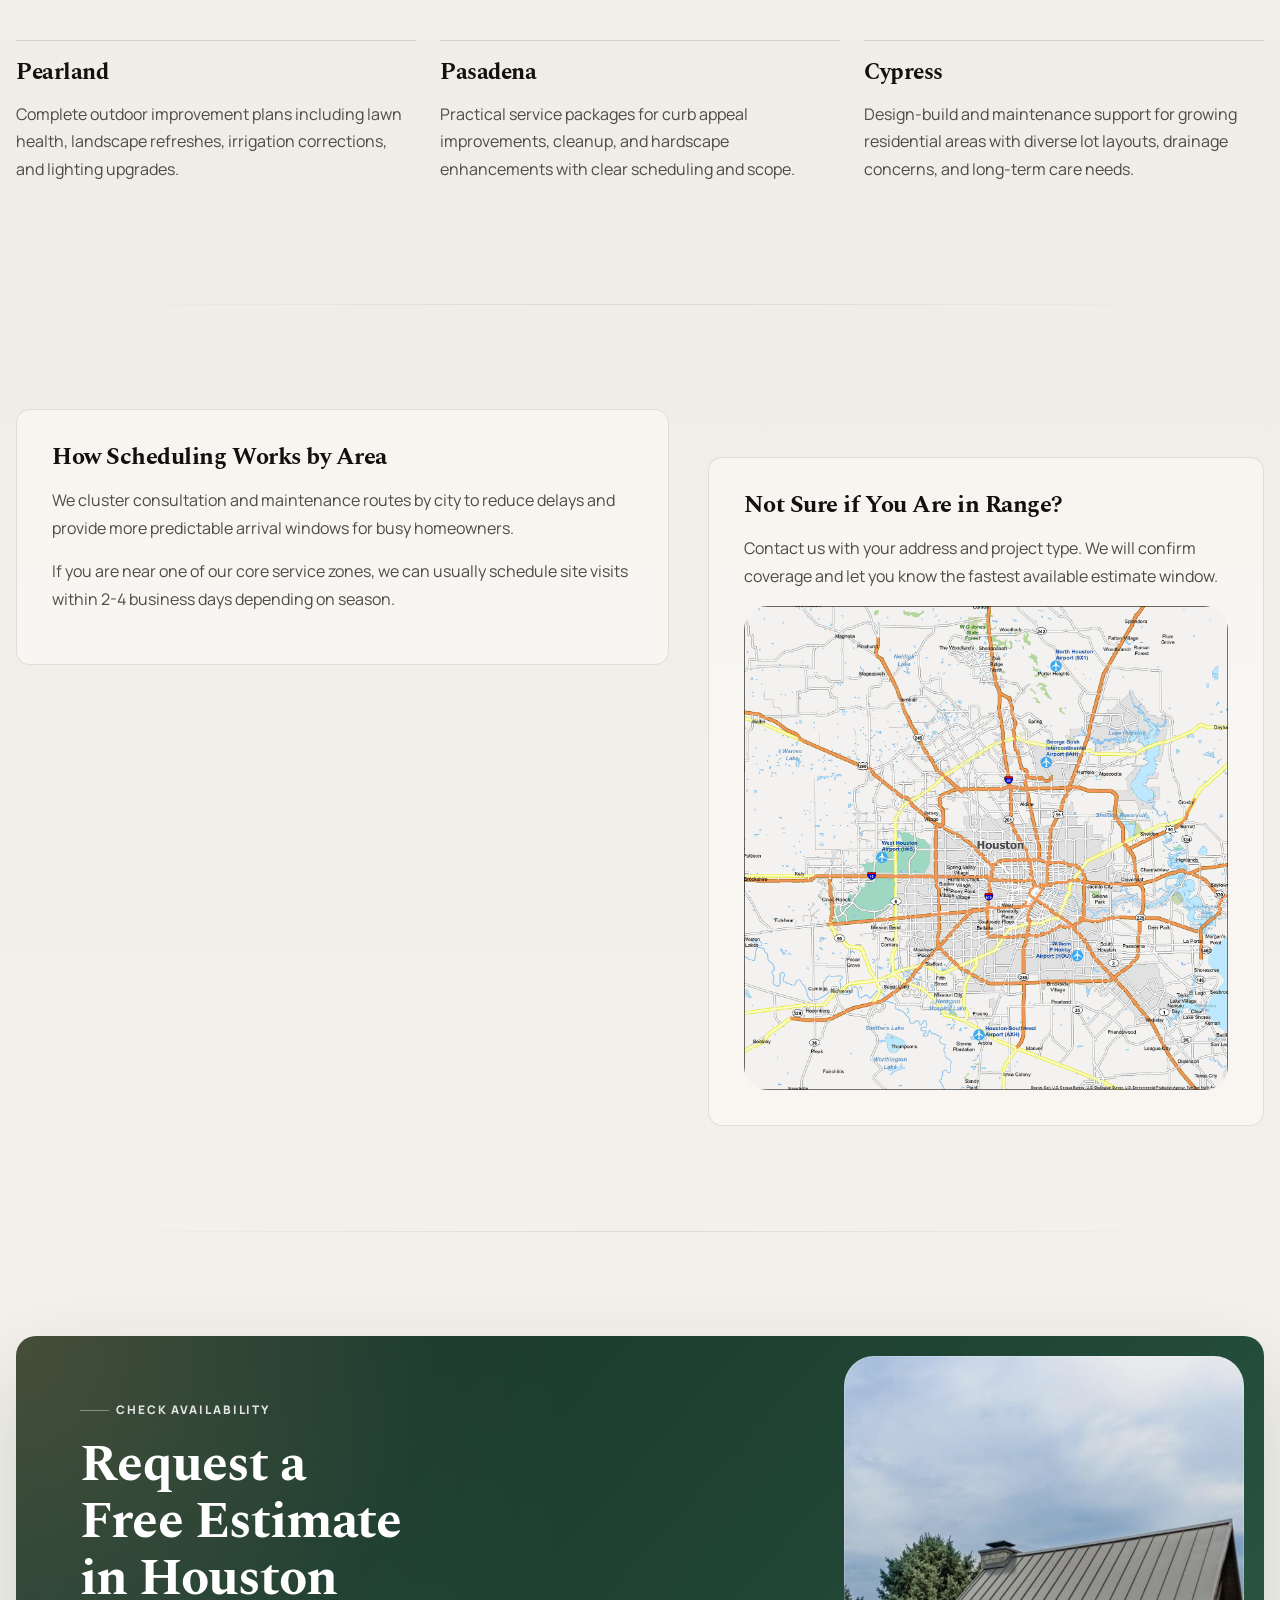
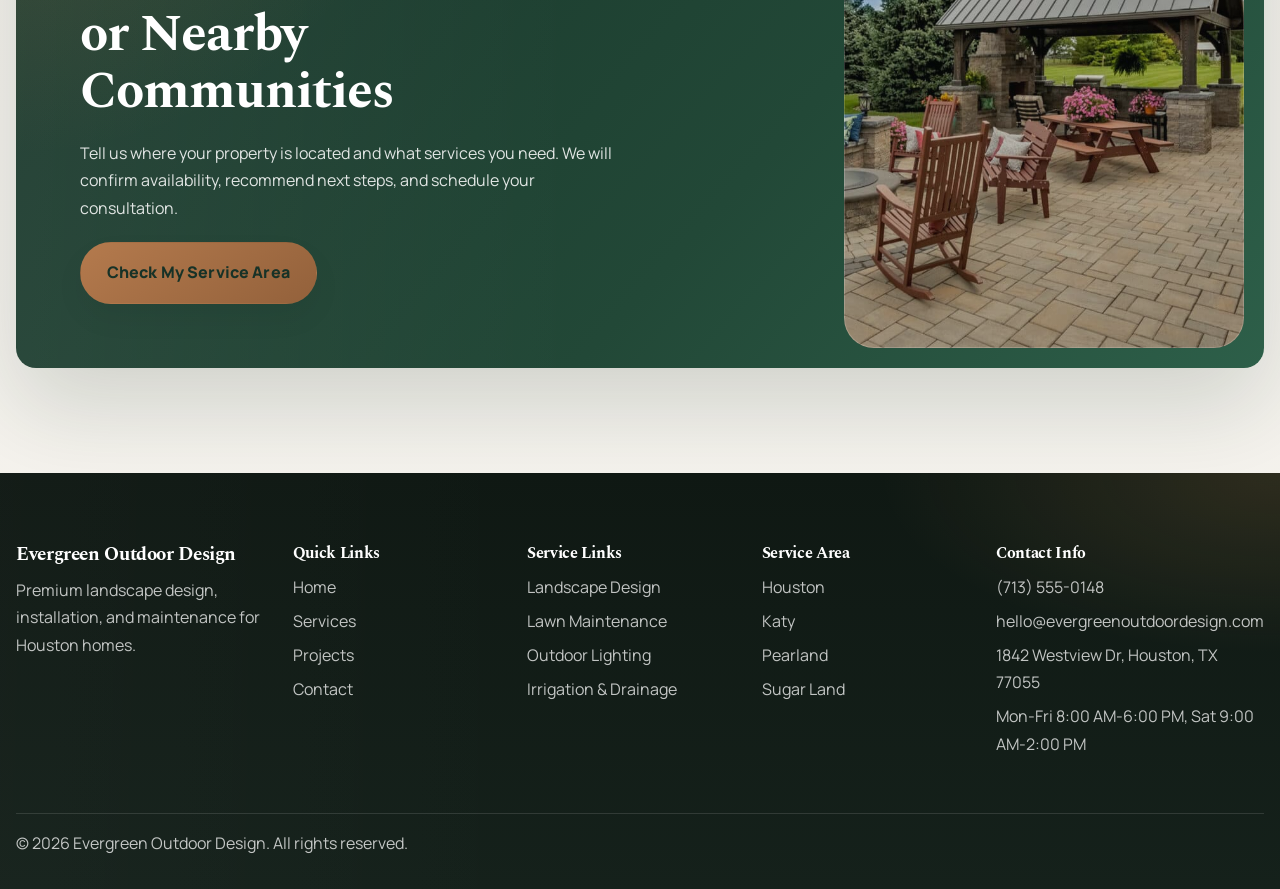
<file: service-areas.html>
<!DOCTYPE html>
<html lang="en">
  <head>
    <meta charset="UTF-8" />
    <meta name="viewport" content="width=device-width, initial-scale=1.0" />
    <title>Service Areas | Evergreen Outdoor Design</title>
    <meta
      name="description"
      content="Evergreen Outdoor Design serves homeowners in Houston, Katy, Sugar Land, Pearland, Pasadena, and Cypress."
    />
    <link rel="preconnect" href="https://fonts.googleapis.com" />
    <link rel="preconnect" href="https://fonts.gstatic.com" crossorigin />
    <link
      href="https://fonts.googleapis.com/css2?family=Manrope:wght@400;500;600;700;800&family=Spectral:wght@500;600;700&display=swap"
      rel="stylesheet"
    />
    <link rel="stylesheet" href="styles.css" />
  </head>
  <body class="page-service-areas">
    <a class="skip-link" href="#main-content">Skip to content</a>

    <header class="site-header">
      <div class="container nav-wrap">
        <a class="brand" href="index.html">
          <img class="brand-logo" src="images/logo.png" alt="Evergreen Outdoor Design logo" />
          <span class="brand-text">Evergreen<small>Outdoor Design</small></span>
        </a>
        <button class="menu-toggle" aria-expanded="false" aria-controls="main-nav">
          Menu
        </button>
        <nav class="main-nav" id="main-nav" aria-label="Primary">
          <a href="index.html">Home</a>
          <a href="about.html">About</a>
          <a href="services.html">Services</a>
          <a href="projects.html">Projects</a>
          <a href="service-areas.html">Service Areas</a>
          <a href="contact.html">Contact</a>
        </nav>
        <a class="btn btn-primary nav-cta" href="contact.html">Get a Free Estimate</a>
      </div>
    </header>

    <main id="main-content">
      <section class="page-hero section">
        <div class="container page-hero-panel">
          <p class="eyebrow">Service Areas</p>
          <h1>Proudly Serving Homeowners Across Greater Houston</h1>
          <p>
            Evergreen Outdoor Design works with residential clients throughout the
            Houston metro. We schedule consultation and maintenance routes by area to
            provide consistent timing, faster response windows, and reliable service.
          </p>
        </div>
      </section>

      <section class="section">
        <div class="container">
          <div class="section-head">
            <p class="eyebrow">Cities We Serve</p>
            <h2>Local Expertise for Neighborhood-Specific Property Needs</h2>
          </div>
          <div class="grid-3">
            <article class="card">
              <h3>Houston</h3>
              <p>
                Full-service design, maintenance, lighting, and hardscape support for
                homes across Inner Loop and surrounding neighborhoods with elevated
                curb appeal goals.
              </p>
            </article>
            <article class="card">
              <h3>Katy</h3>
              <p>
                Drainage-conscious planning and recurring maintenance support for newer
                developments and established neighborhoods with mixed lot conditions.
              </p>
            </article>
            <article class="card">
              <h3>Sugar Land</h3>
              <p>
                Landscape and patio upgrades for homeowners seeking a polished, upscale
                exterior appearance with dependable long-term upkeep.
              </p>
            </article>
            <article class="card">
              <h3>Pearland</h3>
              <p>
                Complete outdoor improvement plans including lawn health, landscape
                refreshes, irrigation corrections, and lighting upgrades.
              </p>
            </article>
            <article class="card">
              <h3>Pasadena</h3>
              <p>
                Practical service packages for curb appeal improvements, cleanup, and
                hardscape enhancements with clear scheduling and scope.
              </p>
            </article>
            <article class="card">
              <h3>Cypress</h3>
              <p>
                Design-build and maintenance support for growing residential areas with
                diverse lot layouts, drainage concerns, and long-term care needs.
              </p>
            </article>
          </div>
        </div>
      </section>

      <section class="section featured-services">
        <div class="container grid-2">
          <article class="card">
            <h2>How Scheduling Works by Area</h2>
            <p>
              We cluster consultation and maintenance routes by city to reduce delays
              and provide more predictable arrival windows for busy homeowners.
            </p>
            <p>
              If you are near one of our core service zones, we can usually schedule
              site visits within 2-4 business days depending on season.
            </p>
          </article>
          <article class="card">
            <h2>Not Sure if You Are in Range?</h2>
            <p>
              Contact us with your address and project type. We will confirm coverage
              and let you know the fastest available estimate window.
            </p>
            <div class="map-placeholder">
              <img
                src="images/Houston-Map.jpg"
                alt="Map of Houston service coverage area"
                loading="lazy"
              />
            </div>
          </article>
        </div>
      </section>

      <section class="section">
        <div class="container cta-band">
          <p class="eyebrow">Check Availability</p>
          <h2>Request a Free Estimate in Houston or Nearby Communities</h2>
          <p>
            Tell us where your property is located and what services you need. We will
            confirm availability, recommend next steps, and schedule your consultation.
          </p>
          <a class="btn btn-primary" href="contact.html">Check My Service Area</a>
        </div>
      </section>
    </main>

    <footer class="site-footer">
      <div class="container footer-grid">
        <div>
          <h3>Evergreen Outdoor Design</h3>
          <p>Premium landscape design, installation, and maintenance for Houston homes.</p>
        </div>
        <div>
          <h4>Quick Links</h4>
          <ul>
            <li><a href="index.html">Home</a></li>
            <li><a href="services.html">Services</a></li>
            <li><a href="projects.html">Projects</a></li>
            <li><a href="contact.html">Contact</a></li>
          </ul>
        </div>
        <div>
          <h4>Service Links</h4>
          <ul>
            <li><a href="landscape-design.html">Landscape Design</a></li>
            <li><a href="lawn-maintenance.html">Lawn Maintenance</a></li>
            <li><a href="outdoor-lighting.html">Outdoor Lighting</a></li>
            <li><a href="irrigation-drainage.html">Irrigation &amp; Drainage</a></li>
          </ul>
        </div>
        <div>
          <h4>Service Area</h4>
          <ul>
            <li>Houston</li>
            <li>Katy</li>
            <li>Pearland</li>
            <li>Sugar Land</li>
          </ul>
        </div>
        <div>
          <h4>Contact Info</h4>
          <ul>
            <li>(713) 555-0148</li>
            <li>hello@evergreenoutdoordesign.com</li>
            <li>1842 Westview Dr, Houston, TX 77055</li>
            <li>Mon-Fri 8:00 AM-6:00 PM, Sat 9:00 AM-2:00 PM</li>
          </ul>
        </div>
      </div>
      <div class="container footer-bottom">
        <p>&copy; <span id="year"></span> Evergreen Outdoor Design. All rights reserved.</p>
      </div>
    </footer>

    <section class="chatbot" aria-label="Website chat assistant">
      <button class="chatbot-toggle" id="chatbot-toggle" aria-expanded="false">
        Questions? Chat With Us
      </button>
      <div class="chatbot-panel" id="chatbot-panel">
        <div class="chatbot-header">
          <div class="chatbot-title-wrap">
            <span class="chatbot-avatar" aria-hidden="true">EO</span>
            <div>
              <h3>Website Assistant</h3>
              <p>Instant automated answers</p>
            </div>
          </div>
          <button id="chatbot-close" aria-label="Close chat">&times;</button>
        </div>
        <div class="chatbot-messages" id="chatbot-messages">
          <div class="msg bot">
            I can confirm if we serve your neighborhood.
            <span class="msg-time">Just now</span>
          </div>
        </div>
        <div class="chatbot-quick-actions">
          <button type="button" data-question="estimate">How do I get an estimate?</button>
          <button type="button" data-question="areas">What areas do you serve?</button>
          <button type="button" data-question="services">What services do you offer?</button>
        </div>
        <form class="chatbot-input-row" id="chatbot-form">
          <label class="sr-only" for="chatbot-input">Type your message</label>
          <input id="chatbot-input" type="text" placeholder="Ask a question..." autocomplete="off" />
          <button type="submit">Send</button>
        </form>
      </div>
    </section>

    <script src="script.js"></script>
  </body>
</html>
</file>
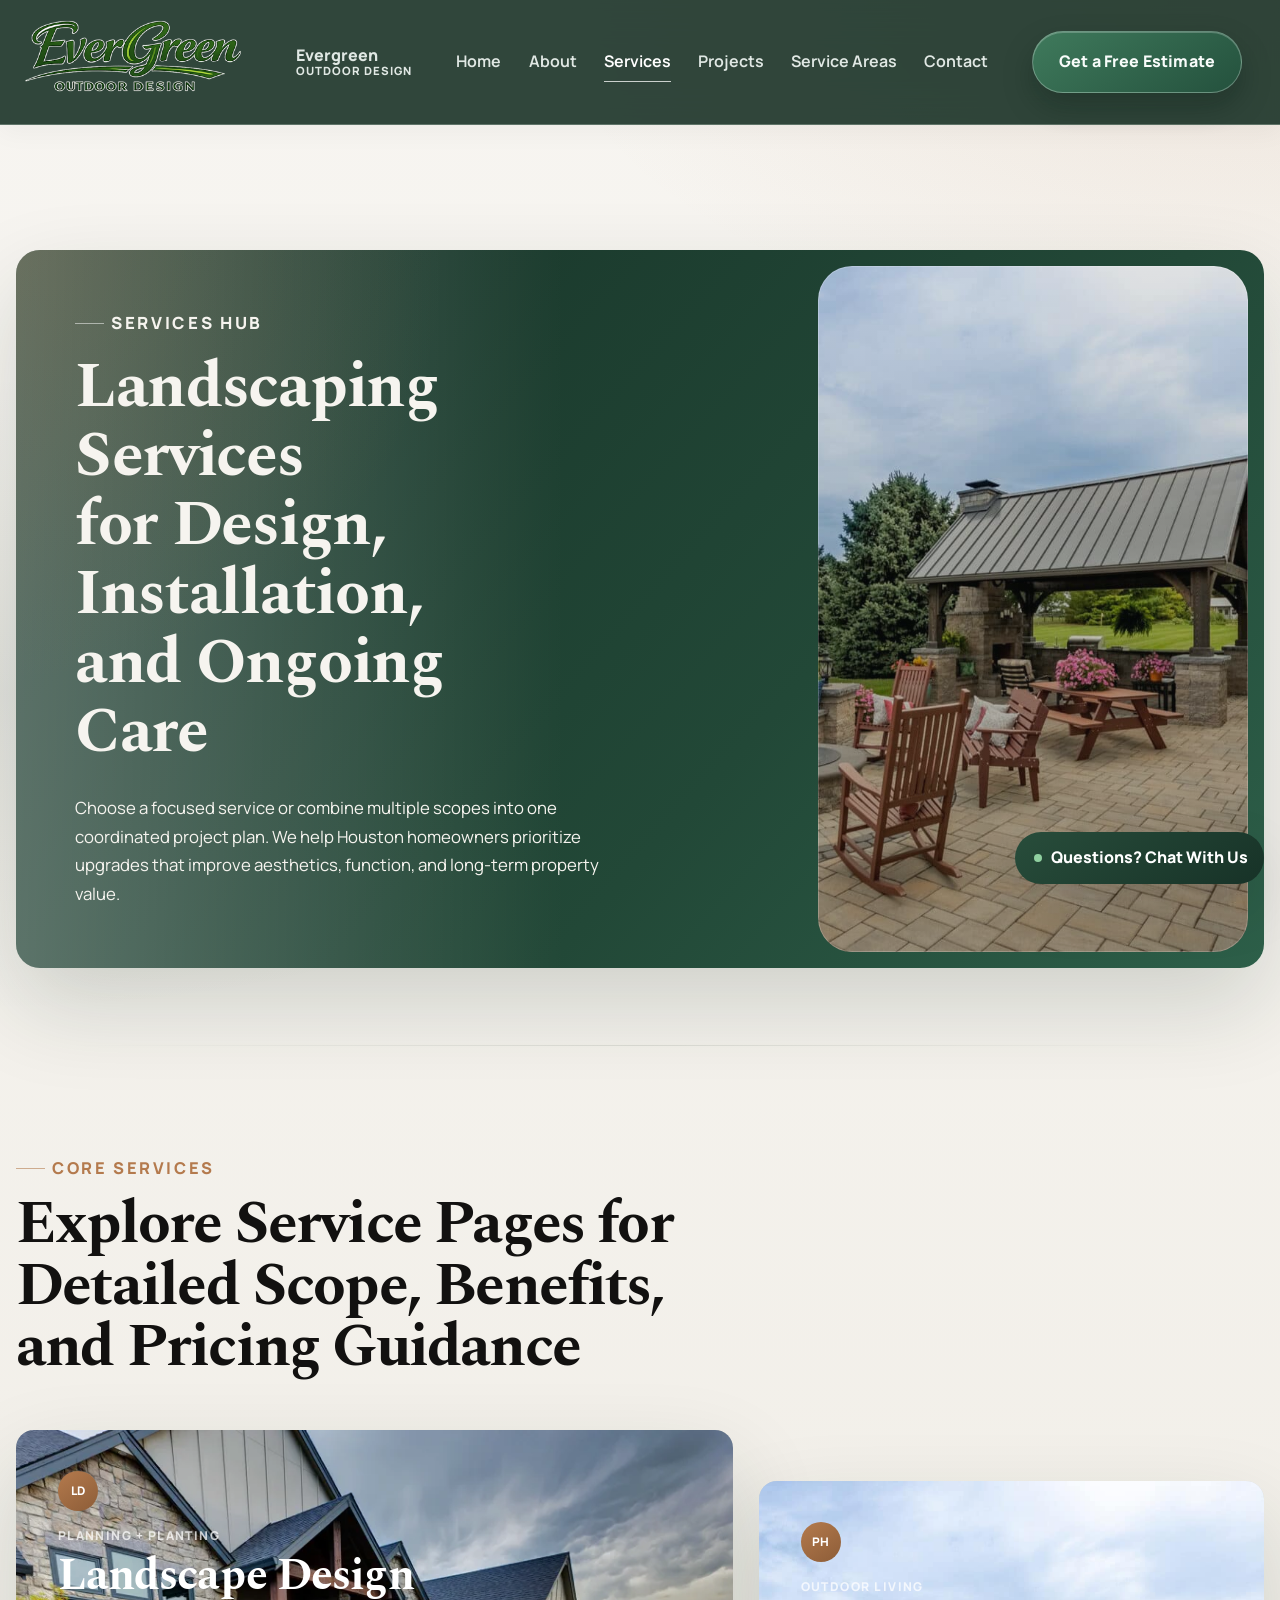
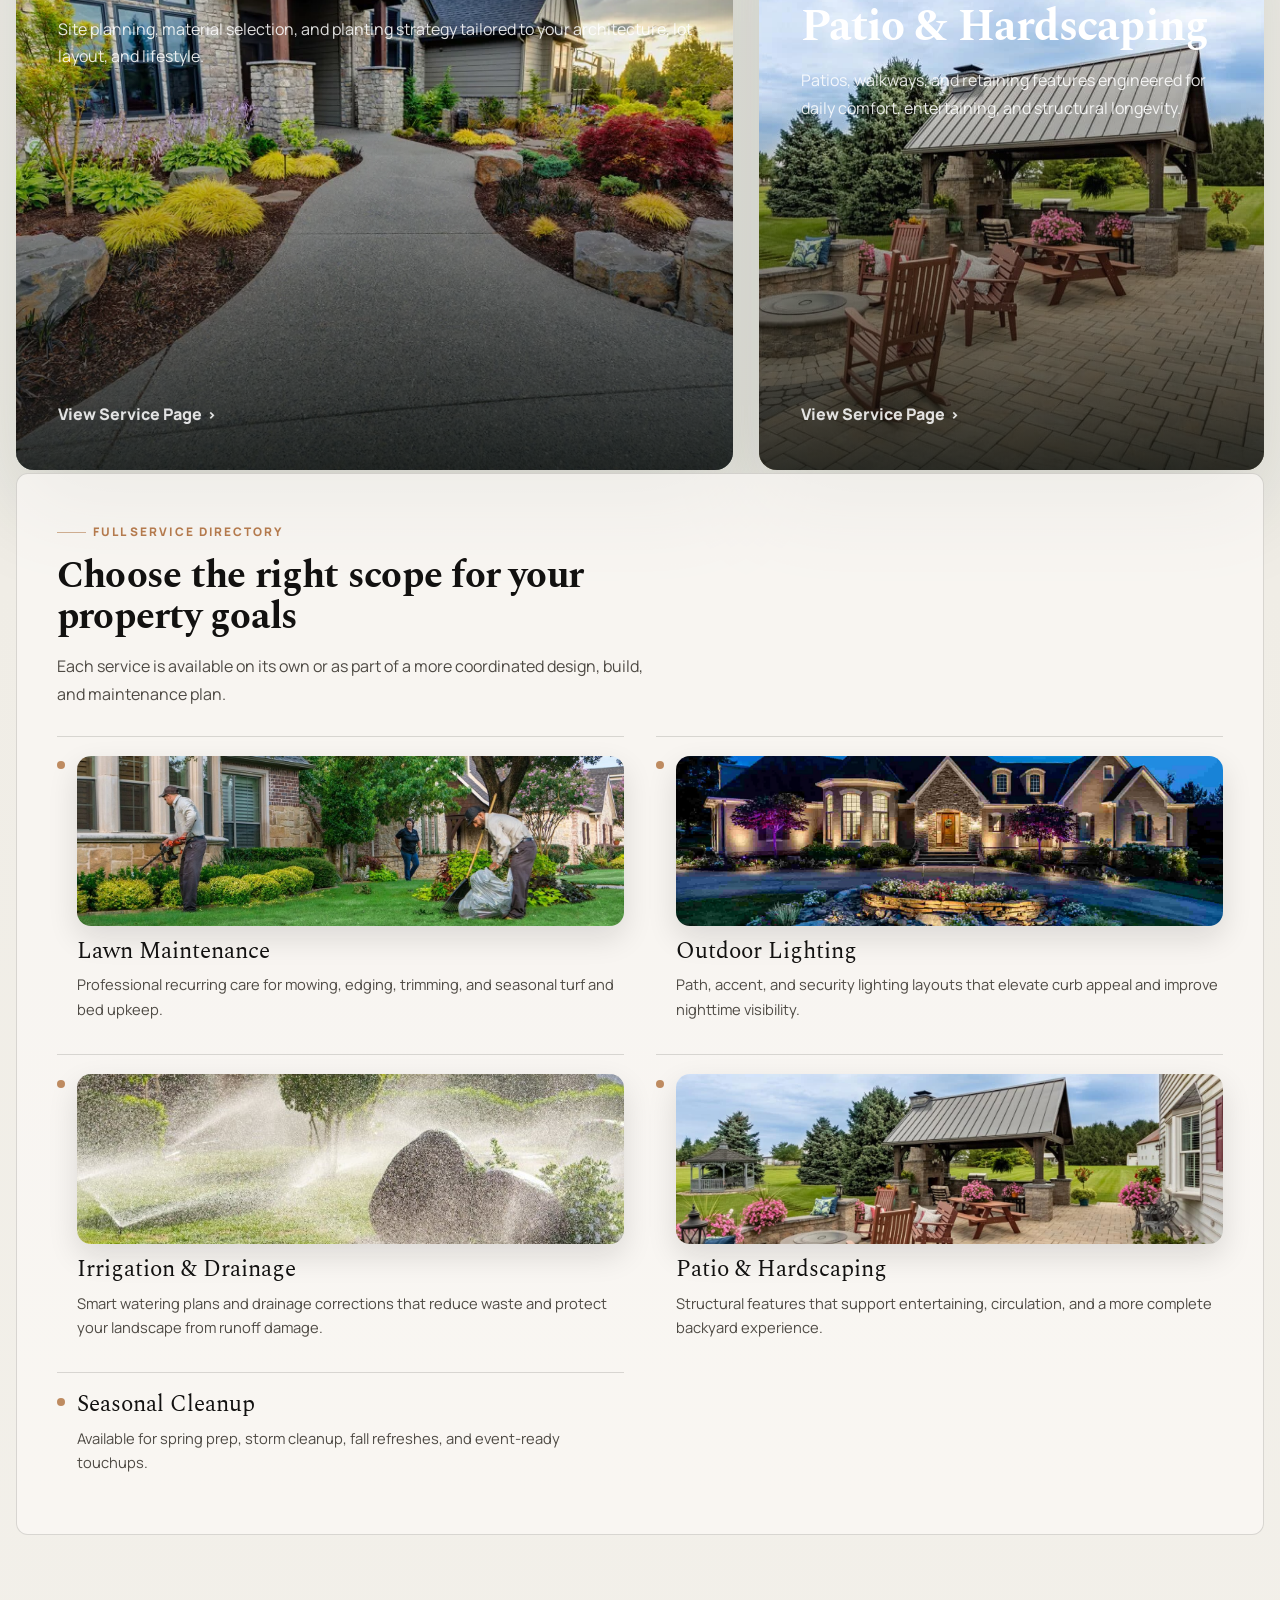
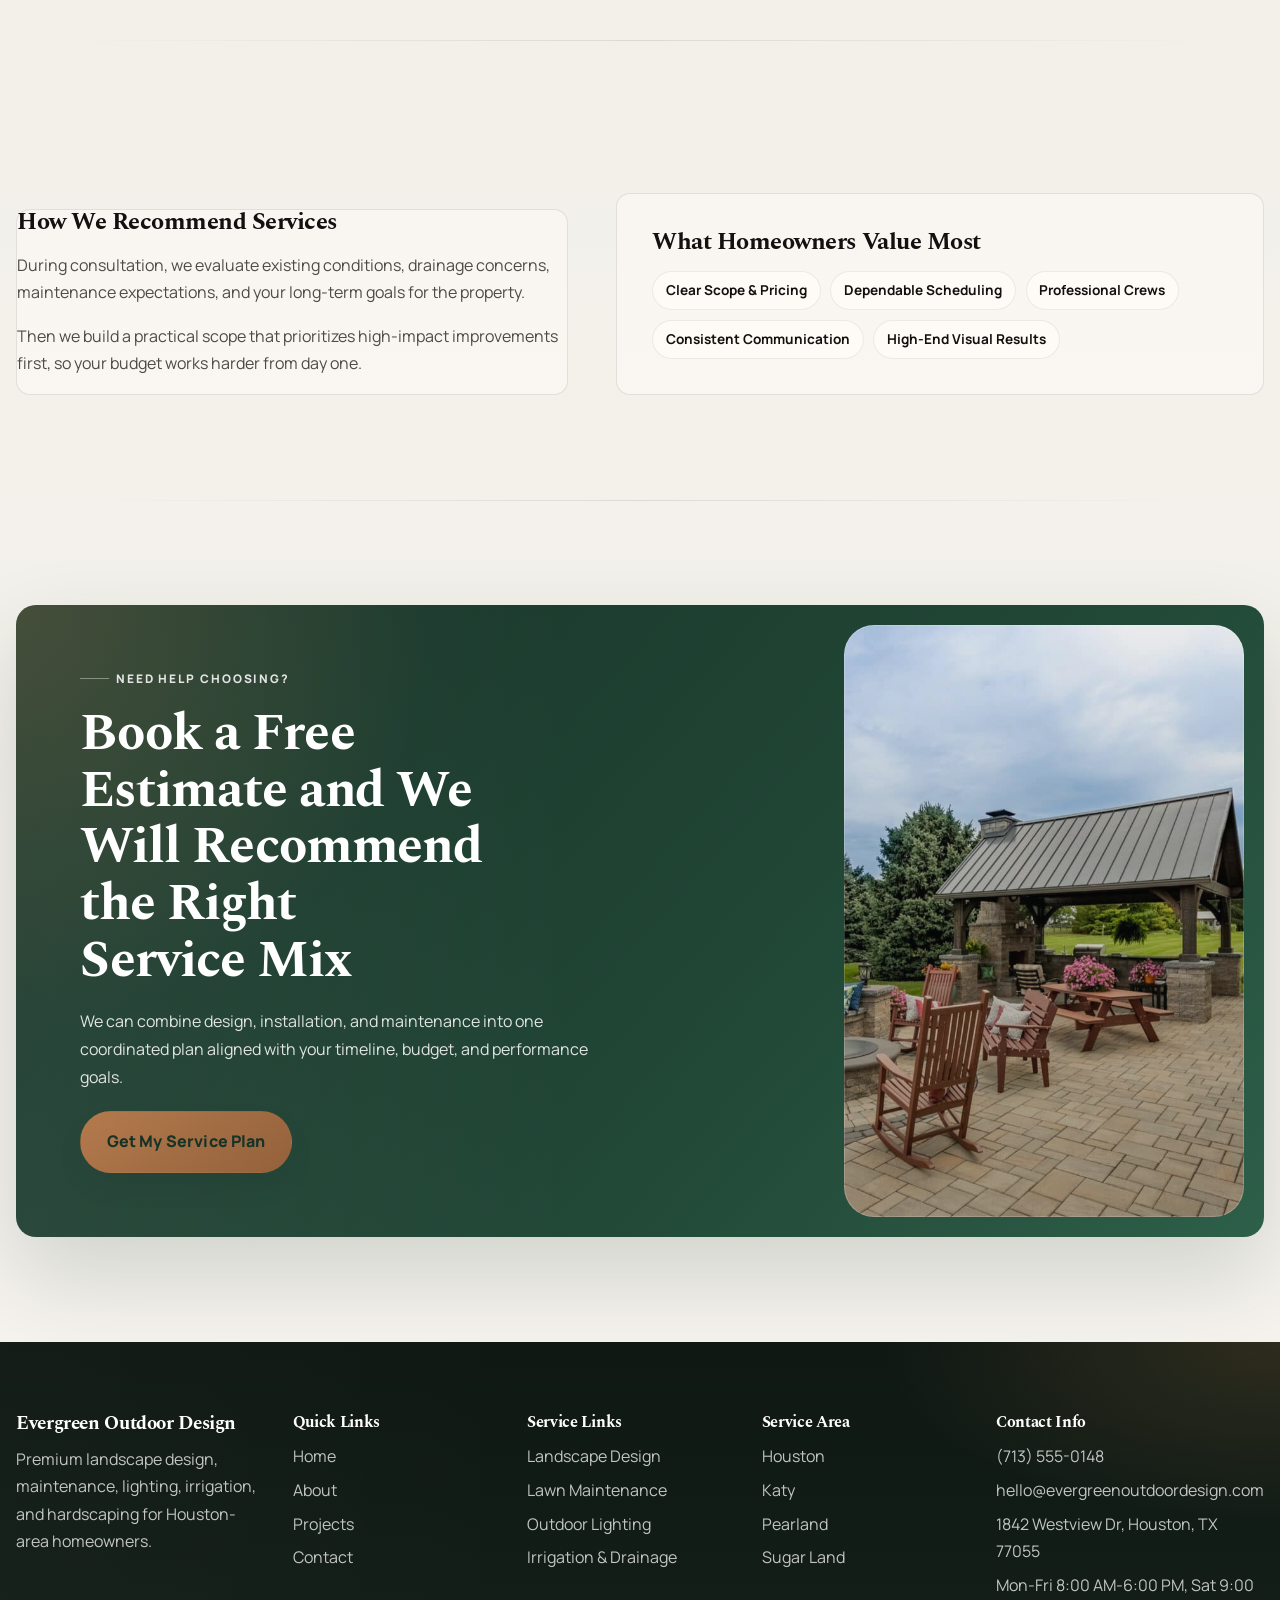
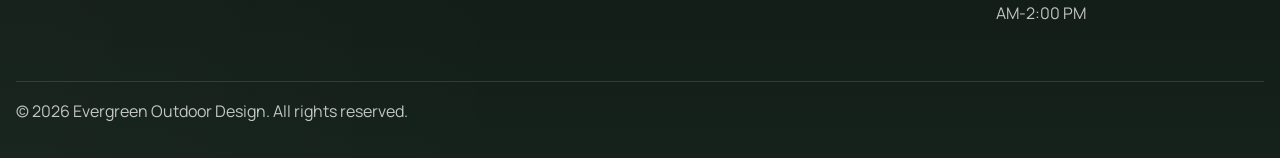
<file: services.html>
<!DOCTYPE html>
<html lang="en">
  <head>
    <meta charset="UTF-8" />
    <meta name="viewport" content="width=device-width, initial-scale=1.0" />
    <title>Landscaping Services | Evergreen Outdoor Design</title>
    <meta
      name="description"
      content="Explore Evergreen Outdoor Design services including landscape design, lawn maintenance, outdoor lighting, irrigation, drainage, and hardscaping."
    />
    <link rel="preconnect" href="https://fonts.googleapis.com" />
    <link rel="preconnect" href="https://fonts.gstatic.com" crossorigin />
    <link
      href="https://fonts.googleapis.com/css2?family=Manrope:wght@400;500;600;700;800&family=Spectral:wght@500;600;700&display=swap"
      rel="stylesheet"
    />
    <link rel="stylesheet" href="styles.css" />
  </head>
  <body class="page-services">
    <a class="skip-link" href="#main-content">Skip to content</a>

    <header class="site-header">
      <div class="container nav-wrap">
        <a class="brand" href="index.html" aria-label="Evergreen Outdoor Design Home">
          <img class="brand-logo" src="images/logo.png" alt="Evergreen Outdoor Design logo" />
          <span class="brand-text">Evergreen<small>Outdoor Design</small></span>
        </a>
        <button class="menu-toggle" aria-expanded="false" aria-controls="main-nav">
          Menu
        </button>
        <nav class="main-nav" id="main-nav" aria-label="Primary">
          <a href="index.html">Home</a>
          <a href="about.html">About</a>
          <a href="services.html">Services</a>
          <a href="projects.html">Projects</a>
          <a href="service-areas.html">Service Areas</a>
          <a href="contact.html">Contact</a>
        </nav>
        <a class="btn btn-primary nav-cta" href="contact.html">Get a Free Estimate</a>
      </div>
    </header>

    <main id="main-content">
      <section class="page-hero section">
        <div class="container page-hero-panel">
          <p class="eyebrow">Services Hub</p>
          <h1>Landscaping Services for Design, Installation, and Ongoing Care</h1>
          <p>
            Choose a focused service or combine multiple scopes into one coordinated
            project plan. We help Houston homeowners prioritize upgrades that improve
            aesthetics, function, and long-term property value.
          </p>
        </div>
      </section>

      <section class="section featured-services">
        <div class="container">
          <div class="section-head">
            <p class="eyebrow">Core Services</p>
            <h2>Explore Service Pages for Detailed Scope, Benefits, and Pricing Guidance</h2>
          </div>
          <div class="service-atlas">
            <article class="service-story service-story-primary service-landscape">
              <img
                class="service-story-image"
                src="images/Landscape Design.webp"
                alt="Landscape design concept installed at a Houston home with curated planting and stone borders"
                loading="lazy"
              />
              <span class="service-icon">LD</span>
              <p class="service-kicker">Planning + Planting</p>
              <h3>Landscape Design</h3>
              <p>
                Site planning, material selection, and planting strategy tailored to
                your architecture, lot layout, and lifestyle.
              </p>
              <a class="service-link" href="landscape-design.html">View Service Page</a>
            </article>

            <article class="service-story service-story-secondary service-patio">
              <img
                class="service-story-image"
                src="images/Patio & Hardscaping.jpg"
                alt="Custom patio and hardscaping installation with paver field and seating zones"
                loading="lazy"
              />
              <span class="service-icon">PH</span>
              <p class="service-kicker">Outdoor Living</p>
              <h3>Patio &amp; Hardscaping</h3>
              <p>
                Patios, walkways, and retaining features engineered for daily comfort,
                entertaining, and structural longevity.
              </p>
              <a class="service-link" href="patio-hardscaping.html">View Service Page</a>
            </article>

            <article class="service-directory card service-directory-full">
              <div class="service-directory-intro">
                <p class="eyebrow">Full Service Directory</p>
                <h3>Choose the right scope for your property goals</h3>
                <p>
                  Each service is available on its own or as part of a more coordinated
                  design, build, and maintenance plan.
                </p>
              </div>

              <div class="service-directory-list">
                <a class="service-row" href="lawn-maintenance.html">
                  <img
                    class="service-row-image"
                    src="images/lawn maintenance.jpg"
                    alt="Routine lawn maintenance with clean mow lines and edged planting beds"
                    loading="lazy"
                  />
                  <span>Lawn Maintenance</span>
                  <small>
                    Professional recurring care for mowing, edging, trimming, and
                    seasonal turf and bed upkeep.
                  </small>
                </a>
                <a class="service-row" href="outdoor-lighting.html">
                  <img
                    class="service-row-image"
                    src="images/Outdoor Lighting.webp"
                    alt="Outdoor pathway lighting design highlighting walkways and planting at night"
                    loading="lazy"
                  />
                  <span>Outdoor Lighting</span>
                  <small>
                    Path, accent, and security lighting layouts that elevate curb appeal
                    and improve nighttime visibility.
                  </small>
                </a>
                <a class="service-row" href="irrigation-drainage.html">
                  <img
                    class="service-row-image"
                    src="images/Irrigation & Drainage.jpeg"
                    alt="Installed irrigation and drainage system protecting turf and garden beds from runoff"
                    loading="lazy"
                  />
                  <span>Irrigation &amp; Drainage</span>
                  <small>
                    Smart watering plans and drainage corrections that reduce waste and
                    protect your landscape from runoff damage.
                  </small>
                </a>
                <a class="service-row" href="patio-hardscaping.html">
                  <img
                    class="service-row-image"
                    src="images/Patio & Hardscaping.jpg"
                    alt="Patio hardscaping project with stone pavers and integrated retaining features"
                    loading="lazy"
                  />
                  <span>Patio &amp; Hardscaping</span>
                  <small>
                    Structural features that support entertaining, circulation, and a
                    more complete backyard experience.
                  </small>
                </a>
                <a class="service-row" href="contact.html">
                  <span>Seasonal Cleanup</span>
                  <small>
                    Available for spring prep, storm cleanup, fall refreshes, and
                    event-ready touchups.
                  </small>
                </a>
              </div>
            </article>
          </div>
        </div>
      </section>

      <section class="section">
        <div class="container grid-2 service-guidance-grid">
          <article class="card service-guidance-copy">
            <h2>How We Recommend Services</h2>
            <p>
              During consultation, we evaluate existing conditions, drainage concerns,
              maintenance expectations, and your long-term goals for the property.
            </p>
            <p>
              Then we build a practical scope that prioritizes high-impact improvements
              first, so your budget works harder from day one.
            </p>
          </article>
          <article class="card service-guidance-panel">
            <h2>What Homeowners Value Most</h2>
            <ul class="pill-list">
              <li>Clear Scope &amp; Pricing</li>
              <li>Dependable Scheduling</li>
              <li>Professional Crews</li>
              <li>Consistent Communication</li>
              <li>High-End Visual Results</li>
            </ul>
          </article>
        </div>
      </section>

      <section class="section">
        <div class="container cta-band">
          <p class="eyebrow">Need Help Choosing?</p>
          <h2>Book a Free Estimate and We Will Recommend the Right Service Mix</h2>
          <p>
            We can combine design, installation, and maintenance into one coordinated
            plan aligned with your timeline, budget, and performance goals.
          </p>
          <a class="btn btn-primary" href="contact.html">Get My Service Plan</a>
        </div>
      </section>
    </main>

    <footer class="site-footer">
      <div class="container footer-grid">
        <div>
          <h3>Evergreen Outdoor Design</h3>
          <p>
            Premium landscape design, maintenance, lighting, irrigation, and
            hardscaping for Houston-area homeowners.
          </p>
        </div>
        <div>
          <h4>Quick Links</h4>
          <ul>
            <li><a href="index.html">Home</a></li>
            <li><a href="about.html">About</a></li>
            <li><a href="projects.html">Projects</a></li>
            <li><a href="contact.html">Contact</a></li>
          </ul>
        </div>
        <div>
          <h4>Service Links</h4>
          <ul>
            <li><a href="landscape-design.html">Landscape Design</a></li>
            <li><a href="lawn-maintenance.html">Lawn Maintenance</a></li>
            <li><a href="outdoor-lighting.html">Outdoor Lighting</a></li>
            <li><a href="irrigation-drainage.html">Irrigation &amp; Drainage</a></li>
          </ul>
        </div>
        <div>
          <h4>Service Area</h4>
          <ul>
            <li>Houston</li>
            <li>Katy</li>
            <li>Pearland</li>
            <li>Sugar Land</li>
          </ul>
        </div>
        <div>
          <h4>Contact Info</h4>
          <ul>
            <li>(713) 555-0148</li>
            <li>hello@evergreenoutdoordesign.com</li>
            <li>1842 Westview Dr, Houston, TX 77055</li>
            <li>Mon-Fri 8:00 AM-6:00 PM, Sat 9:00 AM-2:00 PM</li>
          </ul>
        </div>
      </div>
      <div class="container footer-bottom">
        <p>&copy; <span id="year"></span> Evergreen Outdoor Design. All rights reserved.</p>
      </div>
    </footer>

    <section class="chatbot" aria-label="Website chat assistant">
      <button class="chatbot-toggle" id="chatbot-toggle" aria-expanded="false">
        Questions? Chat With Us
      </button>
      <div class="chatbot-panel" id="chatbot-panel">
        <div class="chatbot-header">
          <div class="chatbot-title-wrap">
            <span class="chatbot-avatar" aria-hidden="true">EO</span>
            <div>
              <h3>Website Assistant</h3>
              <p>Instant automated answers</p>
            </div>
          </div>
          <button id="chatbot-close" aria-label="Close chat">&times;</button>
        </div>
        <div class="chatbot-messages" id="chatbot-messages">
          <div class="msg bot">
            I can help you choose the right service for your property.
            <span class="msg-time">Just now</span>
          </div>
        </div>
        <div class="chatbot-quick-actions">
          <button type="button" data-question="estimate">How do I get an estimate?</button>
          <button type="button" data-question="areas">What areas do you serve?</button>
          <button type="button" data-question="services">What services do you offer?</button>
        </div>
        <form class="chatbot-input-row" id="chatbot-form">
          <label class="sr-only" for="chatbot-input">Type your message</label>
          <input id="chatbot-input" type="text" placeholder="Ask a question..." autocomplete="off" />
          <button type="submit">Send</button>
        </form>
      </div>
    </section>

    <script src="script.js"></script>
  </body>
</html>
</file>
<file: styles.css>
/* =========================
   Evergreen Outdoor Design
   Shared Multi-Page Styles
========================= */

/* ---------- Design Tokens ---------- */
:root {
  --font-body: "Manrope", "Segoe UI", sans-serif;
  --font-heading: "Spectral", Georgia, serif;

  --color-bg: #f7f4ed;
  --color-surface: #fcfaf5;
  --color-surface-soft: #f2ede2;
  --color-text: #1a241f;
  --color-text-soft: #56645d;
  --color-primary: #2f5d46;
  --color-primary-strong: #1d3d2f;
  --color-accent: #b8874d;
  --color-border: rgba(81, 97, 88, 0.16);
  --color-dark: #111913;
  --color-success: #90d0a0;

  --shadow-sm: 0 18px 38px rgba(20, 31, 25, 0.08);
  --shadow-md: 0 28px 60px rgba(18, 28, 23, 0.12);
  --shadow-lg: 0 40px 90px rgba(12, 20, 16, 0.18);

  --radius-sm: 12px;
  --radius-md: 22px;
  --radius-lg: 34px;
  --radius-pill: 999px;

  --space-1: 0.5rem;
  --space-2: 0.75rem;
  --space-3: 1rem;
  --space-4: 1.5rem;
  --space-5: 2rem;
  --space-6: 3rem;
  --space-7: 4.5rem;
  --space-8: 6.5rem;

  --max-width: 1220px;

  --page-hero-image: url("images/Landscape Design.webp");
  --cta-image: url("images/Patio & Hardscaping.jpg");
}

/* ---------- Page Image Themes ---------- */
.page-home {
  --home-hero-image: url("images/projects/sugar-land-patio-expansion.jpg");
  --cta-image: url("images/Patio & Hardscaping.jpg");
}

.page-about {
  --page-hero-image: url("https://images.pexels.com/photos/8082328/pexels-photo-8082328.jpeg?cs=srgb&dl=pexels-artbovich-8082328.jpg&fm=jpg");
}

.page-services {
  --page-hero-image: url("images/Patio & Hardscaping.jpg");
}

.page-landscape-design {
  --page-hero-image: url("images/Landscape Design.webp");
}

.page-lawn-maintenance {
  --page-hero-image: url("images/lawn maintenance.jpg");
}

.page-outdoor-lighting {
  --page-hero-image: url("images/Outdoor Lighting.webp");
}

.page-irrigation-drainage {
  --page-hero-image: url("images/Irrigation & Drainage.jpeg");
}

.page-patio-hardscaping {
  --page-hero-image: url("images/Patio & Hardscaping.jpg");
}

.page-projects {
  --page-hero-image: url("images/before after.webp");
}

.page-service-areas {
  --page-hero-image: url("images/Houston.jpg");
}

.page-contact {
  --page-hero-image: url("https://images.pexels.com/photos/8583592/pexels-photo-8583592.jpeg?cs=srgb&dl=pexels-curtis-adams-1694007-8583592.jpg&fm=jpg");
}

/* ---------- Base ---------- */
*,
*::before,
*::after {
  box-sizing: border-box;
}

html {
  scroll-behavior: smooth;
}

body {
  margin: 0;
  font-family: var(--font-body);
  color: var(--color-text);
  line-height: 1.72;
  background:
    radial-gradient(920px 520px at 100% -5%, rgba(184, 135, 77, 0.16), transparent),
    radial-gradient(860px 460px at -8% 22%, rgba(47, 93, 70, 0.1), transparent),
    linear-gradient(180deg, #fbfaf7 0%, #f6f2ea 100%);
}

h1,
h2,
h3,
h4 {
  margin: 0 0 var(--space-3);
  font-family: var(--font-heading);
  line-height: 1.08;
  letter-spacing: -0.02em;
}

h1,
h2 {
  text-wrap: balance;
}

p {
  margin: 0 0 var(--space-3);
  color: var(--color-text-soft);
}

a {
  color: inherit;
  text-decoration: none;
}

ul {
  list-style: none;
  margin: 0;
  padding: 0;
}

input,
textarea,
select,
button {
  font: inherit;
}

button {
  border: 0;
}

.container {
  width: min(100% - 2rem, var(--max-width));
  margin-inline: auto;
}

.section {
  position: relative;
  padding-block: clamp(4.8rem, 9vw, 7.6rem);
}

.section + .section::before {
  content: "";
  position: absolute;
  top: 0;
  left: 50%;
  transform: translateX(-50%);
  width: min(84%, 1060px);
  height: 1px;
  background: linear-gradient(
    90deg,
    rgba(101, 116, 109, 0),
    rgba(101, 116, 109, 0.28),
    rgba(101, 116, 109, 0)
  );
}

.skip-link {
  position: absolute;
  left: -9999px;
  top: var(--space-2);
  background: var(--color-dark);
  color: #fff;
  padding: 0.55rem 0.8rem;
  border-radius: var(--radius-sm);
  z-index: 999;
}

.skip-link:focus {
  left: var(--space-3);
}

.eyebrow {
  display: inline-flex;
  align-items: center;
  gap: 0.45rem;
  margin-bottom: var(--space-2);
  text-transform: uppercase;
  letter-spacing: 0.14em;
  font-weight: 800;
  font-size: 0.74rem;
  color: var(--color-primary);
}

.eyebrow::before {
  content: "";
  width: 1.8rem;
  height: 1px;
  background: rgba(47, 93, 70, 0.45);
}

.section-head {
  max-width: 760px;
  margin-bottom: clamp(2rem, 4vw, 3.4rem);
}

.section-head h2 {
  font-size: clamp(2.15rem, 4.3vw, 3.45rem);
  margin-bottom: 0.85rem;
}

.section-head p {
  font-size: 1.02rem;
}

.sr-only {
  position: absolute;
  width: 1px;
  height: 1px;
  padding: 0;
  margin: -1px;
  overflow: hidden;
  clip: rect(0, 0, 0, 0);
  border: 0;
}

/* ---------- Buttons ---------- */
.btn {
  display: inline-flex;
  align-items: center;
  justify-content: center;
  gap: 0.45rem;
  padding: 0.92rem 1.48rem;
  border: 1px solid transparent;
  border-radius: var(--radius-pill);
  font-weight: 800;
  letter-spacing: 0.01em;
  transition: transform 0.25s ease, box-shadow 0.25s ease, border-color 0.25s ease,
    background-color 0.25s ease;
}

.btn:hover,
.btn:focus-visible {
  transform: translateY(-2px);
}

.btn-primary {
  color: #fff;
  background: linear-gradient(145deg, var(--color-primary), var(--color-primary-strong));
  box-shadow: var(--shadow-sm);
}

.btn-primary:hover,
.btn-primary:focus-visible {
  box-shadow: var(--shadow-md);
}

.btn-secondary {
  background: rgba(252, 249, 243, 0.82);
  border-color: rgba(82, 98, 89, 0.18);
  backdrop-filter: blur(10px);
}

.btn-secondary:hover,
.btn-secondary:focus-visible {
  border-color: rgba(47, 93, 70, 0.32);
}

/* ---------- Header / Navigation ---------- */
.site-header {
  --logo-size-expanded: clamp(5.8rem, 9vw, 7.4rem);
  --logo-size-compact: clamp(3.1rem, 4.8vw, 3.9rem);
  position: sticky;
  top: 0;
  z-index: 80;
  background: rgba(247, 244, 237, 0.82);
  border-bottom: 1px solid rgba(82, 98, 89, 0.12);
  backdrop-filter: blur(18px);
  transition: background-color 0.28s ease, border-color 0.28s ease, box-shadow 0.28s ease;
}

.nav-wrap {
  min-height: 124px;
  padding-block: 0.25rem;
  display: grid;
  grid-template-columns: auto 1fr auto auto;
  gap: clamp(0.75rem, 1.8vw, 1.4rem);
  align-items: center;
  transition: min-height 0.3s ease, gap 0.3s ease, padding 0.3s ease;
}

.brand {
  display: inline-flex;
  align-items: center;
  gap: 1rem;
  transition: gap 0.32s ease, padding-left 0.44s cubic-bezier(0.22, 1, 0.36, 1);
}

.brand-logo {
  width: var(--logo-size-expanded);
  height: var(--logo-size-expanded);
  object-fit: contain;
  flex-shrink: 0;
  transform-origin: left center;
  will-change: width, height, left, transform;
  transition:
    width 0.44s cubic-bezier(0.22, 1, 0.36, 1),
    height 0.44s cubic-bezier(0.22, 1, 0.36, 1),
    left 0.44s cubic-bezier(0.22, 1, 0.36, 1),
    transform 0.44s cubic-bezier(0.22, 1, 0.36, 1);
}

.brand-text {
  font-weight: 800;
  line-height: 1.08;
  transition: transform 0.3s ease;
}

.brand-text small {
  display: block;
  font-size: 0.71rem;
  text-transform: uppercase;
  letter-spacing: 0.09em;
  color: var(--color-text-soft);
}

.site-header.is-compact .nav-wrap {
  min-height: 88px;
  padding-block: 0.15rem;
}

.site-header.is-compact .brand {
  gap: 0.62rem;
}

.site-header.is-compact .brand-logo {
  width: var(--logo-size-compact);
  height: var(--logo-size-compact);
}

.site-header.is-compact .brand-text {
  transform: translateY(-1px);
}

.menu-toggle {
  display: none;
  border: 1px solid rgba(82, 98, 89, 0.18);
  background: rgba(255, 255, 255, 0.85);
  border-radius: var(--radius-pill);
  padding: 0.55rem 0.92rem;
  font-weight: 700;
  color: var(--color-text);
}

.main-nav {
  display: flex;
  justify-content: center;
  gap: 1.4rem;
}

.main-nav a {
  position: relative;
  color: var(--color-text-soft);
  font-weight: 650;
  padding-block: 0.2rem;
}

.main-nav a::after {
  content: "";
  position: absolute;
  left: 0;
  bottom: -0.2rem;
  width: 100%;
  height: 1px;
  background: rgba(47, 93, 70, 0.45);
  transform: scaleX(0);
  transform-origin: left;
  transition: transform 0.25s ease;
}

.main-nav a:hover,
.main-nav a:focus-visible,
.main-nav a.active {
  color: var(--color-primary);
}

.main-nav a:hover::after,
.main-nav a:focus-visible::after,
.main-nav a.active::after {
  transform: scaleX(1);
}

/* ---------- Hero ---------- */
.hero {
  overflow: hidden;
  padding-top: clamp(5.5rem, 10vw, 8rem);
}

.page-home .hero::before {
  content: "";
  position: absolute;
  top: 2rem;
  right: max(calc((100vw - var(--max-width)) / 2) - 3rem, -2rem);
  width: min(42vw, 560px);
  height: min(44vw, 620px);
  border-radius: 40px;
  background:
    linear-gradient(180deg, rgba(18, 29, 24, 0.12), rgba(18, 29, 24, 0.38)),
    var(--home-hero-image) center / cover no-repeat;
  box-shadow: var(--shadow-lg);
  opacity: 0.96;
}

.page-home .hero::after {
  content: "";
  position: absolute;
  top: 7rem;
  right: 2rem;
  width: 18rem;
  height: 18rem;
  border-radius: 50%;
  background: radial-gradient(circle, rgba(184, 135, 77, 0.22), transparent 70%);
  filter: blur(2px);
}

.hero-grid {
  position: relative;
  z-index: 1;
  display: grid;
  grid-template-columns: minmax(0, 1.02fr) minmax(340px, 0.98fr);
  gap: clamp(2rem, 4vw, 4rem);
  align-items: center;
}

.hero h1 {
  max-width: 11ch;
  font-size: clamp(2.8rem, 6.4vw, 5.2rem);
  margin-bottom: 1.15rem;
}

.hero-subhead {
  max-width: 58ch;
  font-size: clamp(1.04rem, 1.6vw, 1.16rem);
}

.hero-actions {
  display: flex;
  flex-wrap: wrap;
  gap: var(--space-3);
  margin-block: 1.75rem 1.5rem;
}

.trust-badges {
  display: grid;
  grid-template-columns: repeat(2, minmax(0, 1fr));
  gap: 0.8rem;
  max-width: 620px;
}

.trust-badges li {
  padding: 0.72rem 1rem;
  border-radius: var(--radius-pill);
  background: rgba(252, 249, 243, 0.76);
  border: 1px solid rgba(255, 255, 255, 0.72);
  box-shadow: 0 12px 28px rgba(19, 31, 25, 0.07);
  color: var(--color-text);
  font-size: 0.92rem;
}

.consult-card {
  position: relative;
  overflow: hidden;
  padding: 1.2rem;
  border: 1px solid rgba(255, 255, 255, 0.78);
  border-top: 0;
  background: rgba(252, 249, 243, 0.7);
  box-shadow: var(--shadow-lg);
  backdrop-filter: blur(16px);
}

.consult-card::before {
  content: "";
  position: absolute;
  inset: 0;
  border-radius: inherit;
  background:
    radial-gradient(circle at 0% 0%, rgba(184, 135, 77, 0.14), transparent 32%),
    linear-gradient(180deg, rgba(255, 255, 255, 0.1), transparent);
  pointer-events: none;
}

.consult-card > * {
  position: relative;
  z-index: 1;
}

.consult-visual {
  min-height: 225px;
  border-radius: calc(var(--radius-md) - 4px);
  margin-bottom: 1.35rem;
  background:
    linear-gradient(180deg, rgba(17, 28, 23, 0.08), rgba(17, 28, 23, 0.34)),
    url("https://images.pexels.com/photos/6894105/pexels-photo-6894105.jpeg?cs=srgb&dl=pexels-mikhail-nilov-6894105.jpg&fm=jpg")
      center / cover no-repeat;
}

.consult-card h3 {
  font-size: 1.8rem;
}

.quick-form {
  display: grid;
  gap: 0.4rem;
}

.quick-form label {
  font-weight: 700;
  color: var(--color-text);
  font-size: 0.92rem;
}

.quick-form input,
.quick-form select,
.form-card input,
.form-card textarea,
.form-card select,
.chatbot-input-row input {
  width: 100%;
  border: 1px solid rgba(82, 98, 89, 0.18);
  border-radius: var(--radius-sm);
  background: rgba(255, 255, 255, 0.92);
  padding: 0.74rem 0.82rem;
  transition: border-color 0.2s ease, box-shadow 0.2s ease, background-color 0.2s ease;
}

.quick-form input,
.quick-form select {
  margin-bottom: 0.4rem;
}

.quick-form input:focus,
.quick-form select:focus,
.form-card input:focus,
.form-card textarea:focus,
.form-card select:focus,
.chatbot-input-row input:focus {
  outline: none;
  border-color: rgba(47, 93, 70, 0.45);
  box-shadow: 0 0 0 4px rgba(47, 93, 70, 0.1);
  background: #fff;
}

.metrics-strip {
  padding-block: 0 2.8rem;
}

.metrics-strip::before {
  display: none;
}

.metrics-grid {
  display: grid;
  grid-template-columns: repeat(4, minmax(0, 1fr));
  gap: 1.4rem;
  padding-top: 1.5rem;
  border-top: 1px solid rgba(101, 116, 109, 0.16);
}

.metric-item {
  position: relative;
  padding-right: 1rem;
}

.metric-item:not(:first-child)::before {
  content: "";
  position: absolute;
  left: -0.7rem;
  top: 0.25rem;
  bottom: 0.25rem;
  width: 1px;
  background: linear-gradient(180deg, rgba(101, 116, 109, 0), rgba(101, 116, 109, 0.22), rgba(101, 116, 109, 0));
}

.metric-item strong {
  display: block;
  margin-bottom: 0.45rem;
  font-family: var(--font-heading);
  font-size: 2.5rem;
  line-height: 0.92;
  color: var(--color-primary);
}

.metric-item p {
  margin: 0;
  max-width: 20ch;
  font-size: 0.94rem;
}

/* ---------- Page Hero ---------- */
.page-hero {
  padding-top: clamp(4.8rem, 8vw, 6.8rem);
  padding-bottom: clamp(3.8rem, 7vw, 5.6rem);
}

.page-hero-panel {
  position: relative;
  overflow: hidden;
  min-height: clamp(360px, 42vw, 500px);
  padding: clamp(2.4rem, 5vw, 4rem);
  padding-right: clamp(2.4rem, 34vw, 29rem);
  border-radius: var(--radius-lg);
  background: linear-gradient(135deg, rgba(252, 249, 243, 0.94), rgba(242, 236, 226, 0.82));
  box-shadow: var(--shadow-lg);
}

.page-hero-panel::before {
  content: "";
  position: absolute;
  inset: 0;
  background:
    radial-gradient(circle at 0% 0%, rgba(184, 135, 77, 0.18), transparent 30%),
    linear-gradient(90deg, rgba(255, 255, 255, 0.28), transparent 44%);
}

.page-hero-panel::after {
  content: "";
  position: absolute;
  top: 1.25rem;
  right: 1.25rem;
  bottom: 1.25rem;
  width: min(40%, 430px);
  border-radius: 28px;
  background:
    linear-gradient(180deg, rgba(17, 27, 22, 0.12), rgba(17, 27, 22, 0.38)),
    var(--page-hero-image) center / cover no-repeat;
  box-shadow: inset 0 0 0 1px rgba(255, 255, 255, 0.2);
}

.page-hero-panel > * {
  position: relative;
  z-index: 1;
}

.page-hero h1 {
  max-width: 12ch;
  font-size: clamp(2.35rem, 5.1vw, 4.1rem);
  margin-bottom: 1rem;
}

.page-hero p {
  max-width: 58ch;
  font-size: 1.05rem;
}

/* ---------- Shared Layout Blocks ---------- */
.grid-2 {
  display: grid;
  grid-template-columns: minmax(0, 1.08fr) minmax(0, 0.92fr);
  gap: clamp(1.5rem, 3vw, 2.4rem);
  align-items: start;
}

.grid-2 > :last-child {
  margin-top: clamp(1.6rem, 4vw, 3rem);
}

.grid-3 {
  display: grid;
  grid-template-columns: repeat(3, minmax(0, 1fr));
  gap: 1.5rem;
}

.card {
  position: relative;
  border-radius: var(--radius-md);
  padding: clamp(1.55rem, 3vw, 2.2rem);
  background: linear-gradient(180deg, rgba(252, 249, 243, 0.92), rgba(255, 255, 255, 0.74));
  border: 1px solid rgba(255, 255, 255, 0.72);
  box-shadow: var(--shadow-sm);
}

.card h2,
.card h3 {
  color: var(--color-text);
}

.card h3 {
  font-size: 1.42rem;
}

.grid-3 > .card:not(.service-card):not(.testimonial-card):not(.project-card):not(.gallery-card) {
  background: transparent;
  border: 0;
  border-radius: 0;
  box-shadow: none;
  padding: 1.15rem 0 0;
  border-top: 1px solid rgba(47, 93, 70, 0.18);
}

.grid-3 > .card:not(.service-card):not(.testimonial-card):not(.project-card):not(.gallery-card) h3 {
  font-size: 1.45rem;
}

.pill-list {
  display: flex;
  flex-wrap: wrap;
  gap: 0.6rem;
}

.pill-list li {
  padding: 0.42rem 0.8rem;
  border-radius: var(--radius-pill);
  background: rgba(252, 249, 243, 0.92);
  border: 1px solid rgba(82, 98, 89, 0.14);
  font-size: 0.85rem;
  font-weight: 700;
  color: var(--color-text);
}

/* ---------- Home Specific ---------- */
.featured-services {
  overflow: hidden;
  background:
    radial-gradient(620px 260px at 100% 0%, rgba(184, 135, 77, 0.08), transparent),
    linear-gradient(180deg, rgba(240, 235, 226, 0.52), rgba(236, 242, 235, 0.22) 42%, rgba(247, 244, 237, 0));
}

.featured-services .grid-3 {
  grid-template-columns: repeat(12, minmax(0, 1fr));
  gap: 1.45rem;
}

.service-card {
  position: relative;
  overflow: hidden;
  display: flex;
  flex-direction: column;
  justify-content: flex-start;
  gap: 0.45rem;
  min-height: 100%;
  transition: transform 0.3s ease, box-shadow 0.3s ease;
}

.service-card:hover {
  transform: translateY(-4px);
  box-shadow: var(--shadow-md);
}

.service-card > * {
  position: relative;
  z-index: 1;
}

.service-icon {
  width: 2.5rem;
  height: 2.5rem;
  display: grid;
  place-items: center;
  border-radius: 50%;
  background: linear-gradient(145deg, var(--color-primary), var(--color-primary-strong));
  color: #fff;
  font-size: 0.74rem;
  font-weight: 800;
  box-shadow: 0 16px 28px rgba(18, 29, 24, 0.18);
}

.service-card-featured {
  grid-column: span 7;
  justify-content: flex-end;
  min-height: 350px;
  color: #fff;
  border: 0;
  background: linear-gradient(180deg, rgba(14, 23, 19, 0.05), rgba(14, 23, 19, 0.72));
}

.service-card-featured::before {
  content: "";
  position: absolute;
  inset: 0;
  background:
    linear-gradient(180deg, rgba(19, 30, 25, 0.1), rgba(19, 30, 25, 0.74)),
    var(--service-image) center / cover no-repeat;
  transform: scale(1.01);
  transition: transform 0.4s ease;
}

.service-card-featured:hover::before {
  transform: scale(1.06);
}

.service-card-featured::after {
  content: "";
  position: absolute;
  inset: auto 0 0 0;
  height: 58%;
  background: linear-gradient(180deg, rgba(9, 16, 13, 0), rgba(9, 16, 13, 0.72));
}

.service-card-featured p,
.service-card-featured .service-link {
  color: rgba(255, 255, 255, 0.84);
}

.service-card-featured .service-icon {
  margin-bottom: 0.5rem;
}

.service-card-wide {
  grid-column: span 5;
  padding-top: 10.75rem;
  background: linear-gradient(180deg, rgba(252, 249, 243, 0.96), rgba(244, 238, 227, 0.9));
}

.service-card-wide::before {
  content: "";
  position: absolute;
  left: 1.25rem;
  right: 1.25rem;
  top: 1.25rem;
  height: 8.35rem;
  border-radius: 22px;
  background:
    linear-gradient(180deg, rgba(20, 31, 25, 0.08), rgba(20, 31, 25, 0.26)),
    var(--service-image) center / cover no-repeat;
}

.service-card-wide .service-icon {
  position: absolute;
  top: 8.55rem;
  left: 1.55rem;
  background: #fff;
  color: var(--color-primary-strong);
}

.service-card-wide h3 {
  margin-top: 0.9rem;
}

.service-link {
  margin-top: auto;
  display: inline-flex;
  align-items: center;
  gap: 0.35rem;
  font-weight: 800;
  color: var(--color-primary);
}

.service-link::after {
  content: ">";
  font-size: 0.92rem;
}

.service-landscape {
  --service-image: url("images/Landscape Design.webp");
}

.service-lawn {
  --service-image: url("images/lawn maintenance.jpg");
}

.service-lighting {
  --service-image: url("images/Outdoor Lighting.webp");
}

.service-irrigation {
  --service-image: url("images/Irrigation & Drainage.jpeg");
}

.service-patio {
  --service-image: url("images/Patio & Hardscaping.jpg");
}

.service-hub {
  --service-image: url("https://images.pexels.com/photos/8082328/pexels-photo-8082328.jpeg?cs=srgb&dl=pexels-artbovich-8082328.jpg&fm=jpg");
}

.service-seasonal {
  --service-image: url("images/lawn maintenance.jpg");
}

.process-grid {
  position: relative;
  display: grid;
  grid-template-columns: repeat(4, minmax(0, 1fr));
  gap: 1.4rem;
  margin-top: 2.1rem;
}

.process-grid::before {
  content: "";
  position: absolute;
  left: 1.5rem;
  right: 1.5rem;
  top: 1.6rem;
  height: 1px;
  background: linear-gradient(90deg, rgba(47, 93, 70, 0.16), rgba(184, 135, 77, 0.18));
}

.process-step {
  background: transparent;
  border: 0;
  box-shadow: none;
  padding: 0 1.25rem 0 0;
}

.process-step span {
  position: relative;
  z-index: 1;
  width: 3.2rem;
  height: 3.2rem;
  display: grid;
  place-items: center;
  margin-bottom: 1rem;
  border-radius: 50%;
  background: rgba(252, 249, 243, 0.98);
  border: 1px solid rgba(82, 98, 89, 0.14);
  box-shadow: var(--shadow-sm);
  color: var(--color-accent);
  font-weight: 800;
}

.process-step h3 {
  font-size: 1.24rem;
}

.projects-grid {
  display: grid;
  grid-template-columns: repeat(12, minmax(0, 1fr));
  gap: 2rem;
}

.project-card {
  border: 0;
  box-shadow: none;
  background: transparent;
  padding: 0;
  overflow: visible;
  transition: transform 0.3s ease;
}

.project-card:hover {
  transform: translateY(-4px);
}

.project-featured {
  grid-column: span 12;
  display: grid;
  grid-template-columns: minmax(0, 1.14fr) minmax(320px, 0.86fr);
  align-items: stretch;
  gap: 0;
  overflow: hidden;
  border-radius: var(--radius-lg);
  background: rgba(251, 248, 242, 0.68);
  box-shadow: var(--shadow-lg);
}

.project-card:not(.project-featured) {
  grid-column: span 6;
}

.project-image {
  position: relative;
  min-height: 350px;
  border-radius: 30px;
  background:
    linear-gradient(180deg, rgba(18, 31, 25, 0.15), rgba(18, 31, 25, 0.42)),
    url("images/projects/memorial-front-elevation-redesign.jpg") center / cover no-repeat;
}

.project-featured .project-image {
  min-height: 100%;
  border-radius: 0;
}

.project-image.variant-two {
  background:
    linear-gradient(180deg, rgba(18, 31, 25, 0.1), rgba(18, 31, 25, 0.35)),
    url("images/projects/sugar-land-patio-expansion.jpg") center / cover no-repeat;
}

.project-image.variant-three {
  background:
    linear-gradient(180deg, rgba(18, 31, 25, 0.12), rgba(18, 31, 25, 0.38)),
    url("images/projects/katy-drainage-recovery.jpg") center / cover no-repeat;
}

.tag {
  position: absolute;
  top: 1rem;
  left: 1rem;
  z-index: 2;
  padding: 0.32rem 0.68rem;
  border-radius: var(--radius-pill);
  border: 1px solid rgba(255, 255, 255, 0.34);
  background: rgba(17, 29, 23, 0.28);
  color: #fff;
  font-size: 0.74rem;
  text-transform: uppercase;
  letter-spacing: 0.08em;
}

.tag.after {
  left: auto;
  right: 1rem;
}

.project-badge {
  position: absolute;
  left: 1rem;
  bottom: 1rem;
  z-index: 2;
  padding: 0.34rem 0.72rem;
  border-radius: var(--radius-pill);
  background: rgba(17, 29, 23, 0.4);
  border: 1px solid rgba(255, 255, 255, 0.34);
  color: #fff;
  font-size: 0.73rem;
  font-weight: 800;
  letter-spacing: 0.04em;
}

.project-copy {
  padding: 1.7rem;
}

.project-copy h3 {
  font-size: 1.72rem;
}

.project-card:not(.project-featured) .project-copy {
  position: relative;
  margin: -3.2rem 1.15rem 0;
  border-radius: 24px;
  background: rgba(252, 249, 243, 0.98);
  box-shadow: var(--shadow-md);
}

.project-featured .project-copy {
  display: flex;
  flex-direction: column;
  justify-content: center;
  padding: clamp(2rem, 4vw, 3rem);
}

.testimonials {
  background:
    radial-gradient(520px 220px at 0% 0%, rgba(184, 135, 77, 0.08), transparent),
    linear-gradient(180deg, rgba(239, 243, 236, 0.26), rgba(245, 241, 233, 0.72), rgba(239, 243, 236, 0.18));
}

.testimonial-card {
  background: linear-gradient(180deg, rgba(252, 249, 243, 0.88), rgba(255, 255, 255, 0.72));
}

.testimonial-card:nth-child(2) {
  margin-top: 2.75rem;
}

.testimonial-card .stars {
  margin: 0 0 0.55rem;
  color: #c5935d;
  letter-spacing: 0.1em;
  font-size: 0.92rem;
  font-weight: 800;
}

.testimonial-card .quote {
  position: relative;
  padding-left: 1.2rem;
  color: var(--color-text);
}

.testimonial-card .quote::before {
  content: "\"";
  position: absolute;
  left: 0;
  top: -0.35rem;
  font-family: var(--font-heading);
  font-size: 2rem;
  color: rgba(47, 93, 70, 0.28);
}

.testimonial-card h3 {
  margin-bottom: 0.15rem;
  font-size: 1.08rem;
}

.cta-band {
  position: relative;
  overflow: hidden;
  min-height: 340px;
  display: flex;
  flex-direction: column;
  justify-content: center;
  align-items: flex-start;
  gap: 0.25rem;
  padding: clamp(2.35rem, 5vw, 4rem);
  padding-right: clamp(2.35rem, 30vw, 24rem);
  border-radius: var(--radius-lg);
  border: 0;
  background: linear-gradient(135deg, #183629, #214634 62%, #2b5943);
  box-shadow: var(--shadow-lg);
  text-align: left;
}

.cta-band::before {
  content: "";
  position: absolute;
  inset: 0;
  background:
    radial-gradient(circle at 0% 0%, rgba(184, 135, 77, 0.22), transparent 30%),
    linear-gradient(90deg, rgba(255, 255, 255, 0.06), transparent 45%);
}

.cta-band::after {
  content: "";
  position: absolute;
  top: 1rem;
  right: 1rem;
  bottom: 1rem;
  width: min(36%, 380px);
  border-radius: 28px;
  background:
    linear-gradient(180deg, rgba(17, 27, 22, 0.08), rgba(17, 27, 22, 0.34)),
    var(--cta-image) center / cover no-repeat;
  box-shadow: inset 0 0 0 1px rgba(255, 255, 255, 0.18);
}

.cta-band > * {
  position: relative;
  z-index: 1;
}

.cta-band .eyebrow,
.cta-band h2,
.cta-band p {
  color: #fff;
}

.cta-band .eyebrow::before {
  background: rgba(255, 255, 255, 0.45);
}

.cta-band h2 {
  max-width: 14ch;
  font-size: clamp(2rem, 4.1vw, 3.5rem);
}

.cta-band p {
  max-width: 54ch;
  opacity: 0.86;
}

.cta-band .btn-primary {
  background: #fff;
  color: var(--color-primary-strong);
}

/* ---------- Projects / Gallery ---------- */
.gallery-grid {
  display: grid;
  grid-template-columns: repeat(12, minmax(0, 1fr));
  gap: 1.75rem;
}

.gallery-card {
  border: 0;
  box-shadow: none;
  background: transparent;
  padding: 0;
  overflow: visible;
}

.gallery-card:not(.gallery-card-featured) {
  grid-column: span 4;
}

.gallery-card-featured {
  grid-column: span 8;
  display: grid;
  grid-template-columns: minmax(0, 1.06fr) minmax(280px, 0.94fr);
  align-items: stretch;
  overflow: hidden;
  border-radius: var(--radius-lg);
  background: rgba(252, 249, 243, 0.76);
  box-shadow: var(--shadow-md);
}

.gallery-card:nth-child(3),
.gallery-card:nth-child(6) {
  margin-top: 2.2rem;
}

.gallery-visual {
  position: relative;
  min-height: 330px;
  background: linear-gradient(180deg, rgba(15, 27, 22, 0.14), rgba(15, 27, 22, 0.34));
  background-size: cover;
  background-position: center;
  border-radius: 30px;
}

.gallery-card-featured .gallery-visual {
  min-height: 100%;
  border-radius: 0;
}

.gallery-visual.one {
  background-image:
    linear-gradient(180deg, rgba(15, 27, 22, 0.14), rgba(15, 27, 22, 0.34)),
    url("images/projects/memorial-front-elevation-redesign.jpg");
}

.gallery-visual.two {
  background-image:
    linear-gradient(180deg, rgba(15, 27, 22, 0.14), rgba(15, 27, 22, 0.34)),
    url("images/projects/sugar-land-patio-expansion.jpg");
}

.gallery-visual.three {
  background-image:
    linear-gradient(180deg, rgba(15, 27, 22, 0.14), rgba(15, 27, 22, 0.34)),
    url("images/projects/katy-drainage-recovery.jpg");
}

.gallery-visual.four {
  background-image:
    linear-gradient(180deg, rgba(15, 27, 22, 0.14), rgba(15, 27, 22, 0.34)),
    url("images/projects/pearland-outdoor-lighting-refresh.jpg");
}

.gallery-visual.five {
  background-image:
    linear-gradient(180deg, rgba(15, 27, 22, 0.14), rgba(15, 27, 22, 0.34)),
    url("images/projects/pasadena-seasonal-cleanup.jpg");
}

.gallery-visual.six {
  background-image:
    linear-gradient(180deg, rgba(15, 27, 22, 0.14), rgba(15, 27, 22, 0.34)),
    url("images/projects/cypress-landscape-install.jpg");
}

.gallery-copy {
  padding: 1.6rem;
}

.gallery-copy h3 {
  font-size: 1.55rem;
}

.gallery-card:not(.gallery-card-featured) .gallery-copy {
  position: relative;
  margin: -3.1rem 1rem 0;
  border-radius: 22px;
  background: rgba(252, 249, 243, 0.98);
  box-shadow: var(--shadow-sm);
}

.gallery-card-featured .gallery-copy {
  display: flex;
  flex-direction: column;
  justify-content: center;
  padding: clamp(2rem, 4vw, 3rem);
}

/* ---------- Contact ---------- */
.contact-layout {
  display: grid;
  grid-template-columns: minmax(0, 0.94fr) minmax(0, 1.06fr);
  gap: clamp(1.5rem, 3vw, 2.5rem);
  align-items: start;
}

.contact-layout > * {
  margin-top: 0;
}

.contact-layout > .card:first-child {
  background: linear-gradient(180deg, rgba(244, 239, 229, 0.92), rgba(252, 249, 243, 0.82));
}

.contact-details {
  display: grid;
  gap: 0.52rem;
  margin-bottom: 1rem;
}

.contact-details li {
  color: var(--color-text-soft);
}

.map-placeholder {
  min-height: 260px;
  overflow: hidden;
  border-radius: calc(var(--radius-md) - 2px);
  background: rgba(240, 235, 226, 0.82);
}

.map-placeholder iframe {
  display: block;
  width: 100%;
  min-height: 260px;
  height: 100%;
  border: 0;
}

.map-placeholder img {
  display: block;
  width: 100%;
  min-height: 260px;
  height: 100%;
  object-fit: cover;
}

.form-card h2 {
  font-size: clamp(1.9rem, 3vw, 2.7rem);
}

.form-card label {
  display: block;
  margin-bottom: 0.35rem;
  font-weight: 700;
  color: var(--color-text);
}

.form-card input,
.form-card textarea,
.form-card select {
  margin-bottom: 0.92rem;
}

.form-note {
  min-height: 1.4rem;
  margin-top: 0.85rem;
  color: var(--color-primary);
}

/* ---------- Footer ---------- */
.site-footer {
  position: relative;
  overflow: hidden;
  background:
    radial-gradient(400px 180px at 100% 0%, rgba(184, 135, 77, 0.18), transparent),
    linear-gradient(180deg, #0f1813, #15211b);
  color: rgba(255, 255, 255, 0.82);
  padding-top: var(--space-7);
}

.site-footer::before {
  content: "";
  position: absolute;
  inset: 0;
  background: linear-gradient(90deg, rgba(255, 255, 255, 0.02), transparent 42%);
  pointer-events: none;
}

.footer-grid {
  position: relative;
  z-index: 1;
  display: grid;
  grid-template-columns: 1.2fr 1fr 1fr 1fr 1.2fr;
  gap: var(--space-4);
  padding-bottom: var(--space-6);
}

.site-footer h3,
.site-footer h4 {
  color: #fff;
  margin-bottom: var(--space-2);
}

.site-footer p,
.site-footer li {
  color: rgba(255, 255, 255, 0.74);
}

.site-footer li {
  margin-bottom: 0.4rem;
}

.site-footer a:hover,
.site-footer a:focus-visible {
  color: #fff;
}

.footer-bottom {
  position: relative;
  z-index: 1;
  border-top: 1px solid rgba(255, 255, 255, 0.12);
  padding-block: var(--space-3);
}

/* ---------- Chatbot ---------- */
.chatbot {
  position: fixed !important;
  top: auto !important;
  left: auto !important;
  right: 1rem !important;
  bottom: 1rem !important;
  z-index: 9999;
}

@supports (right: max(1rem, env(safe-area-inset-right))) {
  .chatbot {
    right: max(1rem, env(safe-area-inset-right)) !important;
    bottom: max(1rem, env(safe-area-inset-bottom)) !important;
  }
}

.chatbot-toggle {
  display: inline-flex;
  align-items: center;
  gap: 0.55rem;
  padding: 0.76rem 1.04rem 0.76rem 1.16rem;
  border-radius: var(--radius-pill);
  color: #fff;
  background: linear-gradient(145deg, #284d3b, #173227);
  box-shadow: var(--shadow-md);
  font-weight: 800;
  cursor: pointer;
  position: fixed;
  top: auto;
  left: auto;
  right: 1rem;
  bottom: 1rem;
  z-index: 10001;
}

.chatbot-toggle::before {
  content: "";
  width: 0.52rem;
  height: 0.52rem;
  border-radius: 50%;
  background: var(--color-success);
  box-shadow: 0 0 0 0 rgba(144, 208, 160, 0.66);
  animation: pulse 1.8s infinite;
}

@keyframes pulse {
  0% {
    box-shadow: 0 0 0 0 rgba(144, 208, 160, 0.66);
  }
  70% {
    box-shadow: 0 0 0 10px rgba(144, 208, 160, 0);
  }
  100% {
    box-shadow: 0 0 0 0 rgba(144, 208, 160, 0);
  }
}

.chatbot-panel {
  width: min(380px, calc(100vw - 2rem));
  margin-top: 0;
  position: fixed;
  top: auto;
  left: auto;
  right: 1rem;
  bottom: 4.5rem;
  z-index: 10000;
  overflow: hidden;
  border-radius: 26px;
  border: 1px solid rgba(255, 255, 255, 0.66);
  background: rgba(252, 249, 243, 0.94);
  box-shadow: var(--shadow-lg);
  backdrop-filter: blur(18px);
  opacity: 0;
  transform: translateY(10px) scale(0.98);
  visibility: hidden;
  pointer-events: none;
  transition: opacity 0.22s ease, transform 0.22s ease, visibility 0.22s ease;
}

.chatbot-panel.open {
  opacity: 1;
  transform: translateY(0) scale(1);
  visibility: visible;
  pointer-events: auto;
}

.chatbot-header {
  display: flex;
  justify-content: space-between;
  align-items: flex-start;
  gap: 0.6rem;
  padding: 0.95rem 1rem;
  border-bottom: 1px solid rgba(82, 98, 89, 0.12);
  background: linear-gradient(145deg, rgba(241, 236, 226, 0.96), rgba(236, 242, 236, 0.92));
}

.chatbot-title-wrap {
  display: flex;
  align-items: center;
  gap: 0.65rem;
}

.chatbot-avatar {
  width: 34px;
  height: 34px;
  display: grid;
  place-items: center;
  border-radius: 50%;
  color: #fff;
  font-size: 0.78rem;
  font-weight: 800;
  background: linear-gradient(145deg, var(--color-primary), var(--color-primary-strong));
}

.chatbot-header h3 {
  margin: 0;
  font-size: 1.04rem;
}

.chatbot-header p {
  margin: 0;
  font-size: 0.78rem;
}

.chatbot-header button {
  background: transparent;
  color: var(--color-text);
  font-size: 1.35rem;
  line-height: 1;
  cursor: pointer;
}

.chatbot-messages {
  max-height: 280px;
  overflow-y: auto;
  padding: 0.95rem;
  display: grid;
  gap: 0.56rem;
}

.msg {
  max-width: 90%;
  padding: 0.62rem 0.76rem;
  border-radius: 16px;
  font-size: 0.9rem;
  line-height: 1.55;
}

.msg.bot {
  justify-self: start;
  background: rgba(237, 244, 238, 0.92);
  border: 1px solid rgba(210, 225, 215, 0.9);
}

.msg.user {
  justify-self: end;
  background: var(--color-primary);
  color: #fff;
}

.msg-time {
  display: block;
  margin-top: 0.28rem;
  font-size: 0.7rem;
  color: rgba(24, 36, 31, 0.52);
}

.msg.user .msg-time {
  color: rgba(255, 255, 255, 0.72);
}

.msg.typing {
  display: inline-flex;
  align-items: center;
  gap: 0.24rem;
}

.typing-dot {
  width: 0.38rem;
  height: 0.38rem;
  border-radius: 50%;
  background: #87a196;
  animation: typing 1s infinite;
}

.typing-dot:nth-child(2) {
  animation-delay: 0.12s;
}

.typing-dot:nth-child(3) {
  animation-delay: 0.24s;
}

@keyframes typing {
  0%,
  80%,
  100% {
    transform: translateY(0);
    opacity: 0.4;
  }
  40% {
    transform: translateY(-4px);
    opacity: 1;
  }
}

.chatbot-quick-actions {
  display: grid;
  gap: 0.42rem;
  padding: 0.78rem 0.95rem;
  border-top: 1px solid rgba(82, 98, 89, 0.12);
  border-bottom: 1px solid rgba(82, 98, 89, 0.12);
  background: rgba(255, 255, 255, 0.36);
}

.chatbot-quick-actions button {
  padding: 0.48rem 0.72rem;
  border-radius: var(--radius-pill);
  border: 1px solid rgba(82, 98, 89, 0.16);
  background: rgba(255, 255, 255, 0.9);
  color: var(--color-text);
  text-align: left;
  font-size: 0.86rem;
  font-weight: 700;
  cursor: pointer;
}

.chatbot-input-row {
  display: grid;
  grid-template-columns: 1fr auto;
  gap: 0.5rem;
  padding: 0.82rem 0.95rem 0.95rem;
}

.chatbot-input-row input {
  border-radius: var(--radius-pill);
}

.chatbot-input-row button {
  padding-inline: 0.92rem;
  border-radius: var(--radius-pill);
  background: var(--color-primary);
  color: #fff;
  font-weight: 700;
  cursor: pointer;
}

/* ---------- Editorial Premium Overrides ---------- */
:root {
  --color-bg: #f5f0e7;
  --color-surface: rgba(251, 247, 239, 0.9);
  --color-surface-soft: #efe4d3;
  --color-text: #1f241d;
  --color-text-soft: #5d6358;
  --color-primary: #355846;
  --color-primary-strong: #21372b;
  --color-accent: #b98154;
  --color-border: rgba(79, 92, 77, 0.14);
  --shadow-sm: 0 22px 44px rgba(31, 36, 29, 0.08);
  --shadow-md: 0 30px 72px rgba(27, 34, 27, 0.12);
  --shadow-lg: 0 46px 110px rgba(18, 24, 19, 0.18);
  --radius-md: 26px;
  --radius-lg: 40px;
  --max-width: 1260px;
}

body {
  background:
    radial-gradient(900px 440px at 100% 0%, rgba(185, 129, 84, 0.16), transparent),
    radial-gradient(720px 420px at 0% 18%, rgba(53, 88, 70, 0.12), transparent),
    linear-gradient(180deg, #faf6ef 0%, #f3eee5 44%, #f7f3ec 100%);
}

.section {
  padding-block: clamp(5.8rem, 9vw, 8.6rem);
}

.section + .section::before {
  width: min(90%, 1140px);
  background: linear-gradient(
    90deg,
    rgba(92, 104, 91, 0),
    rgba(92, 104, 91, 0.16),
    rgba(92, 104, 91, 0)
  );
}

.site-header {
  background: rgba(250, 245, 236, 0.72);
  border-bottom-color: rgba(79, 92, 77, 0.1);
}

.main-nav {
  gap: 1.7rem;
}

.btn {
  padding: 1rem 1.6rem;
}

.btn-secondary {
  background: rgba(255, 251, 246, 0.74);
  border-color: rgba(79, 92, 77, 0.12);
}

.hero {
  padding-top: clamp(6.4rem, 10vw, 9rem);
}

.page-home .hero::before,
.page-home .hero::after {
  display: none;
}

.hero-grid {
  grid-template-columns: minmax(0, 0.88fr) minmax(420px, 1.12fr);
  gap: clamp(2.2rem, 5vw, 5.2rem);
  align-items: start;
}

.hero-copy {
  padding-top: 2.2rem;
}

.hero h1 {
  max-width: 10ch;
  font-size: clamp(3.3rem, 6.4vw, 5.8rem);
}

.hero-subhead {
  max-width: 52ch;
  font-size: clamp(1.06rem, 1.7vw, 1.18rem);
}

.trust-badges {
  grid-template-columns: repeat(2, minmax(0, max-content));
  gap: 0.9rem;
}

.trust-badges li {
  background: rgba(255, 251, 245, 0.72);
  border-color: rgba(255, 255, 255, 0.76);
  box-shadow: 0 16px 28px rgba(28, 36, 29, 0.06);
}

.hero-stage {
  position: relative;
  display: grid;
  gap: 1.25rem;
  padding-left: clamp(0rem, 3vw, 2.8rem);
}

.hero-showcase {
  position: relative;
  display: grid;
  grid-template-columns: minmax(0, 1fr) minmax(220px, 300px);
  align-items: end;
  gap: 1.2rem;
}

.hero-showcase-main {
  position: relative;
  min-height: 640px;
  border-radius: 44px;
  background:
    linear-gradient(180deg, rgba(23, 50, 39, 0.08), rgba(23, 50, 39, 0.42)),
    url("images/projects/sugar-land-patio-expansion.jpg")
      center / cover no-repeat;
  box-shadow: var(--shadow-lg);
}

.hero-showcase-main::after {
  content: "";
  position: absolute;
  right: -1.2rem;
  bottom: 2.8rem;
  width: 34%;
  min-width: 170px;
  aspect-ratio: 0.86;
  border-radius: 28px;
  background:
    linear-gradient(180deg, rgba(17, 24, 19, 0.05), rgba(17, 24, 19, 0.28)),
    url("images/projects/cypress-landscape-install.jpg")
      center / cover no-repeat;
  box-shadow: var(--shadow-md);
  border: 8px solid rgba(248, 242, 233, 0.82);
}

.hero-floating-note {
  position: absolute;
  left: 1.5rem;
  top: 1.5rem;
  max-width: 16rem;
  padding: 0.8rem 1rem;
  border-radius: 999px;
  background: rgba(255, 251, 246, 0.86);
  color: var(--color-text);
  font-size: 0.8rem;
  font-weight: 800;
  letter-spacing: 0.02em;
  box-shadow: 0 14px 26px rgba(26, 33, 27, 0.1);
}

.hero-showcase-detail {
  position: relative;
  z-index: 1;
  margin-left: -4.2rem;
  padding: 1.55rem;
  border-radius: 28px;
  background: rgba(251, 247, 239, 0.9);
  box-shadow: var(--shadow-md);
  backdrop-filter: blur(10px);
}

.hero-showcase-detail h3 {
  font-size: 2rem;
}

.consult-card {
  width: min(100%, 450px);
  margin: -5rem 0 0 auto;
  padding: 1.6rem;
  border: 1px solid rgba(255, 255, 255, 0.76);
  border-top: 1px solid rgba(255, 255, 255, 0.76);
  background: rgba(249, 244, 235, 0.82);
  backdrop-filter: blur(20px);
}

.consult-card h3 {
  font-size: 1.95rem;
}

.metrics-strip {
  padding-top: 1rem;
  padding-bottom: 3.4rem;
}

.metrics-grid {
  gap: 2rem;
  padding-top: 2rem;
}

.metric-item strong {
  font-size: clamp(2.8rem, 5vw, 3.5rem);
}

.page-hero {
  padding-top: clamp(5.4rem, 8vw, 7.6rem);
}

.page-hero-panel {
  min-height: clamp(420px, 46vw, 580px);
  padding: clamp(2.8rem, 6vw, 4.8rem);
  padding-right: clamp(2.8rem, 36vw, 31rem);
  border-radius: 46px;
  background: linear-gradient(140deg, rgba(251, 247, 239, 0.96), rgba(240, 231, 216, 0.82));
}

.page-hero-panel::after {
  top: 1.5rem;
  right: 1.5rem;
  bottom: 1.5rem;
  width: min(41%, 460px);
  border-radius: 34px;
}

.page-hero h1 {
  max-width: 11ch;
  font-size: clamp(2.7rem, 5vw, 4.7rem);
}

.card {
  background: linear-gradient(180deg, rgba(251, 247, 239, 0.88), rgba(255, 255, 255, 0.66));
  border: 1px solid rgba(255, 255, 255, 0.7);
  box-shadow: var(--shadow-sm);
}

.pill-list li {
  background: rgba(255, 251, 245, 0.72);
  border-color: rgba(79, 92, 77, 0.1);
}

.featured-services {
  background:
    radial-gradient(720px 320px at 100% 0%, rgba(185, 129, 84, 0.09), transparent),
    linear-gradient(180deg, rgba(244, 238, 228, 0.86), rgba(245, 239, 231, 0.22) 42%, rgba(247, 243, 236, 0));
}

.service-editorial-grid,
.service-atlas {
  display: grid;
  grid-template-columns: repeat(12, minmax(0, 1fr));
  gap: 1.6rem;
  align-items: stretch;
}

.service-story {
  position: relative;
  overflow: hidden;
  display: flex;
  flex-direction: column;
  justify-content: flex-end;
  min-height: 520px;
  padding: clamp(1.8rem, 4vw, 2.6rem);
  border-radius: 38px;
  color: #fff;
  box-shadow: var(--shadow-lg);
}

.service-story::before {
  content: "";
  position: absolute;
  inset: 0;
  background:
    linear-gradient(180deg, rgba(15, 22, 18, 0.08), rgba(15, 22, 18, 0.78)),
    var(--service-image) center / cover no-repeat;
  transform: scale(1.01);
}

.service-story::after {
  content: "";
  position: absolute;
  inset: auto 0 0 0;
  height: 64%;
  background: linear-gradient(180deg, rgba(9, 14, 12, 0), rgba(9, 14, 12, 0.84));
}

.service-story > * {
  position: relative;
  z-index: 1;
}

.service-story-primary {
  grid-column: span 7;
  min-height: 640px;
}

.service-story-secondary {
  grid-column: span 5;
  margin-top: 3.2rem;
}

.service-story .service-icon {
  margin-bottom: 0.9rem;
}

.service-kicker {
  margin-bottom: 0.4rem;
  color: rgba(255, 255, 255, 0.74);
  text-transform: uppercase;
  letter-spacing: 0.12em;
  font-size: 0.76rem;
  font-weight: 800;
}

.service-story h3 {
  font-size: clamp(2rem, 3.4vw, 3rem);
}

.service-story p:not(.service-kicker),
.service-story .service-link {
  color: rgba(255, 255, 255, 0.86);
}

.service-directory {
  grid-column: 3 / span 8;
  margin-top: -4rem;
  padding: clamp(1.8rem, 4vw, 2.5rem);
  border-radius: 34px;
}

.service-directory-full {
  grid-column: span 12;
  margin-top: -1.4rem;
}

.service-directory-intro {
  max-width: 38rem;
  margin-bottom: 1.7rem;
}

.service-directory-intro h3 {
  font-size: clamp(2rem, 3vw, 2.7rem);
}

.service-directory-list {
  display: grid;
  grid-template-columns: repeat(2, minmax(0, 1fr));
  gap: 0.8rem 2rem;
}

.service-row {
  position: relative;
  display: grid;
  gap: 0.35rem;
  min-height: 100%;
  padding: 1.2rem 0 1.25rem 1.25rem;
  border-top: 1px solid rgba(53, 88, 70, 0.14);
}

.service-row::before {
  content: "";
  position: absolute;
  left: 0;
  top: 1.55rem;
  width: 0.5rem;
  height: 0.5rem;
  border-radius: 50%;
  background: rgba(185, 129, 84, 0.92);
}

.service-row span {
  color: var(--color-text);
  font-family: var(--font-heading);
  font-size: 1.42rem;
  line-height: 1.1;
}

.service-row small {
  color: var(--color-text-soft);
  font-size: 0.92rem;
  line-height: 1.65;
}

.process-section {
  overflow: hidden;
}

.process-editorial {
  display: grid;
  grid-template-columns: minmax(300px, 0.78fr) minmax(0, 1.22fr);
  gap: clamp(2rem, 5vw, 4rem);
  align-items: start;
}

.process-visual {
  position: relative;
  min-height: 100%;
}

.process-visual::before {
  content: "";
  position: absolute;
  inset: 0 1.6rem 0 0;
  border-radius: 40px;
  background:
    linear-gradient(180deg, rgba(18, 24, 19, 0.08), rgba(18, 24, 19, 0.4)),
    url("https://images.pexels.com/photos/6894105/pexels-photo-6894105.jpeg?cs=srgb&dl=pexels-mikhail-nilov-6894105.jpg&fm=jpg")
      center / cover no-repeat;
  box-shadow: var(--shadow-md);
}

.process-visual-card {
  position: relative;
  z-index: 1;
  max-width: 320px;
  margin: 14rem 0 0 auto;
  padding: 1.5rem;
  border-radius: 28px;
  background: rgba(251, 247, 239, 0.88);
  box-shadow: var(--shadow-md);
}

.process-visual-card h3 {
  font-size: 1.8rem;
}

.process-grid {
  grid-template-columns: repeat(2, minmax(0, 1fr));
  gap: 2rem 2.5rem;
  margin-top: 0;
}

.process-grid::before {
  display: none;
}

.process-step {
  padding-top: 0.65rem;
  padding-right: 0;
  border-top: 1px solid rgba(53, 88, 70, 0.16);
}

.process-step:nth-child(even) {
  margin-top: 2.8rem;
}

.standards-section {
  background:
    radial-gradient(600px 240px at 0% 0%, rgba(53, 88, 70, 0.06), transparent),
    linear-gradient(180deg, rgba(244, 239, 229, 0.28), rgba(247, 243, 236, 0));
}

.standards-layout {
  display: grid;
  grid-template-columns: minmax(0, 0.86fr) minmax(0, 1.14fr);
  gap: clamp(2rem, 5vw, 4rem);
  align-items: start;
}

.standards-layout .section-head {
  margin-bottom: 0;
  padding-top: 1rem;
}

.standards-grid {
  gap: 1.5rem;
}

.standard-card {
  background: transparent;
  border: 0;
  border-radius: 0;
  box-shadow: none;
  padding: 1.1rem 0 0;
  border-top: 1px solid rgba(53, 88, 70, 0.16);
}

.story-layout {
  display: grid;
  grid-template-columns: minmax(0, 1.02fr) minmax(320px, 0.98fr);
  gap: clamp(2rem, 5vw, 4rem);
  align-items: end;
}

.story-visual {
  position: relative;
  min-height: 640px;
  border-radius: 42px;
  box-shadow: var(--shadow-lg);
  overflow: hidden;
}

.about-story-visual {
  background:
    linear-gradient(180deg, rgba(17, 24, 19, 0.08), rgba(17, 24, 19, 0.42)),
    url("images/Landscape Design.webp")
      center / cover no-repeat;
}

.story-visual::after {
  content: "";
  position: absolute;
  right: 1.6rem;
  bottom: 1.6rem;
  width: min(44%, 240px);
  aspect-ratio: 0.82;
  border-radius: 28px;
  background:
    linear-gradient(180deg, rgba(17, 24, 19, 0.06), rgba(17, 24, 19, 0.28)),
    url("https://images.pexels.com/photos/35289470/pexels-photo-35289470.jpeg?cs=srgb&dl=pexels-alexander-f-ungerer-157458816-35289470.jpg&fm=jpg")
      center / cover no-repeat;
  border: 8px solid rgba(248, 242, 233, 0.84);
  box-shadow: var(--shadow-md);
}

.story-visual-note {
  position: absolute;
  left: 1.5rem;
  bottom: 1.5rem;
  z-index: 1;
  max-width: 20rem;
  display: grid;
  gap: 0.2rem;
  padding: 1rem 1.1rem;
  border-radius: 24px;
  background: rgba(251, 247, 239, 0.88);
  box-shadow: var(--shadow-md);
}

.story-visual-note strong {
  color: var(--color-text);
  font-size: 1rem;
}

.story-visual-note span {
  color: var(--color-text-soft);
  font-size: 0.88rem;
}

.story-copy-stack {
  display: grid;
  gap: 1.4rem;
  padding-bottom: 2rem;
}

.story-panel {
  padding: clamp(1.75rem, 4vw, 2.4rem);
}

.story-panel-accent {
  margin-left: 3rem;
}

.project-story-grid {
  display: grid;
  grid-template-columns: repeat(12, minmax(0, 1fr));
  gap: 1.75rem;
  align-items: start;
}

.project-story-featured {
  grid-column: span 8;
  display: grid;
  grid-template-columns: minmax(0, 1.08fr) minmax(320px, 0.92fr);
  gap: 0;
  overflow: hidden;
  border-radius: 42px;
  background: rgba(250, 245, 236, 0.84);
  box-shadow: var(--shadow-lg);
}

.project-story-featured .project-image {
  min-height: 100%;
  border-radius: 0;
}

.project-story-stack {
  grid-column: span 4;
  display: grid;
  gap: 1.35rem;
  margin-top: 4.5rem;
}

.project-story-card:not(.project-story-featured) {
  background: transparent;
  border: 0;
  box-shadow: none;
  padding: 0;
  overflow: visible;
}

.project-story-card {
  border-radius: 0;
}

.project-story-card .project-copy {
  position: relative;
  margin: -3.4rem 1.2rem 0;
  border-radius: 26px;
  background: rgba(251, 247, 239, 0.96);
  box-shadow: var(--shadow-md);
}

.project-story-featured .project-copy {
  display: flex;
  flex-direction: column;
  justify-content: center;
  margin: 0;
  padding: clamp(2rem, 4vw, 3.2rem);
  background: transparent;
  box-shadow: none;
}

.project-story-stack .project-story-card:nth-child(2) {
  margin-left: -1.5rem;
}

.project-notes {
  display: grid;
  gap: 0.65rem;
  margin-top: 1.1rem;
}

.project-notes li {
  position: relative;
  padding-left: 1rem;
  color: var(--color-text-soft);
}

.project-notes li::before {
  content: "";
  position: absolute;
  left: 0;
  top: 0.75rem;
  width: 0.42rem;
  height: 0.42rem;
  border-radius: 50%;
  background: rgba(185, 129, 84, 0.92);
}

.testimonials {
  background:
    radial-gradient(520px 220px at 0% 0%, rgba(185, 129, 84, 0.07), transparent),
    linear-gradient(180deg, rgba(241, 236, 226, 0.52), rgba(247, 243, 236, 0.72), rgba(241, 236, 226, 0.18));
}

.testimonial-card {
  border-radius: 30px;
  background: linear-gradient(180deg, rgba(251, 247, 239, 0.82), rgba(255, 255, 255, 0.58));
}

.cta-band {
  min-height: 400px;
  padding-right: clamp(2.5rem, 34vw, 25rem);
  border-radius: 44px;
  background: linear-gradient(135deg, #173026, #244336 64%, #345444);
}

.cta-band::after {
  top: 1.25rem;
  right: 1.25rem;
  bottom: 1.25rem;
  width: min(39%, 400px);
  border-radius: 30px;
}

.gallery-visual {
  border-radius: 34px;
}

.project-journal {
  display: grid;
  gap: 2.2rem;
}

.project-journal-entry {
  display: grid;
  grid-template-columns: minmax(0, 1.08fr) minmax(320px, 0.92fr);
  gap: 0;
  overflow: hidden;
  border-radius: 42px;
  background: rgba(250, 245, 236, 0.84);
  box-shadow: var(--shadow-lg);
}

.project-journal-entry.reverse {
  grid-template-columns: minmax(320px, 0.92fr) minmax(0, 1.08fr);
}

.project-journal-entry.reverse .gallery-visual {
  order: 2;
}

.project-journal-entry.reverse .project-journal-copy {
  order: 1;
}

.project-journal-entry .gallery-visual {
  min-height: 480px;
  border-radius: 0;
}

.project-journal-copy {
  display: flex;
  flex-direction: column;
  justify-content: center;
  padding: clamp(2rem, 4vw, 3rem);
}

.project-snapshot-grid {
  display: grid;
  grid-template-columns: repeat(2, minmax(0, 1fr));
  gap: 1.5rem;
}

.project-snapshot-card {
  background: transparent;
  border: 0;
  box-shadow: none;
  padding: 0;
  overflow: visible;
}

.project-snapshot-card .gallery-copy {
  position: relative;
  margin: -3.2rem 1.1rem 0;
  border-radius: 24px;
  background: rgba(251, 247, 239, 0.96);
  box-shadow: var(--shadow-md);
}

.service-guidance-grid,
.project-results-grid {
  grid-template-columns: minmax(0, 0.92fr) minmax(320px, 1.08fr);
  gap: clamp(1.8rem, 4vw, 3rem);
  align-items: end;
}

.service-guidance-grid > *,
.project-results-grid > * {
  margin-top: 0;
}

.service-guidance-copy,
.project-results-copy {
  background: transparent;
  border: 0;
  box-shadow: none;
  padding: 0;
}

.service-guidance-panel,
.project-results-panel {
  background: linear-gradient(180deg, rgba(244, 236, 224, 0.82), rgba(251, 247, 239, 0.9));
}

/* ---------- Responsive ---------- */
@media (max-width: 1120px) {
  .nav-wrap {
    min-height: 94px;
    grid-template-columns: auto auto 1fr auto;
  }

  .brand-logo {
    width: clamp(4rem, 16vw, 5.2rem);
    height: clamp(4rem, 16vw, 5.2rem);
  }

  .site-header.is-compact .brand-logo {
    width: clamp(3.15rem, 13vw, 4rem);
    height: clamp(3.15rem, 13vw, 4rem);
  }

  .menu-toggle {
    display: inline-flex;
  }

  .main-nav {
    position: absolute;
    top: 100%;
    left: 0;
    right: 0;
    display: grid;
    gap: 0;
    max-height: 0;
    overflow: hidden;
    background: rgba(247, 244, 237, 0.98);
    border-bottom: 1px solid rgba(82, 98, 89, 0.14);
    transition: max-height 0.3s ease;
  }

  .main-nav a {
    padding: 0.95rem 1rem;
    border-top: 1px solid rgba(82, 98, 89, 0.12);
  }

  .main-nav a::after {
    display: none;
  }

  .main-nav.open {
    max-height: 360px;
  }

  .nav-cta {
    display: none;
  }

  .page-home .hero::before,
  .page-home .hero::after {
    display: none;
  }

  .hero-grid,
  .grid-2,
  .contact-layout,
  .footer-grid {
    grid-template-columns: 1fr;
  }

  .hero-stage,
  .story-layout,
  .process-editorial,
  .standards-layout,
  .project-journal-entry,
  .project-journal-entry.reverse {
    grid-template-columns: 1fr;
    padding-left: 0;
  }

  .hero-showcase {
    grid-template-columns: 1fr;
  }

  .hero-showcase-detail {
    margin-left: 0;
    margin-top: -4rem;
    margin-inline: 1rem;
  }

  .consult-card {
    margin-top: 0;
  }

  .grid-2 > :last-child,
  .contact-layout > * {
    margin-top: 0;
  }

  .metrics-grid,
  .process-grid {
    grid-template-columns: repeat(2, minmax(0, 1fr));
  }

  .process-grid::before,
  .metric-item:not(:first-child)::before {
    display: none;
  }

  .featured-services .grid-3,
  .projects-grid,
  .gallery-grid {
    grid-template-columns: repeat(2, minmax(0, 1fr));
  }

  .service-editorial-grid,
  .service-atlas,
  .project-story-grid {
    grid-template-columns: repeat(12, minmax(0, 1fr));
  }

  .service-story-primary,
  .service-story-secondary,
  .service-directory,
  .service-directory-full,
  .project-story-featured,
  .project-story-stack {
    grid-column: 1 / -1;
    margin-top: 0;
    margin-left: 0;
  }

  .project-story-featured {
    grid-template-columns: 1fr;
  }

  .project-story-featured .project-image {
    min-height: 340px;
  }

  .project-story-stack {
    grid-template-columns: repeat(2, minmax(0, 1fr));
  }

  .project-story-stack .project-story-card:nth-child(2),
  .story-panel-accent {
    margin-left: 0;
  }

  .project-journal-entry .gallery-visual,
  .project-journal-entry.reverse .gallery-visual {
    order: 0;
    min-height: 340px;
  }

  .project-journal-copy,
  .project-journal-entry.reverse .project-journal-copy {
    order: 0;
  }

  .service-directory-list,
  .project-snapshot-grid {
    grid-template-columns: repeat(2, minmax(0, 1fr));
  }

  .service-card-featured,
  .service-card-wide,
  .project-card,
  .project-featured,
  .gallery-card,
  .gallery-card-featured {
    grid-column: span 1;
  }

  .project-featured,
  .gallery-card-featured {
    grid-template-columns: 1fr;
  }

  .project-featured .project-image,
  .gallery-card-featured .gallery-visual {
    min-height: 320px;
    border-radius: 30px 30px 0 0;
  }

  .project-featured .project-copy,
  .gallery-card-featured .gallery-copy {
    border-radius: 0 0 30px 30px;
  }

  .page-hero-panel,
  .cta-band {
    min-height: auto;
    padding-right: clamp(2rem, 5vw, 3rem);
    padding-bottom: 18rem;
  }

  .page-hero-panel::after,
  .cta-band::after {
    top: auto;
    right: 1rem;
    left: 1rem;
    bottom: 1rem;
    width: auto;
    height: 14rem;
  }
}

@media (max-width: 760px) {
  .section {
    padding-block: clamp(3.8rem, 10vw, 5rem);
  }

  .hero h1,
  .page-hero h1,
  .cta-band h2 {
    max-width: 100%;
  }

  .trust-badges,
  .metrics-grid,
  .process-grid,
  .projects-grid,
  .gallery-grid,
  .grid-3 {
    grid-template-columns: 1fr;
  }

  .featured-services .grid-3 {
    grid-template-columns: 1fr;
  }

  .hero-showcase-main {
    min-height: 440px;
  }

  .hero-showcase-main::after,
  .story-visual::after {
    display: none;
  }

  .hero-showcase-detail {
    margin-top: -2.5rem;
    margin-inline: 0.6rem;
  }

  .service-directory-list,
  .project-snapshot-grid,
  .project-story-stack,
  .process-grid {
    grid-template-columns: 1fr;
  }

  .process-step:nth-child(even) {
    margin-top: 0;
  }

  .story-visual,
  .project-journal-entry .gallery-visual {
    min-height: 420px;
  }

  .service-card-featured,
  .service-card-wide,
  .project-card,
  .gallery-card,
  .gallery-card-featured {
    grid-column: auto;
  }

  .service-card-wide {
    padding-top: 10.2rem;
  }

  .project-card:not(.project-featured) .project-copy,
  .gallery-card:not(.gallery-card-featured) .gallery-copy {
    margin-inline: 0.7rem;
  }

  .testimonial-card:nth-child(2),
  .gallery-card:nth-child(3),
  .gallery-card:nth-child(6) {
    margin-top: 0;
  }

  .page-hero-panel,
  .cta-band {
    padding-bottom: 15.5rem;
  }

  .chatbot {
    top: auto !important;
    left: auto !important;
    right: 0.75rem !important;
    bottom: 0.75rem !important;
  }

  @supports (right: max(0.75rem, env(safe-area-inset-right))) {
    .chatbot {
      right: max(0.75rem, env(safe-area-inset-right)) !important;
      bottom: max(0.75rem, env(safe-area-inset-bottom)) !important;
    }
  }

  .chatbot-toggle {
    top: auto !important;
    left: auto !important;
    right: 0.75rem !important;
    bottom: 0.75rem !important;
    font-size: 0.92rem;
  }

  .chatbot-panel {
    top: auto !important;
    left: auto !important;
    right: 0.75rem !important;
    bottom: 4.15rem !important;
    width: min(380px, calc(100vw - 1.5rem));
  }
}

/* ======================================================
   Final Visual Layer: Luxury Editorial Direction
   Keeps existing content structure, upgrades presentation.
====================================================== */

/* ---------- A) Palette + Type Hierarchy ---------- */
:root {
  --color-bg: #f3f1ec;
  --color-surface: #fbfaf7;
  --color-surface-soft: #ece7de;
  --color-text: #121110;
  --color-text-soft: #4e4a44;
  --color-primary: #284d3b;
  --color-primary-strong: #173227;
  --color-accent: #b47a4d;
  --color-border: rgba(23, 50, 39, 0.16);
  --shadow-sm: 0 14px 30px rgba(14, 13, 10, 0.05);
  --shadow-md: 0 24px 60px rgba(12, 11, 9, 0.1);
  --shadow-lg: 0 38px 90px rgba(16, 42, 32, 0.16);
}

body {
  background:
    radial-gradient(740px 360px at 100% 0%, rgba(180, 122, 77, 0.13), transparent),
    radial-gradient(700px 320px at 0% 14%, rgba(23, 50, 39, 0.08), transparent),
    linear-gradient(180deg, #f7f5f1 0%, #f0ede6 44%, #f6f4ef 100%);
}

.section {
  padding-block: clamp(6.1rem, 10vw, 8.8rem);
}

.section-head h2 {
  font-size: clamp(2.45rem, 4.7vw, 4.1rem);
  line-height: 1.02;
  letter-spacing: -0.03em;
}

.eyebrow {
  color: var(--color-accent);
  letter-spacing: 0.16em;
}

.eyebrow::before {
  background: rgba(180, 122, 77, 0.58);
}

/* ---------- B) Header + Navigation ---------- */
.site-header {
  background: rgba(249, 247, 242, 0.86);
  border-bottom-color: rgba(18, 16, 13, 0.1);
  box-shadow: 0 8px 24px rgba(12, 11, 9, 0.04);
}

.main-nav a {
  color: rgba(17, 16, 15, 0.72);
}

.main-nav a:hover,
.main-nav a:focus-visible,
.main-nav a.active {
  color: #173227;
}

.main-nav a::after {
  background: rgba(180, 122, 77, 0.86);
}

.btn-primary {
  background: linear-gradient(145deg, #284d3b, #173227);
}

.btn-secondary {
  background: rgba(255, 255, 255, 0.62);
  border-color: rgba(18, 16, 13, 0.18);
}

/* ---------- C) Cinematic Hero ---------- */
.hero h1 {
  font-size: clamp(3.4rem, 7.3vw, 6.8rem);
  max-width: 9ch;
}

.hero-grid {
  grid-template-columns: minmax(0, 0.8fr) minmax(430px, 1.2fr);
}

.hero-showcase-main {
  min-height: clamp(590px, 68vw, 770px);
  border-radius: 20px;
  background:
    linear-gradient(180deg, rgba(23, 50, 39, 0.08), rgba(23, 50, 39, 0.58)),
    url("images/projects/sugar-land-patio-expansion.jpg")
      center / cover no-repeat;
}

.hero-showcase-detail {
  margin-left: -5.6rem;
  border-left: 4px solid rgba(180, 122, 77, 0.9);
  border-radius: 14px;
  background: rgba(251, 249, 245, 0.96);
}

.consult-card {
  border: 1px solid rgba(18, 16, 13, 0.13);
  border-radius: 14px;
  background: rgba(250, 247, 241, 0.96);
}

.consult-card::before {
  display: none;
}

/* ---------- D) Editorial Content Sections ---------- */
.page-hero-panel {
  border-radius: 24px;
  background: linear-gradient(132deg, #173227, #224837 62%, #2d5f49);
}

.page-hero-panel h1,
.page-hero-panel p,
.page-hero-panel .eyebrow {
  color: #f6f4ef;
}

.page-hero-panel .eyebrow::before {
  background: rgba(255, 255, 255, 0.5);
}

.card {
  border-radius: 14px;
  border: 1px solid rgba(18, 16, 13, 0.1);
  box-shadow: none;
  background: rgba(251, 249, 245, 0.72);
}

/* ---------- E) Services Curation ---------- */
.featured-services {
  background: transparent;
}

.service-story {
  border-radius: 18px;
}

.service-story::before {
  background:
    linear-gradient(180deg, rgba(23, 50, 39, 0.08), rgba(23, 50, 39, 0.84)),
    var(--service-image) center / cover no-repeat;
}

.service-icon {
  background: linear-gradient(145deg, var(--color-accent), #8d5d38);
  box-shadow: none;
}

.service-directory {
  border-radius: 12px;
  border-color: rgba(18, 16, 13, 0.14);
}

.service-row {
  border-top-color: rgba(18, 16, 13, 0.14);
}

/* ---------- F) Projects as Visual Centerpiece ---------- */
.project-story-featured,
.project-journal-entry {
  border-radius: 18px;
  border: 1px solid rgba(18, 16, 13, 0.12);
  background: rgba(255, 255, 255, 0.74);
}

.project-image,
.project-journal-entry .gallery-visual {
  min-height: 440px;
}

.project-badge {
  background: rgba(180, 122, 77, 0.92);
}

.project-story-card .project-copy,
.project-snapshot-card .gallery-copy {
  border: 1px solid rgba(18, 16, 13, 0.1);
  background: rgba(251, 249, 245, 0.96);
}

/* ---------- G) Testimonials + CTA Integration ---------- */
.testimonials {
  background: transparent;
}

.testimonials .grid-3 {
  grid-template-columns: repeat(12, minmax(0, 1fr));
  gap: 1.2rem;
}

.testimonials .testimonial-card:nth-child(1) {
  grid-column: span 5;
}

.testimonials .testimonial-card:nth-child(2) {
  grid-column: span 3;
  margin-top: 2.9rem;
}

.testimonials .testimonial-card:nth-child(3) {
  grid-column: span 4;
}

.testimonial-card {
  border: 1px solid rgba(18, 16, 13, 0.12);
  border-radius: 14px;
  background: rgba(255, 255, 255, 0.82);
}

.cta-band {
  border-radius: 20px;
  background: linear-gradient(132deg, #173227, #224837 62%, #2d5f49);
}

.cta-band .btn-primary {
  background: linear-gradient(145deg, var(--color-accent), #93613b);
}

/* ---------- H) Responsive Preservation ---------- */
@media (max-width: 1120px) {
  .hero-grid {
    grid-template-columns: 1fr;
  }

  .hero-showcase-main {
    min-height: 520px;
  }

  .hero-showcase-detail {
    margin-left: 0;
  }

  .testimonials .grid-3 {
    grid-template-columns: 1fr 1fr;
  }

  .testimonials .testimonial-card:nth-child(1),
  .testimonials .testimonial-card:nth-child(2),
  .testimonials .testimonial-card:nth-child(3) {
    grid-column: auto;
    margin-top: 0;
  }
}

@media (max-width: 760px) {
  .hero h1 {
    font-size: clamp(2.55rem, 10vw, 3.6rem);
  }

  .hero-showcase-main {
    min-height: 430px;
    border-radius: 14px;
  }

  .hero-showcase-main::after {
    display: none;
  }

  .consult-card,
  .service-directory,
  .project-story-featured,
  .project-journal-entry,
  .cta-band,
  .page-hero-panel {
    border-radius: 12px;
  }
}

/* ---------- I) Further Editorial Composition ---------- */
.page-home .featured-services .section-head,
.page-home .testimonials .section-head,
.page-projects .section-head {
  max-width: 54rem;
}

.page-home .service-editorial-grid {
  gap: clamp(1.4rem, 3vw, 2.8rem);
  align-items: end;
}

.page-home .service-story-primary {
  grid-column: span 8;
  min-height: clamp(640px, 72vw, 820px);
}

.page-home .service-story-secondary {
  grid-column: span 4;
  min-height: 520px;
  margin-top: 6rem;
}

.page-home .service-directory {
  grid-column: 2 / span 10;
  display: grid;
  grid-template-columns: minmax(0, 0.72fr) minmax(0, 1.28fr);
  gap: clamp(1.5rem, 4vw, 3rem);
  margin-top: 0.8rem;
  padding: 0;
  border: 0;
  border-radius: 0;
  background: transparent;
  box-shadow: none;
}

.page-home .service-directory-intro {
  margin: 0;
  padding-top: 1rem;
}

.page-home .service-directory-intro h3 {
  font-size: clamp(2.2rem, 3.8vw, 3.4rem);
}

.page-home .service-directory-list {
  grid-template-columns: 1fr;
  gap: 0.35rem;
}

.page-home .service-row {
  padding: 1.45rem 0 1.45rem 1.3rem;
}

.page-home .service-row span {
  font-size: 1.6rem;
}

.page-home .standard-card,
.page-home .testimonial-card,
.page-projects .project-results-copy,
.page-projects .project-results-panel {
  border-radius: 0;
  border: 0;
  box-shadow: none;
  background: transparent;
}

.page-home .testimonials .grid-3 {
  align-items: end;
}

.page-home .testimonial-card {
  padding: 1.2rem 0 0;
  border-top: 1px solid rgba(18, 16, 13, 0.16);
}

.page-home .project-story-grid {
  grid-template-columns: repeat(15, minmax(0, 1fr));
  gap: clamp(1.6rem, 3.6vw, 2.8rem);
  align-items: end;
}

.page-home .project-story-featured {
  grid-column: span 10;
  position: relative;
  display: block;
  min-height: clamp(680px, 78vw, 840px);
  overflow: hidden;
  border: 0;
  border-radius: 22px;
  background: transparent;
  box-shadow: var(--shadow-lg);
}

.page-home .project-story-featured .project-image {
  min-height: clamp(680px, 78vw, 840px);
  border-radius: 22px;
}

.page-home .project-story-featured .project-copy {
  position: absolute;
  left: 0;
  right: 0;
  bottom: 0;
  margin: 0;
  padding: clamp(2rem, 4vw, 3rem);
  background: linear-gradient(180deg, rgba(23, 50, 39, 0), rgba(23, 50, 39, 0.88));
}

.page-home .project-story-featured .project-copy h3,
.page-home .project-story-featured .project-copy p,
.page-home .project-story-featured .project-notes li {
  color: rgba(248, 245, 239, 0.96);
}

.page-home .project-story-featured .project-notes li::before {
  background: rgba(255, 255, 255, 0.78);
}

.page-home .project-story-stack {
  grid-column: span 5;
  margin-top: 8.5rem;
  gap: 1.9rem;
}

.page-home .project-story-stack .project-image {
  min-height: 320px;
  border-radius: 18px;
}

.page-home .project-story-stack .project-copy {
  margin: -2.7rem 1rem 0 3.2rem;
}

.page-home .project-story-stack .project-story-card:nth-child(2) {
  margin-left: -3rem;
}

.page-projects .project-journal {
  gap: clamp(2.8rem, 5vw, 4.8rem);
}

.page-projects .project-journal-entry {
  grid-template-columns: minmax(0, 1.16fr) minmax(300px, 0.84fr);
  align-items: stretch;
  gap: 0;
  overflow: visible;
  border: 0;
  background: transparent;
  box-shadow: none;
}

.page-projects .project-journal-entry.reverse {
  grid-template-columns: minmax(300px, 0.84fr) minmax(0, 1.16fr);
}

.page-projects .project-journal-entry .gallery-visual {
  min-height: 620px;
  border-radius: 22px;
  box-shadow: var(--shadow-lg);
}

.page-projects .project-journal-copy {
  position: relative;
  z-index: 1;
  align-self: center;
  margin: 4.5rem 0 4.5rem -6rem;
  border-radius: 16px;
  border: 1px solid rgba(18, 16, 13, 0.12);
  background: rgba(251, 249, 245, 0.97);
  box-shadow: var(--shadow-md);
}

.page-projects .project-journal-entry.reverse .project-journal-copy {
  margin: 4.5rem -6rem 4.5rem 0;
}

.page-projects .project-snapshot-grid {
  grid-template-columns: repeat(12, minmax(0, 1fr));
  gap: 1.5rem;
}

.page-projects .project-snapshot-card {
  grid-column: span 6;
}

.page-projects .project-snapshot-card:nth-child(1) {
  grid-column: span 7;
}

.page-projects .project-snapshot-card:nth-child(2) {
  grid-column: span 5;
  margin-top: 4rem;
}

.page-projects .project-snapshot-card:nth-child(3) {
  grid-column: span 5;
}

.page-projects .project-snapshot-card:nth-child(4) {
  grid-column: span 7;
  margin-top: -2rem;
}

.page-projects .project-snapshot-card .gallery-visual {
  min-height: 340px;
  border-radius: 18px;
  box-shadow: var(--shadow-md);
}

.page-projects .project-snapshot-card .gallery-copy {
  margin: -2.8rem 1rem 0 2.2rem;
}

@media (max-width: 1120px) {
  .page-home .service-story-primary,
  .page-home .service-story-secondary,
  .page-home .service-directory,
  .page-home .project-story-featured,
  .page-home .project-story-stack {
    grid-column: 1 / -1;
    margin-top: 0;
    margin-left: 0;
  }

  .page-home .service-directory {
    grid-template-columns: 1fr;
  }

  .page-home .project-story-grid {
    grid-template-columns: 1fr;
  }

  .page-home .project-story-featured {
    min-height: 620px;
  }

  .page-home .project-story-featured .project-image {
    min-height: 620px;
  }

  .page-home .project-story-stack {
    display: grid;
    grid-template-columns: repeat(2, minmax(0, 1fr));
  }

  .page-home .project-story-stack .project-copy,
  .page-home .project-story-stack .project-story-card:nth-child(2) {
    margin-left: 0;
  }

  .page-projects .project-journal-entry,
  .page-projects .project-journal-entry.reverse {
    grid-template-columns: 1fr;
  }

  .page-projects .project-journal-entry .gallery-visual,
  .page-projects .project-journal-entry.reverse .gallery-visual {
    min-height: 380px;
  }

  .page-projects .project-journal-copy,
  .page-projects .project-journal-entry.reverse .project-journal-copy {
    margin: -3rem 1rem 0;
  }

  .page-projects .project-snapshot-grid {
    grid-template-columns: repeat(2, minmax(0, 1fr));
  }

  .page-projects .project-snapshot-card,
  .page-projects .project-snapshot-card:nth-child(1),
  .page-projects .project-snapshot-card:nth-child(2),
  .page-projects .project-snapshot-card:nth-child(3),
  .page-projects .project-snapshot-card:nth-child(4) {
    grid-column: auto;
    margin-top: 0;
  }
}

@media (max-width: 760px) {
  .page-home .project-story-featured {
    min-height: 540px;
  }

  .page-home .project-story-featured .project-image {
    min-height: 540px;
  }

  .page-home .project-story-stack {
    grid-template-columns: 1fr;
  }

  .page-home .project-story-stack .project-copy {
    margin: -2.4rem 0.8rem 0 0.8rem;
  }

  .page-projects .project-snapshot-grid {
    grid-template-columns: 1fr;
  }

  .page-projects .project-journal-entry .gallery-visual {
    min-height: 320px;
  }

  .page-projects .project-journal-copy,
  .page-projects .project-journal-entry.reverse .project-journal-copy {
    margin: -2.4rem 0.8rem 0;
  }
}

/* ---------- J) Layout Stability Fixes ---------- */
.section {
  padding-block: clamp(5rem, 8.2vw, 7.4rem);
}

.hero-showcase-detail {
  position: relative;
  z-index: 2;
  margin-left: -2.2rem;
}

.page-home .service-story-secondary {
  margin-top: 2.8rem;
}

.page-home .service-directory {
  grid-column: 1 / -1;
  gap: clamp(1.2rem, 3vw, 2rem);
}

.page-home .project-story-grid {
  grid-template-columns: repeat(12, minmax(0, 1fr));
}

.page-home .project-story-featured {
  grid-column: span 8;
  min-height: clamp(620px, 68vw, 760px);
}

.page-home .project-story-featured .project-image {
  min-height: clamp(620px, 68vw, 760px);
}

.page-home .project-story-stack {
  grid-column: span 4;
  margin-top: 3.2rem;
}

.page-home .project-story-stack .project-copy {
  margin: -2rem 0.8rem 0 1rem;
}

.page-home .project-story-stack .project-story-card:nth-child(2) {
  margin-left: 0;
}

.page-projects .project-journal-entry,
.page-projects .project-journal-entry.reverse {
  gap: clamp(1.2rem, 3vw, 2rem);
  overflow: hidden;
}

.page-projects .project-journal-copy,
.page-projects .project-journal-entry.reverse .project-journal-copy {
  margin: 0;
}

.page-projects .project-journal-entry .gallery-visual {
  min-height: 520px;
}

.page-projects .project-snapshot-card .gallery-copy {
  margin: -2rem 0.8rem 0 1rem;
}

@media (max-width: 1120px) {
  .hero-showcase-detail {
    margin-left: 0;
  }

  .page-home .project-story-featured,
  .page-home .project-story-featured .project-image {
    min-height: 560px;
  }

  .page-projects .project-journal-entry .gallery-visual {
    min-height: 360px;
  }
}

@media (max-width: 760px) {
  .section {
    padding-block: clamp(4rem, 9vw, 5.4rem);
  }

  .page-home .project-story-featured,
  .page-home .project-story-featured .project-image {
    min-height: 500px;
  }

  .page-home .project-story-stack .project-copy,
  .page-projects .project-snapshot-card .gallery-copy {
    margin: -1.6rem 0.7rem 0;
  }
}

/* ---------- K) Readability + Spacing Guardrails ---------- */
.hero-showcase-main,
.project-image,
.gallery-visual {
  position: relative;
  z-index: 1;
}

.hero-showcase-detail,
.project-story-card:not(.project-story-featured) .project-copy,
.project-snapshot-card .gallery-copy,
.gallery-card:not(.gallery-card-featured) .gallery-copy,
.project-card:not(.project-featured) .project-copy,
.project-journal-copy {
  position: relative;
  z-index: 3;
}

.hero-showcase-detail {
  margin-left: 0;
  margin-top: 0;
  max-width: 28rem;
}

.consult-card {
  margin-top: -1.5rem;
}

.page-home .service-story-secondary {
  margin-top: clamp(1.1rem, 2.2vw, 1.9rem);
}

.page-home .project-story-stack {
  margin-top: clamp(1.2rem, 2.6vw, 2.2rem);
}

.project-story-card:not(.project-story-featured) .project-copy {
  margin: -1.2rem 0.9rem 0;
}

.page-home .project-story-stack .project-copy,
.project-snapshot-card .gallery-copy,
.gallery-card:not(.gallery-card-featured) .gallery-copy,
.project-card:not(.project-featured) .project-copy {
  margin: -1rem 0.85rem 0;
}

.service-editorial-grid,
.project-story-grid,
.project-journal,
.project-snapshot-grid {
  row-gap: clamp(1.2rem, 2.6vw, 2rem);
}

.page-projects .project-snapshot-card:nth-child(2),
.page-projects .project-snapshot-card:nth-child(4) {
  margin-top: 1rem;
}

@media (max-width: 1120px) {
  .hero-showcase-detail {
    margin: 0;
    max-width: none;
  }

  .consult-card {
    margin-top: 0;
  }

  .project-story-card:not(.project-story-featured) .project-copy,
  .project-snapshot-card .gallery-copy,
  .gallery-card:not(.gallery-card-featured) .gallery-copy,
  .project-card:not(.project-featured) .project-copy {
    margin: -0.7rem 0.65rem 0;
  }

  .page-projects .project-snapshot-card:nth-child(2),
  .page-projects .project-snapshot-card:nth-child(4) {
    margin-top: 0;
  }
}

@media (max-width: 760px) {
  .hero-showcase-detail {
    margin: 0.9rem 0 0;
  }

  .project-story-card:not(.project-story-featured) .project-copy,
  .project-snapshot-card .gallery-copy,
  .gallery-card:not(.gallery-card-featured) .gallery-copy,
  .project-card:not(.project-featured) .project-copy {
    margin: 0.7rem 0 0;
  }

  .service-editorial-grid,
  .project-story-grid,
  .project-journal,
  .project-snapshot-grid {
    row-gap: 1.1rem;
  }
}

/* ---------- L) Intentional Service + Project Media ---------- */
.service-story {
  overflow: hidden;
  isolation: isolate;
}

.service-story-image {
  position: absolute;
  inset: 0;
  width: 100%;
  height: 100%;
  object-fit: cover;
  object-position: center;
  z-index: 0;
}

.service-story-primary .service-story-image {
  object-position: center 54%;
}

.service-story-secondary .service-story-image {
  object-position: center 48%;
}

.service-story::before {
  background: linear-gradient(180deg, rgba(23, 50, 39, 0.12), rgba(23, 50, 39, 0.82));
}

.service-row {
  gap: 0.55rem;
  align-content: start;
}

.service-row-image {
  width: 100%;
  height: clamp(130px, 15vw, 170px);
  object-fit: cover;
  object-position: center;
  border-radius: 14px;
  margin-bottom: 0.25rem;
  box-shadow: 0 12px 30px rgba(17, 16, 14, 0.12);
}

.project-image,
.gallery-visual {
  overflow: hidden;
  isolation: isolate;
}

.project-image-media,
.gallery-image-media {
  position: absolute;
  inset: 0;
  width: 100%;
  height: 100%;
  object-fit: cover;
  object-position: center;
  z-index: 0;
}

.project-image::before,
.gallery-visual::before {
  content: "";
  position: absolute;
  inset: 0;
  z-index: 1;
  pointer-events: none;
  background: linear-gradient(180deg, rgba(23, 50, 39, 0.06), rgba(23, 50, 39, 0.42));
}

.project-image > *:not(.project-image-media) {
  position: relative;
  z-index: 2;
}

@media (max-width: 760px) {
  .service-row-image {
    height: 150px;
  }
}

/* ---------- M) Editorial Asymmetry Push ---------- */
.page-home .consult-card {
  border: 0;
  border-left: 2px solid rgba(180, 122, 77, 0.72);
  border-radius: 0;
  background: linear-gradient(180deg, rgba(249, 245, 238, 0.78), rgba(249, 245, 238, 0.44));
  box-shadow: none;
  backdrop-filter: blur(0);
}

.page-home .service-editorial-grid {
  gap: clamp(1.8rem, 4vw, 3.4rem);
}

.page-home .service-story-primary {
  grid-column: span 7;
  min-height: clamp(700px, 74vw, 900px);
}

.page-home .service-story-secondary {
  grid-column: span 5;
  min-height: clamp(560px, 56vw, 680px);
  margin-top: clamp(2rem, 6vw, 6rem);
}

.page-home .service-directory {
  margin-top: 0.2rem;
}

.page-home .service-row {
  grid-template-columns: minmax(165px, 210px) minmax(0, 1fr);
  column-gap: 1.1rem;
  align-items: center;
  padding: 1.35rem 0 1.35rem 1rem;
}

.page-home .service-row::before {
  display: none;
}

.page-home .service-row-image {
  grid-row: 1 / span 2;
  height: clamp(120px, 13vw, 150px);
  margin: 0;
}

.page-home .service-row span,
.page-home .service-row small {
  grid-column: 2;
}

.page-home .service-row span {
  font-size: clamp(1.45rem, 2.2vw, 1.9rem);
}

.home-projects-spotlight {
  background:
    radial-gradient(760px 380px at 5% 10%, rgba(180, 122, 77, 0.17), transparent),
    linear-gradient(180deg, #173227 0%, #224837 42%, #19392c 100%);
}

.home-projects-spotlight::before {
  display: none;
}

.home-projects-spotlight .container {
  width: min(100% - 2rem, 1360px);
}

.home-projects-spotlight .section-head .eyebrow,
.home-projects-spotlight .section-head h2 {
  color: #f5f2ec;
}

.home-projects-spotlight .section-head .eyebrow::before {
  background: rgba(245, 242, 236, 0.56);
}

.home-projects-spotlight .project-story-grid {
  grid-template-columns: repeat(16, minmax(0, 1fr));
  gap: clamp(1.6rem, 3.2vw, 2.8rem);
  align-items: end;
}

.home-projects-spotlight .project-story-featured {
  grid-column: span 11;
  min-height: clamp(760px, 78vw, 960px);
  border-radius: 8px;
}

.home-projects-spotlight .project-story-featured .project-image {
  min-height: clamp(760px, 78vw, 960px);
  border-radius: 8px;
}

.home-projects-spotlight .project-story-featured .project-copy {
  max-width: 56rem;
  padding: clamp(2.2rem, 4vw, 3.4rem);
  background: linear-gradient(180deg, rgba(8, 8, 7, 0), rgba(8, 8, 7, 0.92));
}

.home-projects-spotlight .project-story-stack {
  grid-column: span 5;
  margin-top: clamp(3.2rem, 8vw, 8.8rem);
  gap: 2.1rem;
}

.home-projects-spotlight .project-story-stack .project-image {
  min-height: 360px;
  border-radius: 8px;
}

.home-projects-spotlight .project-story-stack .project-copy {
  margin: -0.65rem 0 0;
  padding: 0.6rem 0 0;
  border: 0;
  border-top: 1px solid rgba(255, 255, 255, 0.22);
  border-radius: 0;
  background: transparent;
  box-shadow: none;
}

.home-projects-spotlight .project-story-stack .project-copy h3,
.home-projects-spotlight .project-story-stack .project-copy p {
  color: rgba(245, 242, 236, 0.95);
}

.home-projects-spotlight .btn-secondary {
  background: rgba(255, 255, 255, 0.08);
  color: #f5f2ec;
  border-color: rgba(255, 255, 255, 0.28);
}

@media (max-width: 1120px) {
  .page-home .service-row {
    grid-template-columns: 1fr;
    row-gap: 0.55rem;
    padding-left: 0.6rem;
  }

  .page-home .service-row-image,
  .page-home .service-row span,
  .page-home .service-row small {
    grid-row: auto;
    grid-column: auto;
  }

  .page-home .service-row-image {
    height: 170px;
  }

  .home-projects-spotlight .project-story-grid {
    grid-template-columns: 1fr;
  }

  .home-projects-spotlight .project-story-featured,
  .home-projects-spotlight .project-story-featured .project-image,
  .home-projects-spotlight .project-story-stack {
    grid-column: 1 / -1;
    margin-top: 0;
  }

  .home-projects-spotlight .project-story-featured,
  .home-projects-spotlight .project-story-featured .project-image {
    min-height: 620px;
  }
}

@media (max-width: 760px) {
  .home-projects-spotlight .project-story-featured,
  .home-projects-spotlight .project-story-featured .project-image {
    min-height: 500px;
  }

  .home-projects-spotlight .project-story-stack .project-copy {
    margin-top: 0.45rem;
  }
}

/* ---------- N) Hero Overlap + Space Efficiency ---------- */
.page-home .hero-copy {
  min-width: 0;
}

.page-home .hero-grid {
  grid-template-columns: minmax(0, 1fr) minmax(340px, 1fr);
  gap: clamp(1.4rem, 2.8vw, 2.4rem);
}

.page-home .hero h1 {
  max-width: 10.5ch;
  font-size: clamp(2.8rem, 4.9vw, 5rem);
  line-height: 0.98;
}

@media (min-width: 1200px) {
  .page-home .hero-grid {
    grid-template-columns: minmax(0, 1.05fr) minmax(360px, 0.95fr);
    gap: clamp(1.2rem, 2.4vw, 2rem);
    align-items: start;
  }

  .page-home .hero-copy {
    padding-top: 1.2rem;
  }

  .page-home .hero h1 {
    max-width: 10.5ch;
    font-size: clamp(2.9rem, 5.2vw, 5.35rem);
    line-height: 0.98;
  }

  .page-home .hero-stage {
    padding-left: clamp(0rem, 1.2vw, 1rem);
  }

  .page-home .hero-showcase {
    grid-template-columns: minmax(0, 1fr) minmax(220px, 270px);
    gap: 0.95rem;
  }

  .page-home .hero-showcase-main {
    min-height: clamp(560px, 58vw, 700px);
  }
}

/* ---------- O) Transparent Green Header ---------- */
.site-header {
  background: rgba(10, 36, 25, 0.84);
  border-bottom-color: rgba(218, 236, 224, 0.28);
}

.site-header.is-compact {
  background: rgba(7, 27, 19, 0.92);
}

.site-header .brand-text,
.site-header .brand-text small,
.site-header .main-nav a {
  color: rgba(244, 250, 246, 0.9);
}

.site-header .main-nav a:hover,
.site-header .main-nav a:focus-visible,
.site-header .main-nav a.active {
  color: #fff;
}

.site-header .main-nav a::after {
  background: rgba(255, 255, 255, 0.74);
}

.site-header .nav-cta {
  background: linear-gradient(145deg, #3f7a5c, #24513d);
  border: 1px solid rgba(221, 238, 229, 0.34);
  color: #f8fcfa;
  box-shadow:
    0 14px 30px rgba(7, 27, 19, 0.32),
    inset 0 1px 0 rgba(255, 255, 255, 0.22);
}

.site-header .nav-cta:hover,
.site-header .nav-cta:focus-visible {
  background: linear-gradient(145deg, #4d8f6e, #2b5e47);
  border-color: rgba(234, 245, 239, 0.58);
  color: #ffffff;
  transform: translateY(-1px);
  box-shadow:
    0 18px 34px rgba(7, 27, 19, 0.36),
    inset 0 1px 0 rgba(255, 255, 255, 0.3);
}

@media (max-width: 1120px) {
  .site-header .main-nav {
    background: rgba(6, 23, 16, 0.96);
    border-bottom-color: rgba(218, 236, 224, 0.24);
  }

  .site-header .main-nav a {
    border-top-color: rgba(218, 236, 224, 0.18);
  }
}

/* ---------- P) Chatbot Attention Motion ---------- */
.chatbot-toggle {
  overflow: visible;
  isolation: isolate;
  will-change: transform, box-shadow;
}

.chatbot-toggle::after {
  content: "";
  position: absolute;
  inset: -0.45rem -0.55rem;
  z-index: -1;
  border-radius: 999px;
  background: radial-gradient(circle, rgba(50, 124, 86, 0.28), rgba(50, 124, 86, 0));
  opacity: 0;
  transform: scale(0.9);
  pointer-events: none;
}

.chatbot:not(.is-open) .chatbot-toggle {
  animation: chatbot-drift 6.8s ease-in-out infinite;
}

.chatbot:not(.is-open) .chatbot-toggle::after {
  animation: chatbot-glow 3.2s ease-in-out infinite;
}

.chatbot:not(.is-open) .chatbot-toggle:hover,
.chatbot:not(.is-open) .chatbot-toggle:focus-visible,
.chatbot.is-open .chatbot-toggle {
  animation-play-state: paused;
}

.chatbot:not(.is-open) .chatbot-toggle:hover::after,
.chatbot:not(.is-open) .chatbot-toggle:focus-visible::after,
.chatbot.is-open .chatbot-toggle::after {
  animation-play-state: paused;
}

@keyframes chatbot-drift {
  0%,
  100% {
    transform: translate3d(0, 0, 0) rotate(0deg);
    box-shadow: var(--shadow-md);
  }
  18% {
    transform: translate3d(-6px, -5px, 0) rotate(-0.6deg);
  }
  38% {
    transform: translate3d(4px, -11px, 0) rotate(0.5deg);
  }
  62% {
    transform: translate3d(-8px, -2px, 0) rotate(-0.45deg);
    box-shadow: 0 28px 68px rgba(23, 49, 37, 0.26);
  }
  82% {
    transform: translate3d(3px, -8px, 0) rotate(0.35deg);
  }
}

@keyframes chatbot-glow {
  0%,
  100% {
    opacity: 0.08;
    transform: scale(0.92);
  }
  50% {
    opacity: 0.48;
    transform: scale(1.08);
  }
}

@media (prefers-reduced-motion: reduce) {
  .chatbot-toggle,
  .chatbot-toggle::before,
  .chatbot-toggle::after {
    animation: none !important;
    transition: none !important;
  }
}

/* ---------- Q) Oversized Floating Desktop Logo ---------- */
.site-header,
.nav-wrap {
  overflow: visible;
}

@media (min-width: 1121px) {
  .brand {
    position: relative;
    min-height: 0;
    padding-left: 17.5rem;
    gap: 0.7rem;
  }

  .brand-logo {
    position: absolute;
    top: 50%;
    left: -3.1rem;
    width: 20rem;
    height: 20rem;
    transform: translateY(-50%);
    z-index: 1;
  }

  .brand-text {
    position: relative;
    z-index: 2;
  }

  .site-header.is-compact .brand {
    padding-left: 6.1rem;
  }

  .site-header.is-compact .brand-logo {
    left: 0;
    width: 6.75rem;
    height: 6.75rem;
    transform: translateY(-50%);
  }
}

/* ---------- R) Projects Hero Before/After Fit ---------- */
.page-projects .page-hero-panel {
  padding-right: clamp(2.8rem, 40vw, 34rem);
}

.page-projects .page-hero-panel::after {
  top: 50%;
  right: 1.5rem;
  bottom: auto;
  width: min(46%, 600px);
  height: auto;
  aspect-ratio: 16 / 9;
  transform: translateY(-50%);
  border-radius: 22px;
  background: var(--page-hero-image) center / cover no-repeat;
  box-shadow: 0 24px 56px rgba(12, 11, 9, 0.16);
}

@media (max-width: 1120px) {
  .page-projects .page-hero-panel {
    padding-bottom: clamp(16rem, 42vw, 20rem);
  }

  .page-projects .page-hero-panel::after {
    top: auto;
    right: 1rem;
    bottom: 1rem;
    left: 1rem;
    width: auto;
    height: auto;
    aspect-ratio: 16 / 9;
    transform: none;
    background-size: cover;
  }
}

@media (max-width: 760px) {
  .page-projects .page-hero-panel {
    padding-bottom: clamp(13rem, 48vw, 16rem);
  }

  .page-projects .page-hero-panel::after {
    border-radius: 16px;
  }
}

/* ---------- S) Hero Spacing Normalization ---------- */
:root {
  --hero-top-space: clamp(6rem, 9vw, 8.4rem);
  --hero-bottom-space: clamp(3rem, 6vw, 4.8rem);
  --home-hero-media-height: clamp(420px, 44vw, 540px);
  --page-hero-min-height: clamp(340px, 40vw, 500px);
}

.page-home .hero,
.page-hero {
  padding-top: var(--hero-top-space);
  padding-bottom: var(--hero-bottom-space);
}

.page-home .hero-grid {
  margin-top: 0;
  gap: clamp(1.2rem, 2.3vw, 2rem);
  align-items: start;
}

.page-home .hero-copy {
  padding-top: 0;
}

.page-home .hero-stage {
  gap: 1rem;
  padding-left: clamp(0rem, 1.2vw, 1rem);
}

.page-home .hero-showcase {
  grid-template-columns: minmax(0, 1.18fr) minmax(228px, 280px);
  align-items: end;
  gap: clamp(0.8rem, 1.2vw, 1rem);
}

.page-home .hero-showcase-main {
  min-height: var(--home-hero-media-height);
  border-radius: clamp(22px, 2.6vw, 34px);
  background:
    linear-gradient(180deg, rgba(23, 50, 39, 0.12), rgba(23, 50, 39, 0.42)),
    url("images/projects/memorial-front-elevation-redesign.jpg")
      center 58% / cover no-repeat;
}

.page-home .hero-showcase-main::after {
  right: -0.75rem;
  bottom: 1.8rem;
  width: clamp(140px, 28%, 190px);
}

.page-home .hero-floating-note {
  top: 1rem;
  left: 1rem;
  max-width: 15.5rem;
  padding: 0.72rem 0.95rem;
  font-size: 0.78rem;
}

.page-home .hero-showcase-detail {
  margin: 0;
  max-width: 24rem;
  align-self: end;
  padding: 1.3rem;
}

.page-home .consult-card {
  margin-top: 0;
}

.page-hero-panel {
  min-height: var(--page-hero-min-height);
  display: grid;
  align-content: start;
  gap: 0.9rem;
  padding: clamp(2.2rem, 4.6vw, 3.8rem);
  padding-right: clamp(2.2rem, 34vw, 28rem);
}

.page-hero h1 {
  margin-bottom: 0.75rem;
}

.page-hero p {
  margin-bottom: 0;
  max-width: 56ch;
}

.page-hero-panel::after {
  top: 1rem;
  right: 1rem;
  bottom: 1rem;
  width: min(40%, 430px);
}

.page-projects .page-hero-panel {
  min-height: clamp(360px, 40vw, 520px);
  padding-right: clamp(2.4rem, 40vw, 33rem);
}

@media (min-width: 1121px) {
  :root {
    --hero-top-space: clamp(7.2rem, 9.8vw, 9rem);
  }
}

@media (max-width: 1120px) {
  :root {
    --hero-top-space: clamp(5.4rem, 10vw, 6.6rem);
    --hero-bottom-space: clamp(2.6rem, 7vw, 4rem);
  }

  .page-home .hero-grid {
    grid-template-columns: 1fr;
    gap: 1rem;
  }

  .page-home .hero-showcase {
    grid-template-columns: 1fr;
  }

  .page-home .hero-showcase-main {
    min-height: clamp(360px, 56vw, 460px);
  }

  .page-home .hero-showcase-main::after {
    display: none;
  }

  .page-home .hero-showcase-detail {
    margin: 0.7rem 0 0;
    max-width: none;
  }

  .page-home .consult-card {
    width: 100%;
  }

  .page-hero-panel {
    min-height: auto;
    gap: 0.75rem;
    padding-right: clamp(1.8rem, 6vw, 2.8rem);
    padding-bottom: clamp(14.2rem, 41vw, 18rem);
  }

  .page-hero-panel::after {
    top: auto;
    right: 1rem;
    left: 1rem;
    bottom: 1rem;
    width: auto;
    height: auto;
    aspect-ratio: 16 / 9;
    border-radius: 18px;
  }
}

@media (max-width: 760px) {
  :root {
    --hero-top-space: clamp(4.6rem, 14vw, 5.8rem);
    --home-hero-media-height: clamp(300px, 64vw, 400px);
  }

  .page-home .hero-showcase-main {
    border-radius: 14px;
  }

  .page-home .hero-showcase-detail {
    margin-top: 0.7rem;
    padding: 1.2rem;
  }

  .page-hero-panel {
    padding: clamp(1.35rem, 6vw, 2rem);
    padding-bottom: clamp(12rem, 52vw, 15rem);
    border-radius: 14px;
  }

  .page-hero-panel::after {
    right: 0.8rem;
    left: 0.8rem;
    bottom: 0.8rem;
    border-radius: 14px;
  }

  .page-projects .page-hero-panel {
    padding-bottom: clamp(12.5rem, 54vw, 15.5rem);
  }
}
</file>
